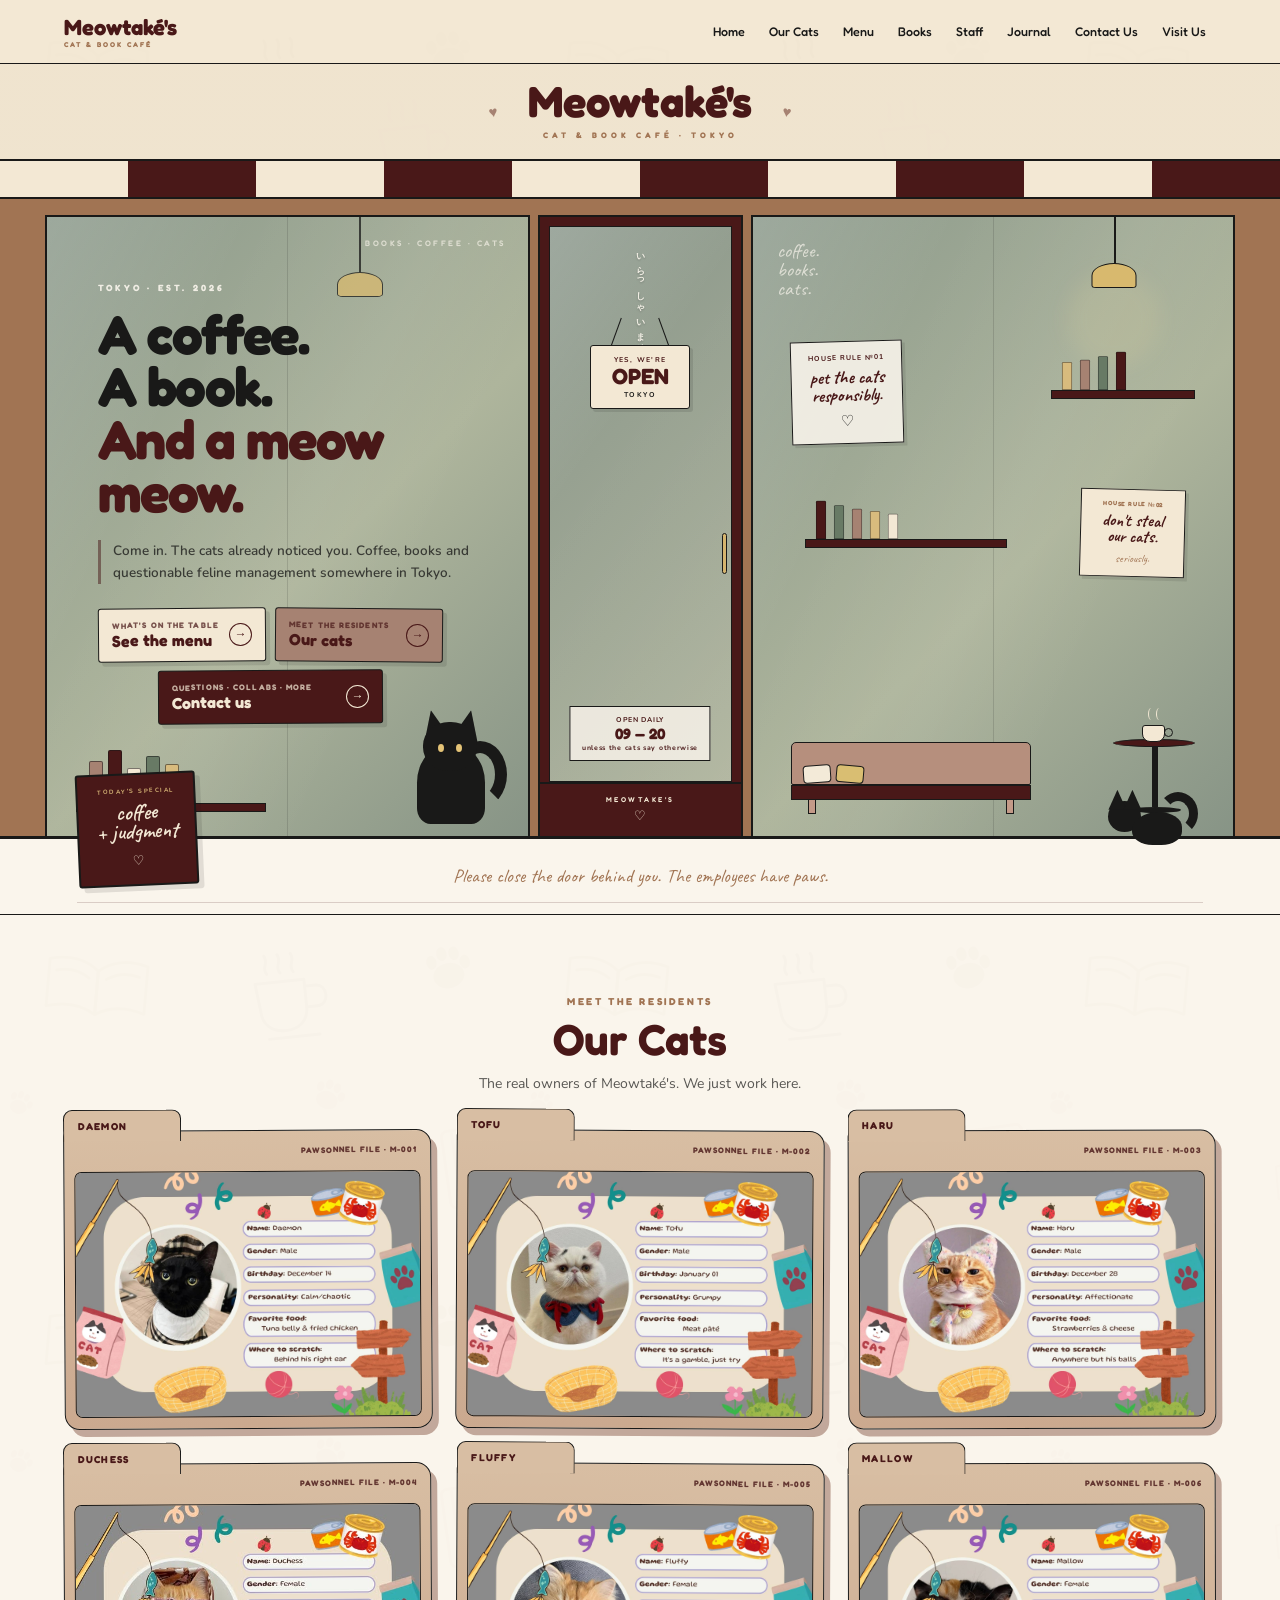
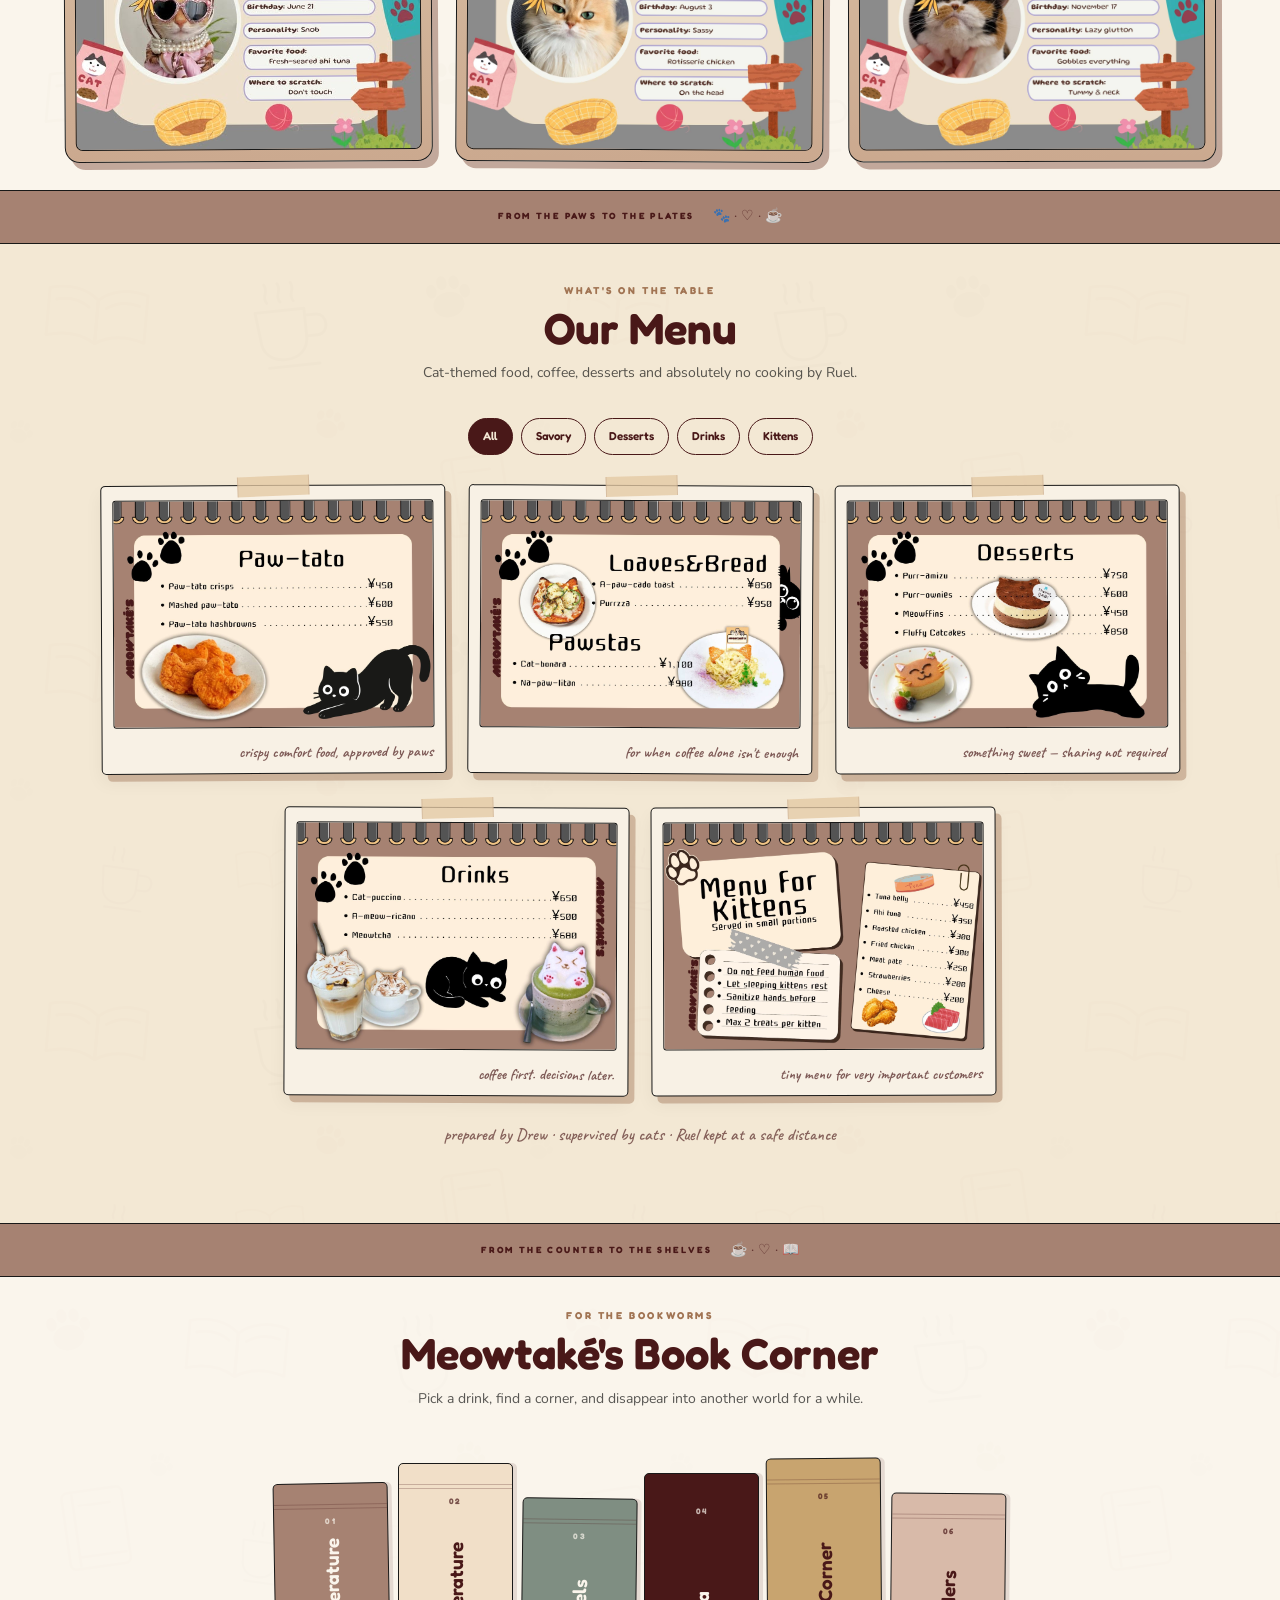
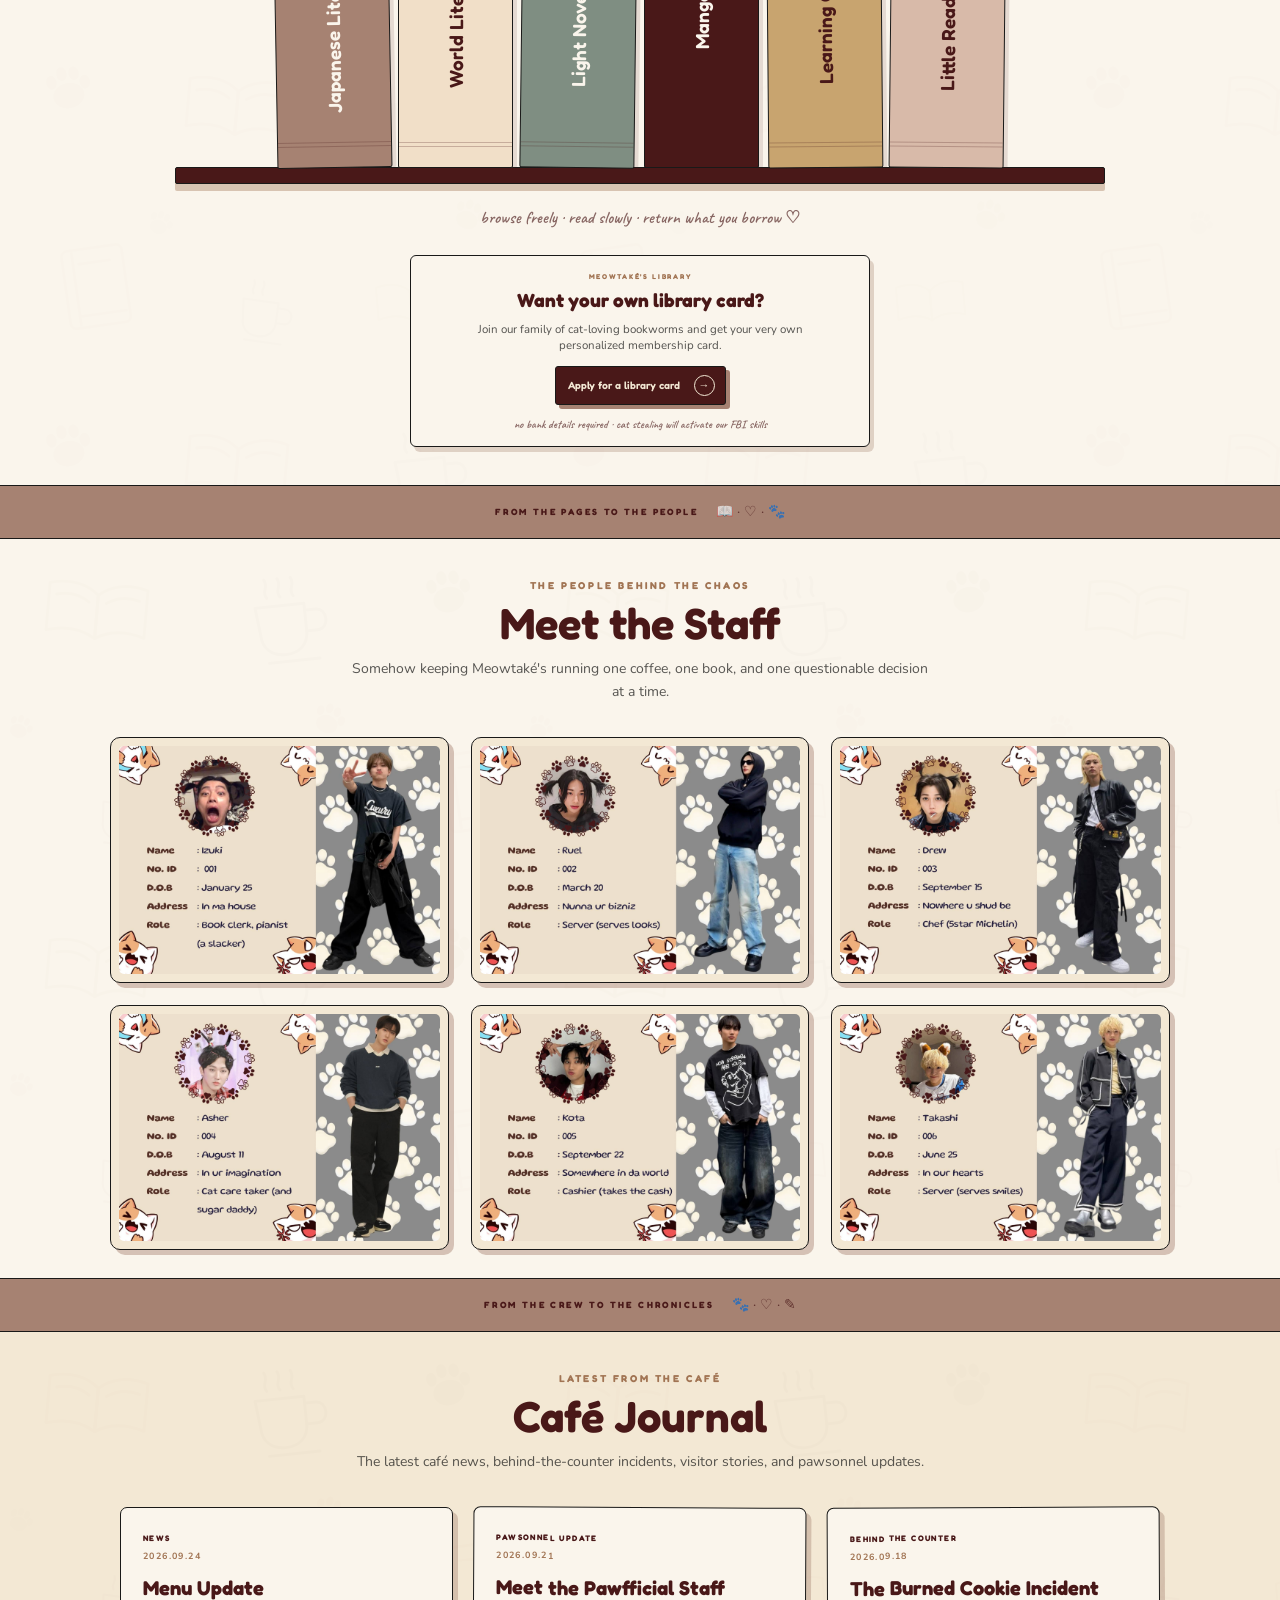
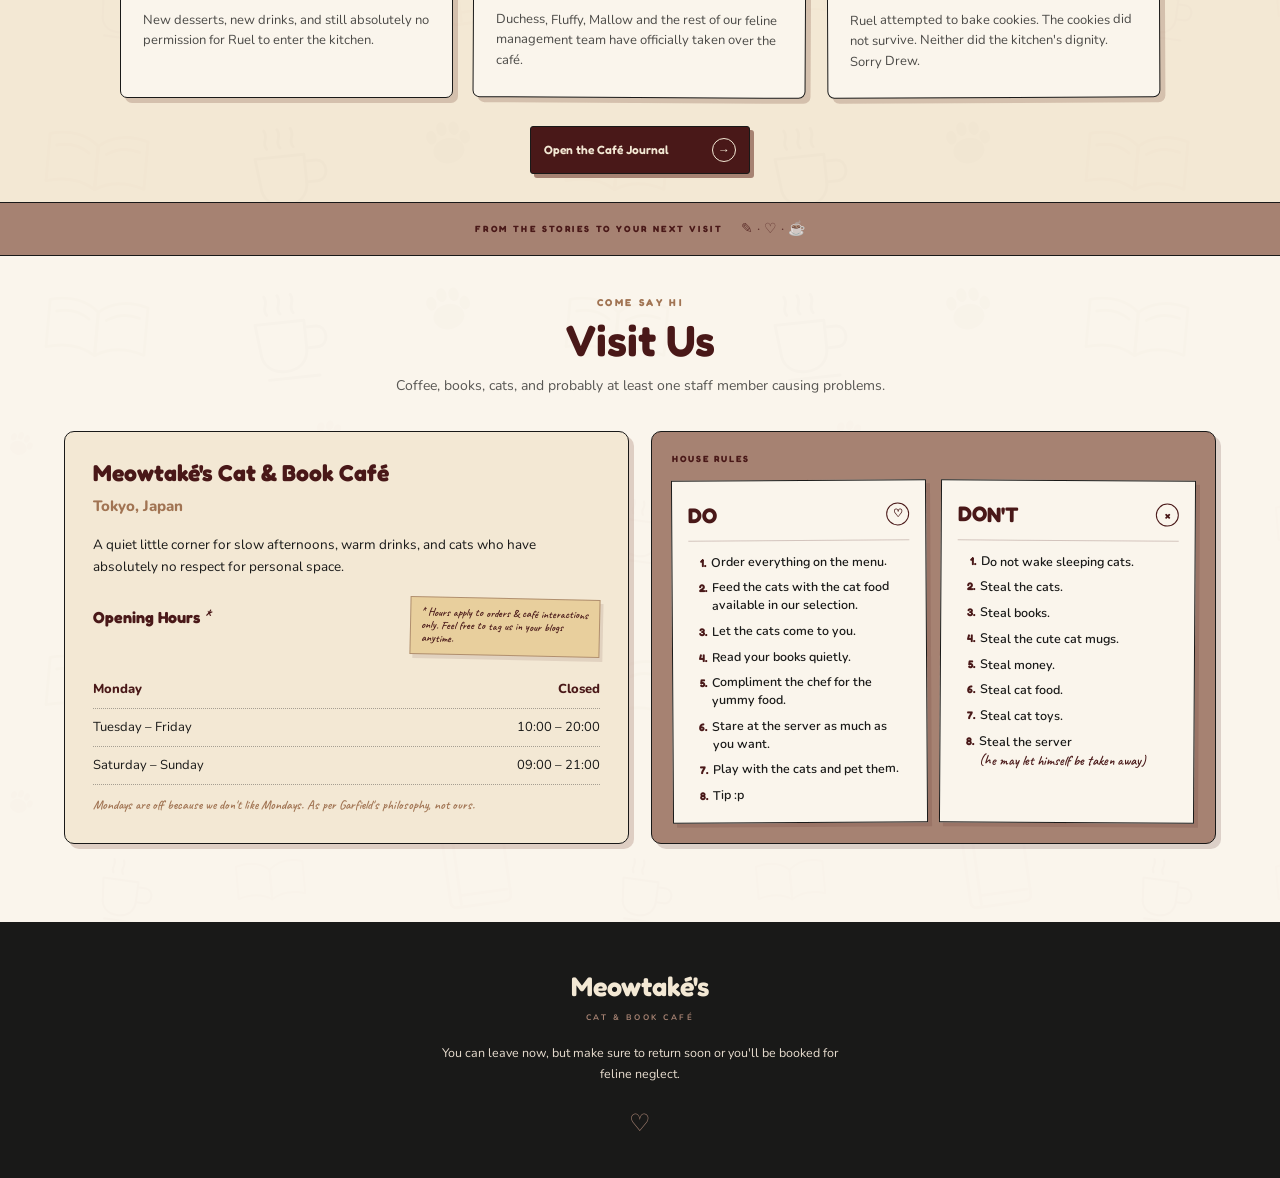
<file: index.html>
<!DOCTYPE html>
<html lang="en">
<head>
    <meta charset="UTF-8">
    <meta name="viewport" content="width=device-width, initial-scale=1.0">
    <meta name="description" content="Meowtaké's Cat & Book Café — coffee, books, cats and questionable staff decisions.">
    <title>Meowtaké's Cat & Book Café</title>
    <link rel="icon" type="image/svg+xml" href="favicon.svg">
    <meta property="og:title" content="Meowtaké's Cat & Book Café">
    <meta property="og:description" content="Coffee, books, cats and questionable feline management somewhere in Tokyo.">
    <meta property="og:type" content="website">
    <meta property="og:url" content="https://meowtake.github.io/meowtake/">
    <meta property="og:image" content="https://meowtake.github.io/meowtake/images/preview.jpg">
<meta name="twitter:card" content="summary_large_image">
<meta name="twitter:title" content="Meowtaké's Cat & Book Café">
<meta name="twitter:description" content="Coffee, books, cats and questionable feline management somewhere in Tokyo.">
<meta name="twitter:image" content="https://meowtake.github.io/meowtake/images/preview.jpg">
    <link rel="preconnect" href="https://fonts.googleapis.com">
    <link rel="preconnect" href="https://fonts.gstatic.com" crossorigin>
    <link href="https://fonts.googleapis.com/css2?family=Caveat:wght@500;600;700&family=Fredoka:wght@400;500;600;700&family=Nunito:wght@400;500;600;700;800&display=swap" rel="stylesheet">
    <link rel="stylesheet" href="style.css">
</head>

<body class="home-page">

    <!-- HEADER -->
    <header class="site-header">
        <a href="#home" class="logo" aria-label="Meowtaké's home">
            <strong>Meowtaké's</strong>
            <span>CAT &amp; BOOK CAFÉ</span>
        </a>

        <button class="menu-toggle" type="button" aria-label="Open navigation" aria-expanded="false" aria-controls="main-navigation">☰</button>

        <nav class="main-nav" id="main-navigation">
            <a href="#home">Home</a>
            <a href="#cats">Our Cats</a>
            <a href="#menu">Menu</a>
            <a href="#books">Books</a>
            <a href="#staff">Staff</a>
            <a href="journal.html">Journal</a>
            <a href="contact.html">Contact Us</a>
            <a href="#visit">Visit Us</a>
        </nav>
    </header>

    <main>

        <!-- HERO — FULL CAFÉ ENTRY -->
        <section class="entry-hero" id="home">
            <div class="entry-main-sign">
                <span class="entry-sign-paw" aria-hidden="true">♥</span>
                <div class="entry-brand">
                    <strong>Meowtaké's</strong>
                    <span>CAT &amp; BOOK CAFÉ · TOKYO</span>
                </div>
                <span class="entry-sign-paw" aria-hidden="true">♥</span>
            </div>

            <div class="entry-awning" aria-hidden="true">
                <span></span><span></span><span></span><span></span><span></span>
                <span></span><span></span><span></span><span></span><span></span>
            </div>

            <div class="entry-front">

                <!-- LEFT WINDOW -->
                <div class="entry-window entry-copy-window">
                    <div class="entry-glass-shine" aria-hidden="true"></div>
                    <p class="window-small-writing">BOOKS · COFFEE · CATS</p>

                    <div class="left-window-lamp" aria-hidden="true"><span></span></div>

                    <div class="entry-copy">
                        <p class="entry-eyebrow">TOKYO · EST. 2026</p>

                        <h1>
                            A coffee.<br>
                            A book.<br>
                            <span>And a meow meow.</span>
                        </h1>

                        <p class="entry-description">
                            Come in. The cats already noticed you. Coffee, books and questionable feline management somewhere in Tokyo.
                        </p>

                        <div class="entry-actions">
                            <a href="#menu" class="entry-action-card menu-card">
                                <span class="action-mini">WHAT'S ON THE TABLE</span>
                                <strong>See the menu</strong>
                                <span class="action-arrow" aria-hidden="true">→</span>
                            </a>

                            <a href="#cats" class="entry-action-card cats-card">
                                <span class="action-mini">MEET THE RESIDENTS</span>
                                <strong>Our cats</strong>
                                <span class="action-arrow" aria-hidden="true">→</span>
                            </a>

                            <a href="contact.html" class="entry-action-card contact-card">
                                <span class="action-mini">QUESTIONS · COLLABS · MORE</span>
                                <strong>Contact us</strong>
                                <span class="action-arrow" aria-hidden="true">→</span>
                            </a>
                        </div>
                    </div>

                    <div class="entry-book-shelf" aria-hidden="true">
                        <span class="entry-book book-one"></span>
                        <span class="entry-book book-two"></span>
                        <span class="entry-book book-three"></span>
                        <span class="entry-book book-four"></span>
                        <span class="entry-book book-five"></span>
                    </div>

                    <div class="entry-window-cat" aria-hidden="true">
                        <span class="entry-cat-ear left-ear"></span>
                        <span class="entry-cat-ear right-ear"></span>
                        <div class="entry-cat-head"><i></i><i></i></div>
                        <div class="entry-cat-body"></div>
                        <div class="entry-cat-tail"></div>
                    </div>
                </div>

                <!-- CENTER DOOR -->
                <div class="entry-door">
                    <div class="door-window">
                        <p class="door-japanese">いらっしゃいませ</p>

                        <div class="entry-open-holder" aria-label="Yes, we're open">
                            <span class="open-rope rope-left" aria-hidden="true"></span>
                            <span class="open-rope rope-right" aria-hidden="true"></span>
                            <div class="entry-open-sign">
                                <small>YES, WE'RE</small>
                                <strong>OPEN</strong>
                                <span>TOKYO</span>
                            </div>
                        </div>

                        <div class="door-hours">
                            <span>OPEN DAILY</span>
                            <strong>09 — 20</strong>
                            <small>unless the cats say otherwise</small>
                        </div>
                    </div>

                    <div class="entry-door-handle" aria-hidden="true"></div>

                    <div class="door-bottom-panel">
                        <span>MEOWTAKE'S</span>
                        <small>♡</small>
                    </div>
                </div>

                <!-- RIGHT WINDOW -->
                <div class="entry-window entry-interior-window">
                    <div class="entry-glass-shine" aria-hidden="true"></div>

                    <p class="window-quote">coffee.<br>books.<br>cats.</p>

                    <div class="window-poster">
                        <small>HOUSE RULE №01</small>
                        <strong>pet the cats<br>responsibly.</strong>
                        <span>♡</span>
                    </div>
                    
                    <div class="window-cat-warning">
    <small>HOUSE RULE №02</small>
    <strong>don't steal<br>our cats.</strong>
    <span>seriously.</span>
</div>

                    <div class="entry-lamp" aria-hidden="true">
                        <div class="lamp-wire"></div>
                        <div class="lamp-shade"></div>
                        <div class="lamp-glow"></div>
                    </div>

                    <div class="interior-shelf" aria-hidden="true">
                        <span class="entry-book book-two"></span>
                        <span class="entry-book book-four"></span>
                        <span class="entry-book book-one"></span>
                        <span class="entry-book book-five"></span>
                        <span class="entry-book book-three"></span>
                    </div>

                    <div class="interior-shelf second-interior-shelf" aria-hidden="true">
                        <span class="entry-book book-five"></span>
                        <span class="entry-book book-one"></span>
                        <span class="entry-book book-four"></span>
                        <span class="entry-book book-two"></span>
                    </div>

                    <div class="window-bench" aria-hidden="true">
                        <div class="bench-back"></div>
                        <div class="bench-seat"></div>
                        <div class="bench-leg leg-left"></div>
                        <div class="bench-leg leg-right"></div>
                        <div class="bench-cushion cushion-one"></div>
                        <div class="bench-cushion cushion-two"></div>
                    </div>

                    <div class="entry-table" aria-hidden="true">
                        <div class="entry-coffee">
                            <span class="coffee-body"></span>
                            <span class="coffee-handle"></span>
                            <i class="steam steam-one"></i>
                            <i class="steam steam-two"></i>
                        </div>
                        <div class="entry-table-top"></div>
                        <div class="entry-table-leg"></div>
                        <div class="entry-table-foot"></div>
                    </div>
                </div>
            </div>

            <div class="entry-sidewalk">
                <div class="entry-board">
                    <small>TODAY'S SPECIAL</small>
                    <strong>coffee<br>+ judgment</strong>
                    <span>♡</span>
                </div>

                <div class="entry-outside-cat" aria-hidden="true">
                    <div class="outside-head"></div>
                    <div class="outside-body"></div>
                    <div class="outside-tail"></div>
                </div>

                <p class="sidewalk-message">Please close the door behind you. The employees have paws.</p>
            </div>
        </section>

        <!-- OUR CATS -->
        <section class="cats-section" id="cats">
            <div class="section-heading">
                <p>MEET THE RESIDENTS</p>
                <h2>Our Cats</h2>
                <span>The real owners of Meowtaké's. We just work here.</span>
            </div>

            <div class="cats-grid">
                <article class="cat-card" data-cat-name="DAEMON" data-file="PAWSONNEL FILE · M-001">
                    <img src="images/daemon.jpg" alt="Daemon's Meowtaké's profile" class="cat-profile" loading="lazy">
                </article>

                <article class="cat-card" data-cat-name="TOFU" data-file="PAWSONNEL FILE · M-002">
                    <img src="images/tofu.jpg" alt="Tofu's Meowtaké's profile" class="cat-profile" loading="lazy">
                </article>

                <article class="cat-card" data-cat-name="HARU" data-file="PAWSONNEL FILE · M-003">
                    <img src="images/haru.jpg" alt="Haru's Meowtaké's profile" class="cat-profile" loading="lazy">
                </article>

                <article class="cat-card" data-cat-name="DUCHESS" data-file="PAWSONNEL FILE · M-004">
                    <img src="images/duchess.jpg" alt="Duchess' Meowtaké's profile" class="cat-profile" loading="lazy">
                </article>

                <article class="cat-card" data-cat-name="FLUFFY" data-file="PAWSONNEL FILE · M-005">
                    <img src="images/fluffy.jpg" alt="Fluffy's Meowtaké's profile" class="cat-profile" loading="lazy">
                </article>

                <article class="cat-card" data-cat-name="MALLOW" data-file="PAWSONNEL FILE · M-006">
                    <img src="images/mallow.jpg" alt="Mallow's Meowtaké's profile" class="cat-profile" loading="lazy">
                </article>
            </div>
        </section>

        <div class="cats-menu-divider">
    <span>FROM THE PAWS TO THE PLATES</span>
    <span class="divider-symbol">🐾 · ♡ · ☕</span>
</div>

        <!-- MENU -->
        <section class="menu-section" id="menu">
            <div class="section-heading">
                <p>WHAT'S ON THE TABLE</p>
                <h2>Our Menu</h2>
                <span>Cat-themed food, coffee, desserts and absolutely no cooking by Ruel.</span>
            </div>

            <div class="menu-filters" aria-label="Menu filters">
                <button class="menu-filter active" type="button" data-filter="all">All</button>
                <button class="menu-filter" type="button" data-filter="savory">Savory</button>
                <button class="menu-filter" type="button" data-filter="desserts">Desserts</button>
                <button class="menu-filter" type="button" data-filter="drinks">Drinks</button>
                <button class="menu-filter" type="button" data-filter="kittens">Kittens</button>
            </div>

            <div class="menu-grid">
                <article class="menu-category" data-category="savory" data-note="crispy comfort food, approved by paws">
                    <img src="images/menu-pawtato.jpg" alt="Meowtaké's Paw-tato menu" class="menu-image" loading="lazy">
                </article>

                <article class="menu-category" data-category="savory" data-note="for when coffee alone isn't enough">
                    <img src="images/menu-savory.jpg" alt="Meowtaké's Loaves, Bread and Pawstas menu" class="menu-image" loading="lazy">
                </article>

                <article class="menu-category" data-category="desserts" data-note="something sweet — sharing not required">
                    <img src="images/menu-desserts.jpg" alt="Meowtaké's desserts menu" class="menu-image" loading="lazy">
                </article>

                <article class="menu-category" data-category="drinks" data-note="coffee first. decisions later.">
                    <img src="images/menu-drinks.jpg" alt="Meowtaké's drinks menu" class="menu-image" loading="lazy">
                </article>

                <article class="menu-category" data-category="kittens" data-note="tiny menu for very important customers">
                    <img src="images/menu-kittens.jpg" alt="Meowtaké's menu for kittens" class="menu-image" loading="lazy">
                </article>
            </div>

            <p class="menu-footer-note">prepared by Drew · supervised by cats · Ruel kept at a safe distance</p>
        </section>
        <div class="menu-books-divider">
    <span>FROM THE COUNTER TO THE SHELVES</span>
    <span class="divider-symbol">☕ · ♡ · 📖</span>
</div>

        <!-- =====================================================
     BOOK CORNER
====================================================== -->
<section class="books-section" id="books">

    <div class="section-heading">
        <p>FOR THE BOOKWORMS</p>

        <h2>Meowtaké's Book Corner</h2>

        <span>
            Pick a drink, find a corner, and disappear
            into another world for a while.
        </span>
    </div>


    <div class="book-shelf">

        <div class="book-spines">

            <article class="book-spine spine-japanese">
                <span class="spine-number">01</span>
                <h3>Japanese Literature</h3>
            </article>

            <article class="book-spine spine-world">
                <span class="spine-number">02</span>
                <h3>World Literature</h3>
            </article>

            <article class="book-spine spine-light">
                <span class="spine-number">03</span>
                <h3>Light Novels</h3>
            </article>

            <article class="book-spine spine-manga">
                <span class="spine-number">04</span>
                <h3>Manga</h3>
            </article>

            <article class="book-spine spine-learning">
                <span class="spine-number">05</span>
                <h3>Learning Corner</h3>
            </article>

            <article class="book-spine spine-little">
                <span class="spine-number">06</span>
                <h3>Little Readers</h3>
            </article>

        </div>

        <div class="book-shelf-board"></div>

        <p class="book-shelf-note">
            browse freely · read slowly · return what you borrow ♡
        </p>

    </div>

    <div class="library-card-cta">

    <div class="library-card-copy">
        <span class="library-card-label">
            MEOWTAKÉ'S LIBRARY
        </span>

        <h3>Want your own library card?</h3>

        <p>
            Join our family of cat-loving bookworms and get
            your very own personalized membership card.
        </p>
    </div>

    <a
        href="https://tinyurl.com/meowtakelibrary"
        target="_blank"
        rel="noopener noreferrer"
        class="library-card-button"
    >
        <span>Apply for a library card</span>
        <b>→</b>
    </a>

    <p class="library-card-warning">
        no bank details required · cat stealing will activate our FBI skills
    </p>

</div>

</section>
<div class="books-staff-divider">
    <span>FROM THE PAGES TO THE PEOPLE</span>
    <span class="divider-symbol">📖 · ♡ · 🐾</span>
</div>
        
        <!-- STAFF -->
        <section class="staff-section" id="staff">
            <div class="section-heading">
                <p>THE PEOPLE BEHIND THE CHAOS</p>
                <h2>Meet the Staff</h2>
                <span>Somehow keeping Meowtaké's running one coffee, one book, and one questionable decision at a time.</span>
            </div>

            <div class="staff-grid">
                <article class="staff-card">
                    <img src="images/izuki.jpg" alt="Izuki's Meowtaké's staff profile" class="staff-profile" loading="lazy">
                </article>

                <article class="staff-card">
                    <img src="images/ruel.jpg" alt="Ruel's Meowtaké's staff profile" class="staff-profile" loading="lazy">
                </article>

                <article class="staff-card">
                    <img src="images/drew.jpg" alt="Drew's Meowtaké's staff profile" class="staff-profile" loading="lazy">
                </article>

                <article class="staff-card">
    <img
        src="images/asher.jpg"
        alt="Asher's Meowtaké's staff profile"
        class="staff-profile"
        loading="lazy"
    >
</article>

<article class="staff-card">
    <img
        src="images/kota.jpg"
        alt="Kota's Meowtaké's staff profile"
        class="staff-profile"
        loading="lazy"
    >
</article>

<article class="staff-card">
    <img
        src="images/takashi.jpg"
        alt="Takashi's Meowtaké's staff profile"
        class="staff-profile"
        loading="lazy"
    >
</article>
            </div>
        </section>

        <div class="staff-journal-divider">
    <span>FROM THE CREW TO THE CHRONICLES</span>
    <span class="divider-symbol">🐾 · ♡ · ✎</span>
</div>
        <!-- CAFÉ JOURNAL PREVIEW -->
        <section class="journal-section" id="journal">
            <div class="section-heading">
                <p>LATEST FROM THE CAFÉ</p>
                <h2>Café Journal</h2>
                <span>The latest café news, behind-the-counter incidents, visitor stories, and pawsonnel updates.</span>
            </div>

            <div class="journal-grid">
                <article class="journal-card" data-journal-category="news" data-date="2026-09-24">
                    <p class="journal-category">NEWS</p>
                    <p class="journal-date">2026.09.24</p>
                    <h3>Menu Update</h3>
                    <p>New desserts, new drinks, and still absolutely no permission for Ruel to enter the kitchen.</p>
                </article>

                <article class="journal-card" data-journal-category="pawsonnel" data-date="2026-09-21">
                    <p class="journal-category">PAWSONNEL UPDATE</p>
                    <p class="journal-date">2026.09.21</p>
                    <h3>Meet the Pawfficial Staff</h3>
                    <p>Duchess, Fluffy, Mallow and the rest of our feline management team have officially taken over the café.</p>
                </article>

                <article class="journal-card" data-journal-category="behind" data-date="2026-09-18">
                    <p class="journal-category">BEHIND THE COUNTER</p>
                    <p class="journal-date">2026.09.18</p>
                    <h3>The Burned Cookie Incident</h3>
                    <p>Ruel attempted to bake cookies. The cookies did not survive. Neither did the kitchen's dignity. Sorry Drew.</p>
                </article>
            </div>

            <div class="journal-more">
                <a href="journal.html" class="journal-more-button">
                    <span>Open the Café Journal</span>
                    <span class="journal-more-arrow" aria-hidden="true">→</span>
                </a>
            </div>
        </section>
<div class="journal-visit-divider">
    <span>FROM THE STORIES TO YOUR NEXT VISIT</span>
    <span class="divider-symbol">✎ · ♡ · ☕</span>
</div>
        <!-- VISIT US -->
        <section class="visit-section" id="visit">
            <div class="section-heading">
                <p>COME SAY HI</p>
                <h2>Visit Us</h2>
                <span>Coffee, books, cats, and probably at least one staff member causing problems.</span>
            </div>

            <div class="visit-grid">
                <article class="visit-info">
                    <h3>Meowtaké's Cat &amp; Book Café</h3>
                    <p class="visit-location">Tokyo, Japan</p>
                    <p>A quiet little corner for slow afternoons, warm drinks, and cats who have absolutely no respect for personal space.</p>

                    <div class="opening-hours">

    <div class="opening-hours-heading">
        <h4>
            Opening Hours<span class="hours-asterisk">*</span>
        </h4>

        <div class="hours-sticky">
            * Hours apply to orders &amp; café interactions only.
            Feel free to tag us in your blogs anytime.
        </div>
    </div>

    <div class="hours-row hours-closed">
        <span>Monday</span>
        <span>Closed</span>
    </div>

    <div class="hours-row">
        <span>Tuesday – Friday</span>
        <span>10:00 – 20:00</span>
    </div>

    <div class="hours-row">
        <span>Saturday – Sunday</span>
        <span>09:00 – 21:00</span>
    </div>

  <p class="monday-note">
    Mondays are off because we don't like Mondays.
    <span class="garfield-line">
        As per Garfield's philosophy, not ours.
    </span>
</p>

</div>
                </article>

                <article class="house-rules rules-split-card">
                    <p class="rules-label">HOUSE RULES</p>

                    <div class="rules-columns">
                        <div class="rules-column rules-do">
                            <h3>DO <span aria-hidden="true">♡</span></h3>
                            <ol>
                                <li>Order everything on the menu.</li>
                                <li>Feed the cats with the cat food available in our selection.</li>
                                <li>Let the cats come to you.</li>
                                <li>Read your books quietly.</li>
                                <li>Compliment the chef for the yummy food.</li>
                                <li>Stare at the server as much as you want.</li>
                                <li>Play with the cats and pet them.</li>
                                <li>Tip :p</li>
                            </ol>
                        </div>

                        <div class="rules-column rules-dont">
                            <h3>DON'T <span aria-hidden="true">×</span></h3>
                            <ol>
                                <li>Do not wake sleeping cats.</li>
                                <li>Steal the cats.</li>
                                <li>Steal books.</li>
                                <li>Steal the cute cat mugs.</li>
                                <li>Steal money.</li>
                                <li>Steal cat food.</li>
                                <li>Steal cat toys.</li>
                                <li>Steal the server <small>(he may let himself be taken away)</small></li>
                            </ol>
                        </div>
                    </div>
                </article>
            </div>
        </section>

    </main>

    <!-- FOOTER -->
    <footer class="site-footer">
        <div class="footer-brand">
            <h2>Meowtaké's</h2>
            <p>CAT &amp; BOOK CAFÉ</p>
        </div>

        <p class="footer-message">
            You can leave now, but make sure to return soon or you'll be booked for<br>
            feline neglect.
        </p>

        <div class="footer-divider" aria-hidden="true">♡</div>
    </footer>

    <script src="script.js"></script>
</body>
</html>
</file>
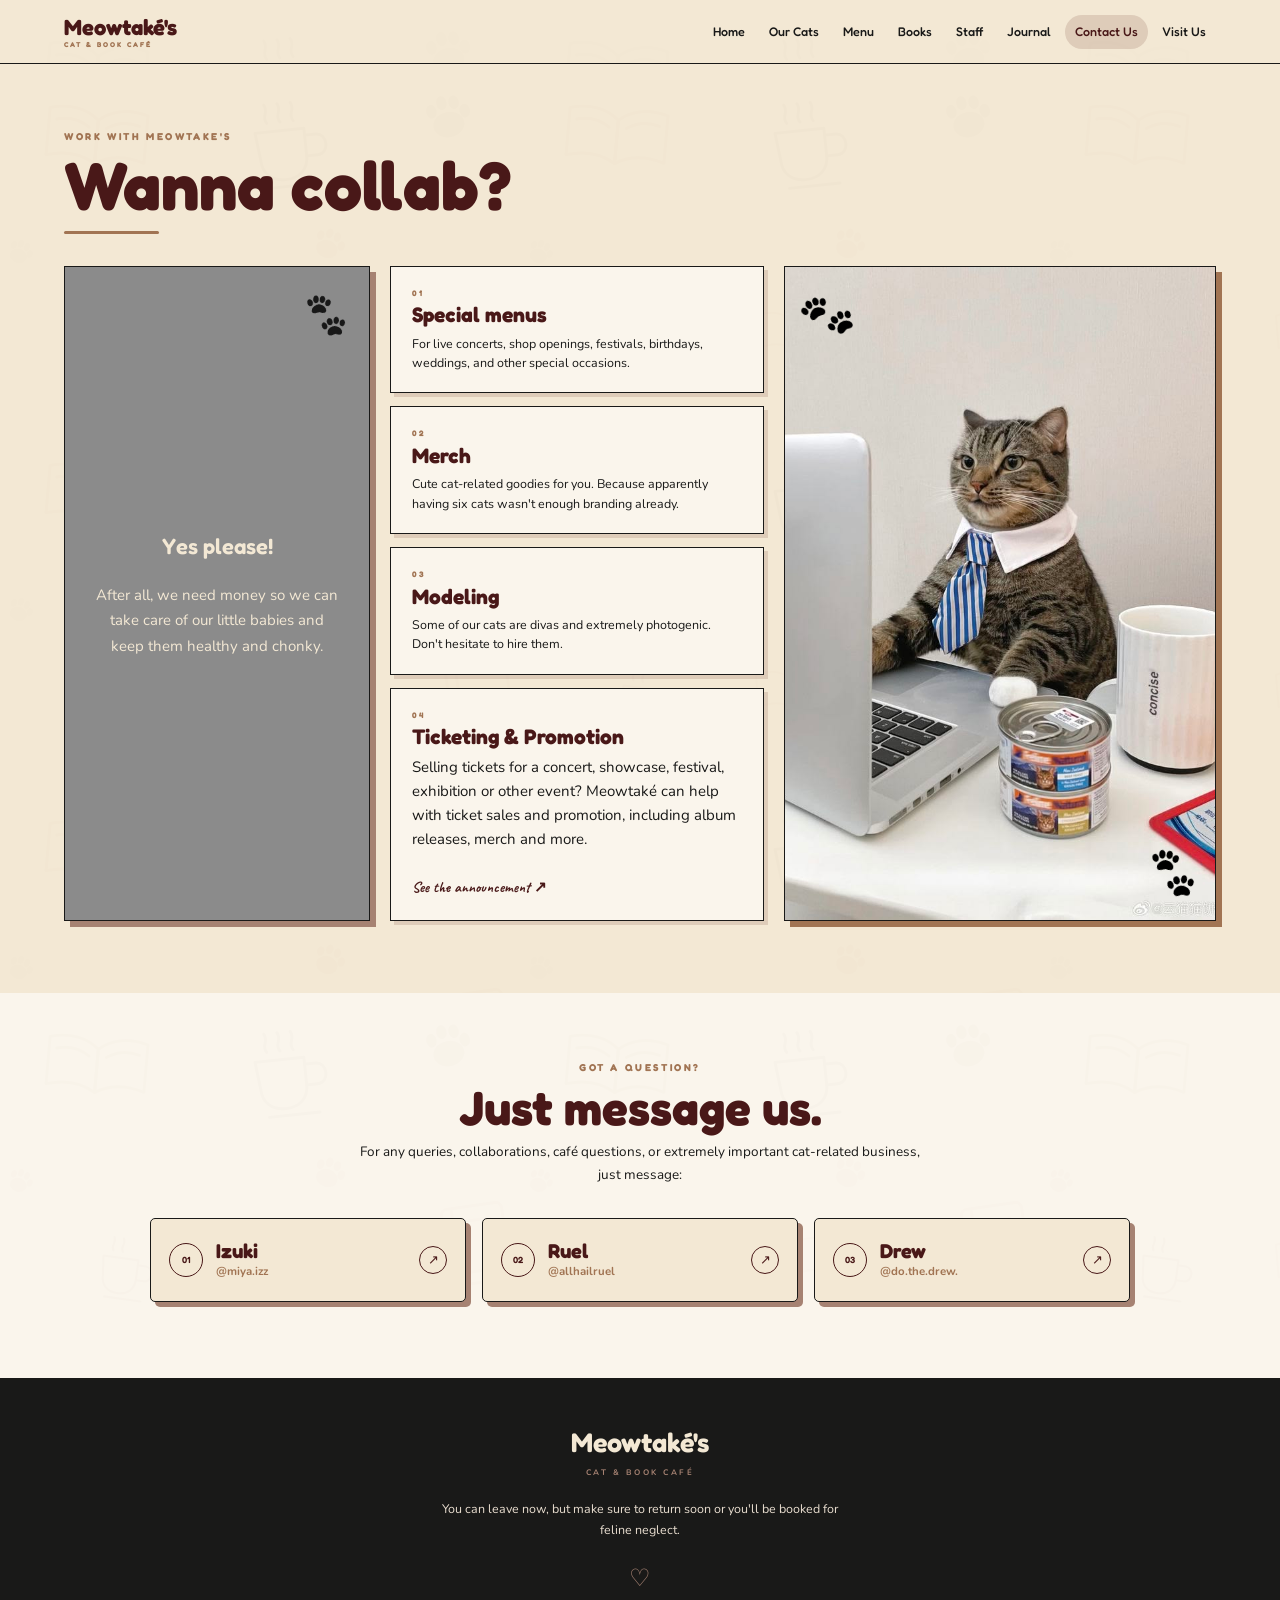
<file: contact.html>
<!DOCTYPE html>
<html lang="en">

<head>
    <meta charset="UTF-8">
    <meta name="viewport" content="width=device-width, initial-scale=1.0">

    <meta
        name="description"
        content="Collaborations and contact information for Meowtaké's Cat & Book Café."
    >

    <title>Contact Us | Meowtaké's Cat & Book Café</title>
    <link rel="icon" type="image/svg+xml" href="favicon.svg">
    <!-- Google Fonts -->
    <link rel="preconnect" href="https://fonts.googleapis.com">
    <link rel="preconnect" href="https://fonts.gstatic.com" crossorigin>

    <link
        href="https://fonts.googleapis.com/css2?family=Caveat:wght@500;600;700&family=Fredoka:wght@400;500;600;700&family=Nunito:wght@400;500;600;700;800&display=swap"
        rel="stylesheet"
    >

    <link rel="stylesheet" href="style.css">
</head>

<body class="contact-page-body">

    <!-- =====================================================
         HEADER
    ====================================================== -->
    <header class="site-header">
        <a href="index.html" class="logo" aria-label="Meowtaké's home">
            <strong>Meowtaké's</strong>
            <span>CAT &amp; BOOK CAFÉ</span>
        </a>

        <button
            class="menu-toggle"
            type="button"
            aria-label="Open navigation"
            aria-expanded="false"
            aria-controls="main-navigation"
        >
            ☰
        </button>

        <nav class="main-nav" id="main-navigation">
            <a href="index.html">Home</a>
            <a href="index.html#cats">Our Cats</a>
            <a href="index.html#menu">Menu</a>
            <a href="index.html#books">Books</a>
            <a href="index.html#staff">Staff</a>
            <a href="journal.html">Journal</a>
            <a href="contact.html" aria-current="page">Contact Us</a>
            <a href="index.html#visit">Visit Us</a>
        </nav>
    </header>


    <main class="contact-page">

        <!-- =====================================================
             CONTACT / COLLAB HERO
        ====================================================== -->
        <section class="contact-hero">

            <div class="contact-heading">
                <p class="section-eyebrow">
                    WORK WITH MEOWTAKE'S
                </p>

                <h1>Wanna collab?</h1>

                <div class="contact-heading-line" aria-hidden="true"></div>
            </div>


            <div class="contact-layout">

                <!-- INTRO -->
                <article class="contact-intro">
                    <span class="contact-paw" aria-hidden="true">
                        🐾
                    </span>

                    <p class="contact-yes">
                        Yes please!
                    </p>

                    <p>
                        After all, we need money so we can take care
                        of our little babies and keep them healthy
                        and chonky.
                    </p>
                </article>


                <!-- SERVICES -->
                <div class="contact-services">

                    <article class="contact-service-card">
                        <p class="service-number">01</p>

                        <h2>Special menus</h2>

                        <p>
                            For live concerts, shop openings, festivals,
                            birthdays, weddings, and other special occasions.
                        </p>
                    </article>


                    <article class="contact-service-card">
                        <p class="service-number">02</p>

                        <h2>Merch</h2>

                        <p>
                            Cute cat-related goodies for you. Because apparently
                            having six cats wasn't enough branding already.
                        </p>
                    </article>


                    <article class="contact-service-card">
                        <p class="service-number">03</p>

                        <h2>Modeling</h2>

                        <p>
                            Some of our cats are divas and extremely photogenic.
                            Don't hesitate to hire them.
                        </p>
                    </article>


                    <article class="contact-service-card">

    <p class="service-number">
        04
    </p>

    <h2>
        Ticketing &amp; Promotion
    </h2>

    <p>
        Selling tickets for a concert, showcase, festival,
        exhibition or other event? Meowtaké can help with
        ticket sales and promotion, including album releases,
        merch and more.
    </p>

    <a
        href="https://www.facebook.com/meowtake.cafe/posts/pfbid0kzh9edCjaor8uYoRDWXe2f1abcmu8H6efrfekfYKVfCRrno9S7pRY7syZTt41T9Tl"
        target="_blank"
        rel="noopener noreferrer"
        class="service-post-link"
    >
        See the announcement ↗
    </a>

</article>
                </div>


                <!-- CAT VISUAL -->
                <figure class="contact-photo">
                    <img
                        src="images/contact-cat.jpg"
                        alt="One of Meowtaké's cats"
                        loading="lazy"
                    >

                    <span class="photo-paw paw-one" aria-hidden="true">
                        🐾
                    </span>

                    <span class="photo-paw paw-two" aria-hidden="true">
                        🐾
                    </span>
                </figure>

            </div>

        </section>


        <!-- =====================================================
             CONTACT PEOPLE
        ====================================================== -->
        <section class="contact-people">

            <p class="section-eyebrow">
                GOT A QUESTION?
            </p>

            <h2>Just message us.</h2>

            <p class="contact-people-intro">
                For any queries, collaborations, café questions,
                or extremely important cat-related business,
                just message:
            </p>


            <div class="contact-person-grid">

                <a
                    href="https://www.facebook.com/izzukey"
                    target="_blank"
                    rel="noopener noreferrer"
                    class="contact-person"
                >
                    <span class="contact-person-number">
                        01
                    </span>

                    <div class="contact-person-copy">
                        <strong>Izuki</strong>
                        <small>@miya.izz</small>
                    </div>

                    <b aria-hidden="true">↗</b>
                </a>


                <a
                    href="https://www.facebook.com/allhailruel"
                    target="_blank"
                    rel="noopener noreferrer"
                    class="contact-person"
                >
                    <span class="contact-person-number">
                        02
                    </span>

                    <div class="contact-person-copy">
                        <strong>Ruel</strong>
                        <small>@allhailruel</small>
                    </div>

                    <b aria-hidden="true">↗</b>
                </a>


                <a
                    href="https://www.facebook.com/do.the.drew.8"
                    target="_blank"
                    rel="noopener noreferrer"
                    class="contact-person"
                >
                    <span class="contact-person-number">
                        03
                    </span>

                    <div class="contact-person-copy">
                        <strong>Drew</strong>
                        <small>@do.the.drew.</small>
                    </div>

                    <b aria-hidden="true">↗</b>
                </a>

            </div>

        </section>

    </main>


    <!-- =====================================================
         FOOTER
    ====================================================== -->
    <footer class="site-footer">
        <div class="footer-brand">
            <h2>Meowtaké's</h2>
            <p>CAT &amp; BOOK CAFÉ</p>
        </div>

        <p class="footer-message">
            You can leave now, but make sure to return soon
            or you'll be booked for<br>
            feline neglect.
        </p>

        <div class="footer-divider" aria-hidden="true">
            ♡
        </div>
    </footer>


    <script src="script.js"></script>
</body>

</html>
</file>
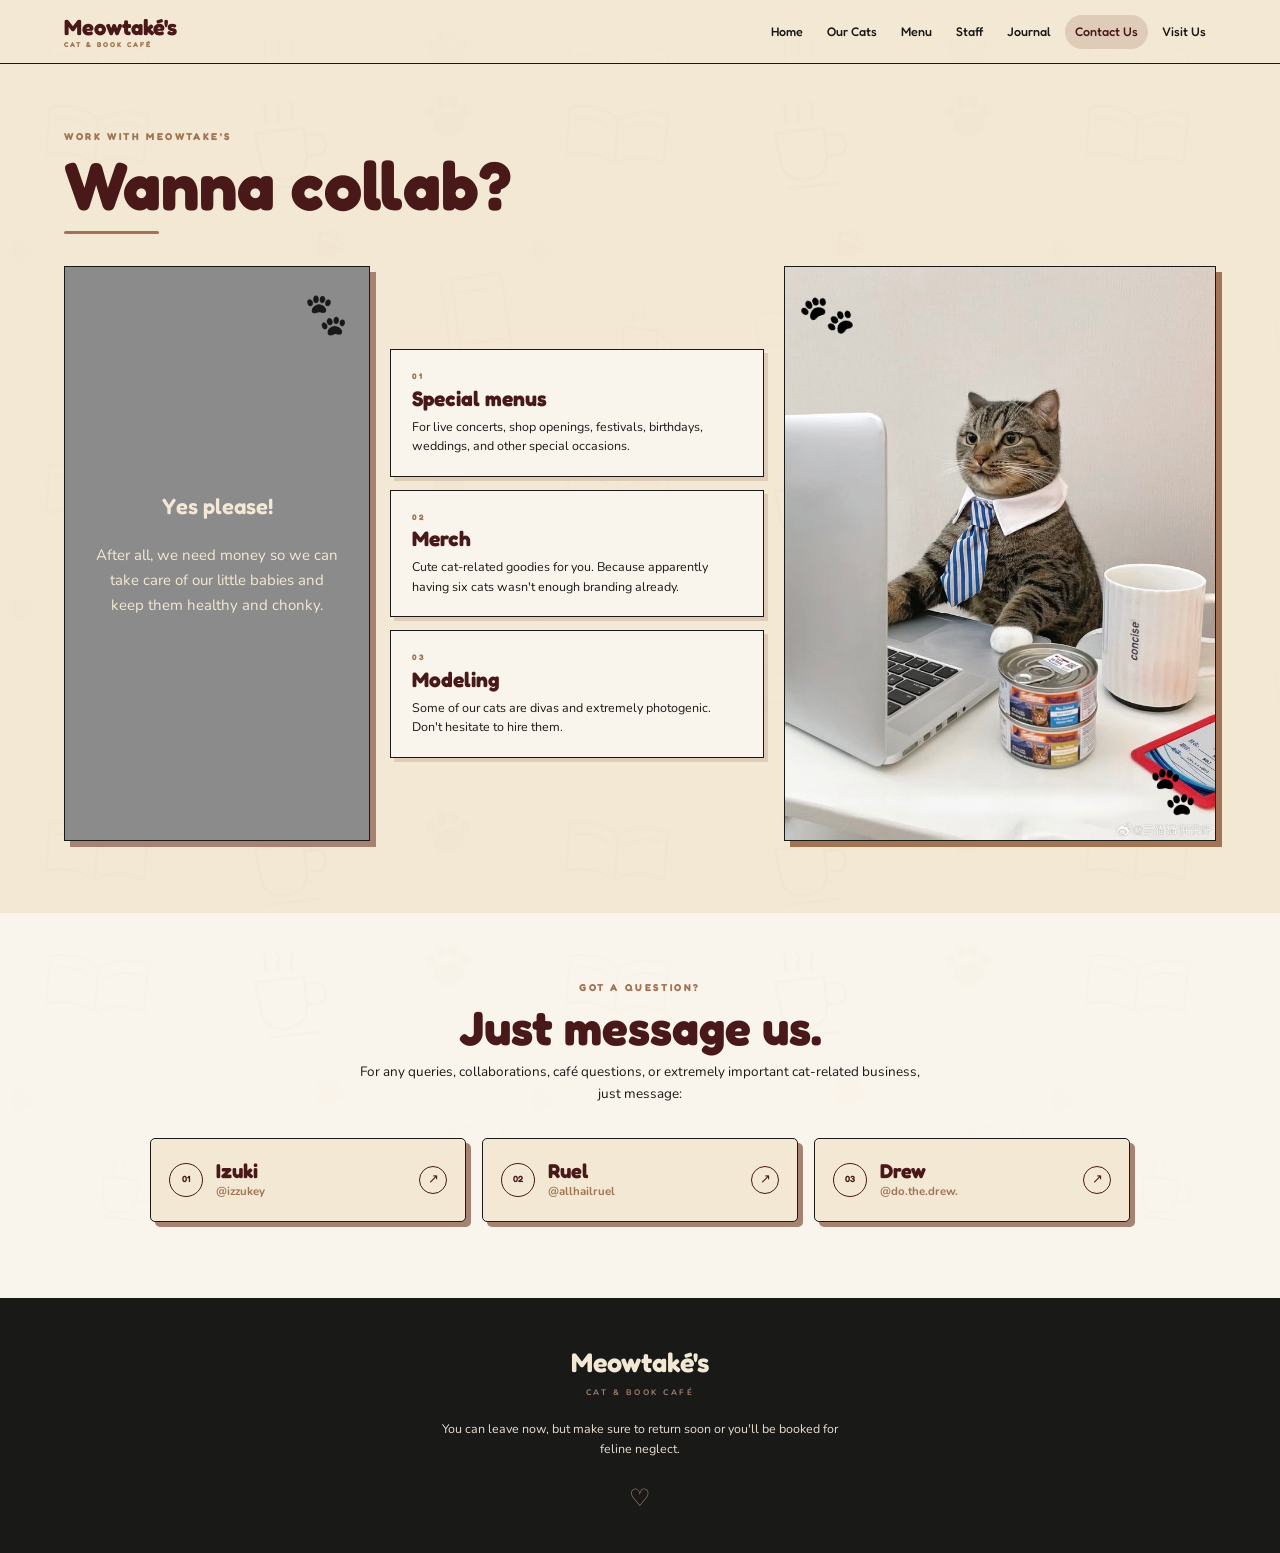
<file: contact_clean.html>
<!DOCTYPE html>
<html lang="en">

<head>
    <meta charset="UTF-8">
    <meta name="viewport" content="width=device-width, initial-scale=1.0">

    <meta
        name="description"
        content="Collaborations and contact information for Meowtaké's Cat & Book Café."
    >

    <title>Contact Us | Meowtaké's Cat & Book Café</title>

    <!-- Google Fonts -->
    <link rel="preconnect" href="https://fonts.googleapis.com">
    <link rel="preconnect" href="https://fonts.gstatic.com" crossorigin>

    <link
        href="https://fonts.googleapis.com/css2?family=Caveat:wght@500;600;700&family=Fredoka:wght@400;500;600;700&family=Nunito:wght@400;500;600;700;800&display=swap"
        rel="stylesheet"
    >

    <link rel="stylesheet" href="style.css">
</head>

<body class="contact-page-body">

    <!-- =====================================================
         HEADER
    ====================================================== -->
    <header class="site-header">
        <a href="index.html" class="logo" aria-label="Meowtaké's home">
            <strong>Meowtaké's</strong>
            <span>CAT &amp; BOOK CAFÉ</span>
        </a>

        <button
            class="menu-toggle"
            type="button"
            aria-label="Open navigation"
            aria-expanded="false"
            aria-controls="main-navigation"
        >
            ☰
        </button>

        <nav class="main-nav" id="main-navigation">
            <a href="index.html">Home</a>
            <a href="index.html#cats">Our Cats</a>
            <a href="index.html#menu">Menu</a>
            <a href="index.html#staff">Staff</a>
            <a href="journal.html">Journal</a>
            <a href="contact.html" aria-current="page">Contact Us</a>
            <a href="index.html#visit">Visit Us</a>
        </nav>
    </header>


    <main class="contact-page">

        <!-- =====================================================
             CONTACT / COLLAB HERO
        ====================================================== -->
        <section class="contact-hero">

            <div class="contact-heading">
                <p class="section-eyebrow">
                    WORK WITH MEOWTAKE'S
                </p>

                <h1>Wanna collab?</h1>

                <div class="contact-heading-line" aria-hidden="true"></div>
            </div>


            <div class="contact-layout">

                <!-- INTRO -->
                <article class="contact-intro">
                    <span class="contact-paw" aria-hidden="true">
                        🐾
                    </span>

                    <p class="contact-yes">
                        Yes please!
                    </p>

                    <p>
                        After all, we need money so we can take care
                        of our little babies and keep them healthy
                        and chonky.
                    </p>
                </article>


                <!-- SERVICES -->
                <div class="contact-services">

                    <article class="contact-service-card">
                        <p class="service-number">01</p>

                        <h2>Special menus</h2>

                        <p>
                            For live concerts, shop openings, festivals,
                            birthdays, weddings, and other special occasions.
                        </p>
                    </article>


                    <article class="contact-service-card">
                        <p class="service-number">02</p>

                        <h2>Merch</h2>

                        <p>
                            Cute cat-related goodies for you. Because apparently
                            having six cats wasn't enough branding already.
                        </p>
                    </article>


                    <article class="contact-service-card">
                        <p class="service-number">03</p>

                        <h2>Modeling</h2>

                        <p>
                            Some of our cats are divas and extremely photogenic.
                            Don't hesitate to hire them.
                        </p>
                    </article>

                </div>


                <!-- CAT VISUAL -->
                <figure class="contact-photo">
                    <img
                        src="images/contact-cat.jpg"
                        alt="One of Meowtaké's cats"
                        loading="lazy"
                    >

                    <span class="photo-paw paw-one" aria-hidden="true">
                        🐾
                    </span>

                    <span class="photo-paw paw-two" aria-hidden="true">
                        🐾
                    </span>
                </figure>

            </div>

        </section>


        <!-- =====================================================
             CONTACT PEOPLE
        ====================================================== -->
        <section class="contact-people">

            <p class="section-eyebrow">
                GOT A QUESTION?
            </p>

            <h2>Just message us.</h2>

            <p class="contact-people-intro">
                For any queries, collaborations, café questions,
                or extremely important cat-related business,
                just message:
            </p>


            <div class="contact-person-grid">

                <a
                    href="https://www.facebook.com/izzukey"
                    target="_blank"
                    rel="noopener noreferrer"
                    class="contact-person"
                >
                    <span class="contact-person-number">
                        01
                    </span>

                    <div class="contact-person-copy">
                        <strong>Izuki</strong>
                        <small>@izzukey</small>
                    </div>

                    <b aria-hidden="true">↗</b>
                </a>


                <a
                    href="https://www.facebook.com/allhailruel"
                    target="_blank"
                    rel="noopener noreferrer"
                    class="contact-person"
                >
                    <span class="contact-person-number">
                        02
                    </span>

                    <div class="contact-person-copy">
                        <strong>Ruel</strong>
                        <small>@allhailruel</small>
                    </div>

                    <b aria-hidden="true">↗</b>
                </a>


                <a
                    href="https://www.facebook.com/do.the.drew.8"
                    target="_blank"
                    rel="noopener noreferrer"
                    class="contact-person"
                >
                    <span class="contact-person-number">
                        03
                    </span>

                    <div class="contact-person-copy">
                        <strong>Drew</strong>
                        <small>@do.the.drew.</small>
                    </div>

                    <b aria-hidden="true">↗</b>
                </a>

            </div>

        </section>

    </main>


    <!-- =====================================================
         FOOTER
    ====================================================== -->
    <footer class="site-footer">
        <div class="footer-brand">
            <h2>Meowtaké's</h2>
            <p>CAT &amp; BOOK CAFÉ</p>
        </div>

        <p class="footer-message">
            You can leave now, but make sure to return soon
            or you'll be booked for<br>
            feline neglect.
        </p>

        <div class="footer-divider" aria-hidden="true">
            ♡
        </div>
    </footer>


    <script src="script.js"></script>
</body>

</html>
</file>
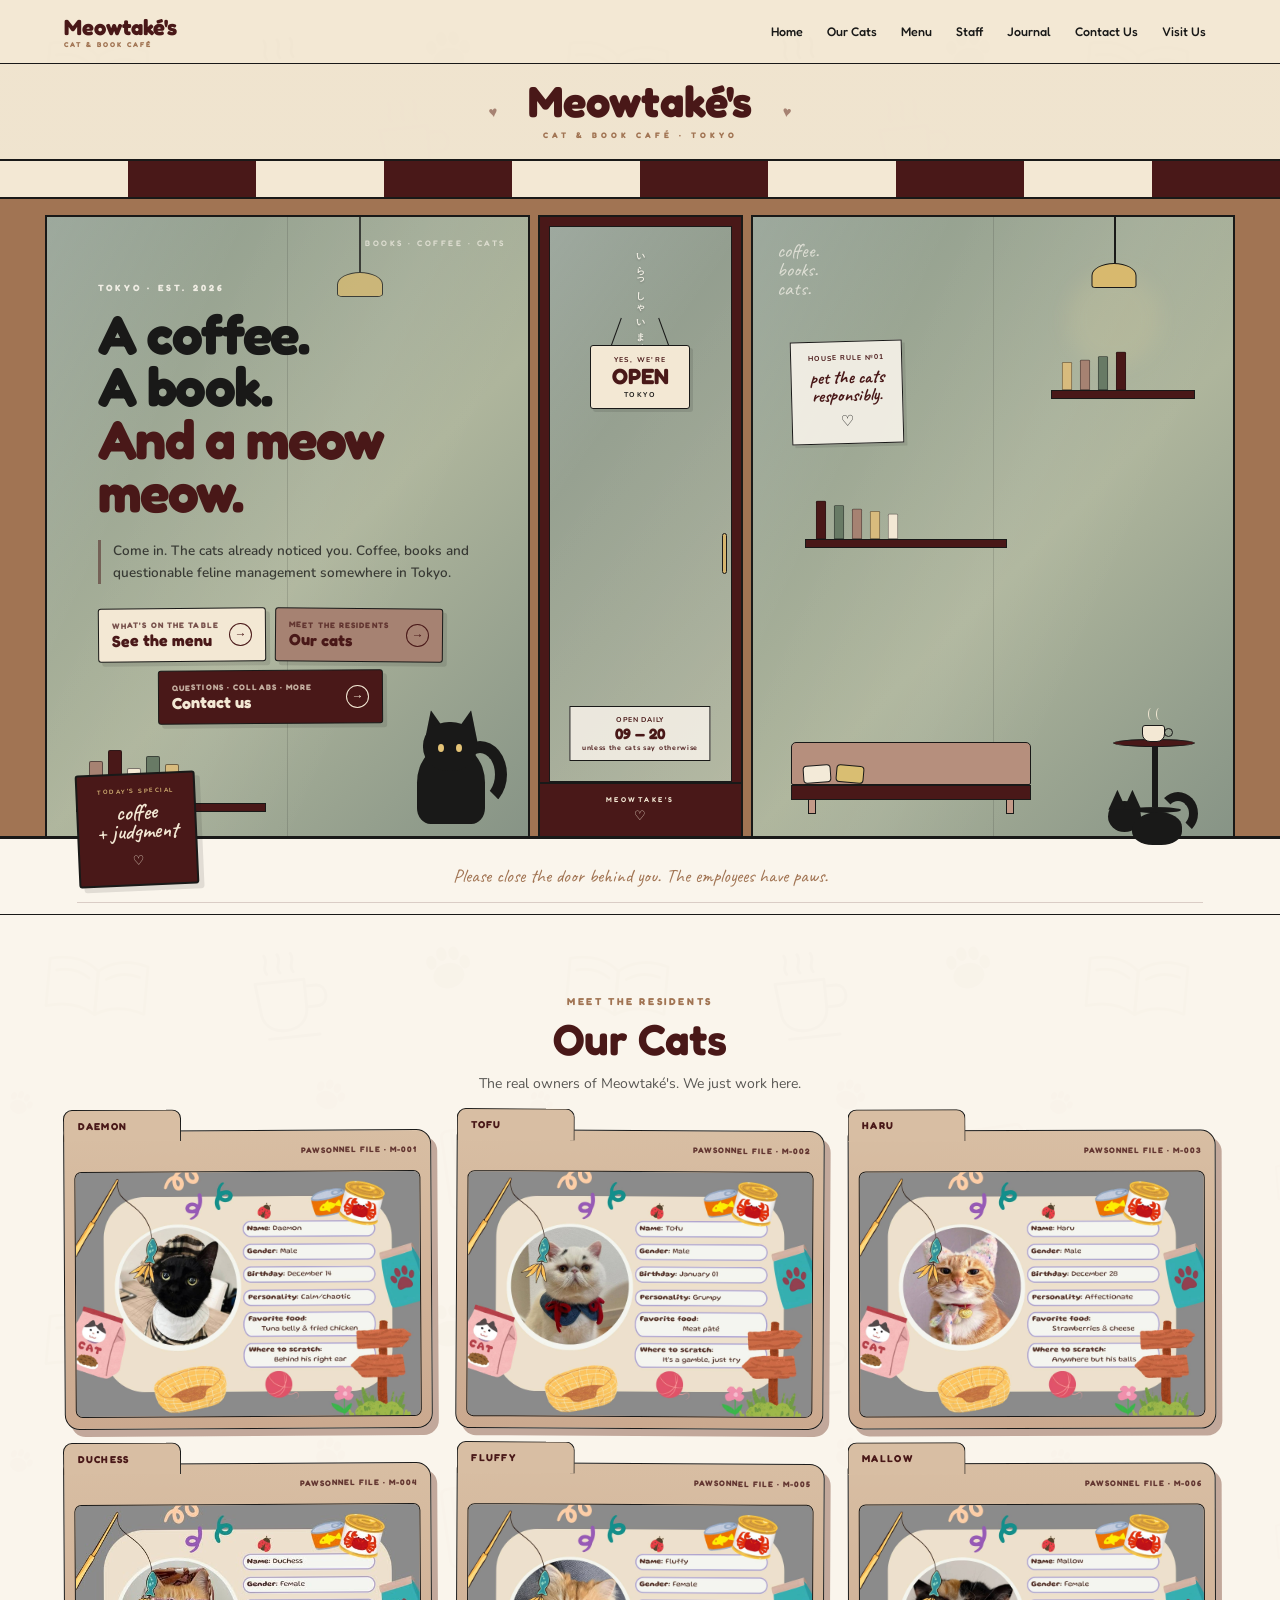
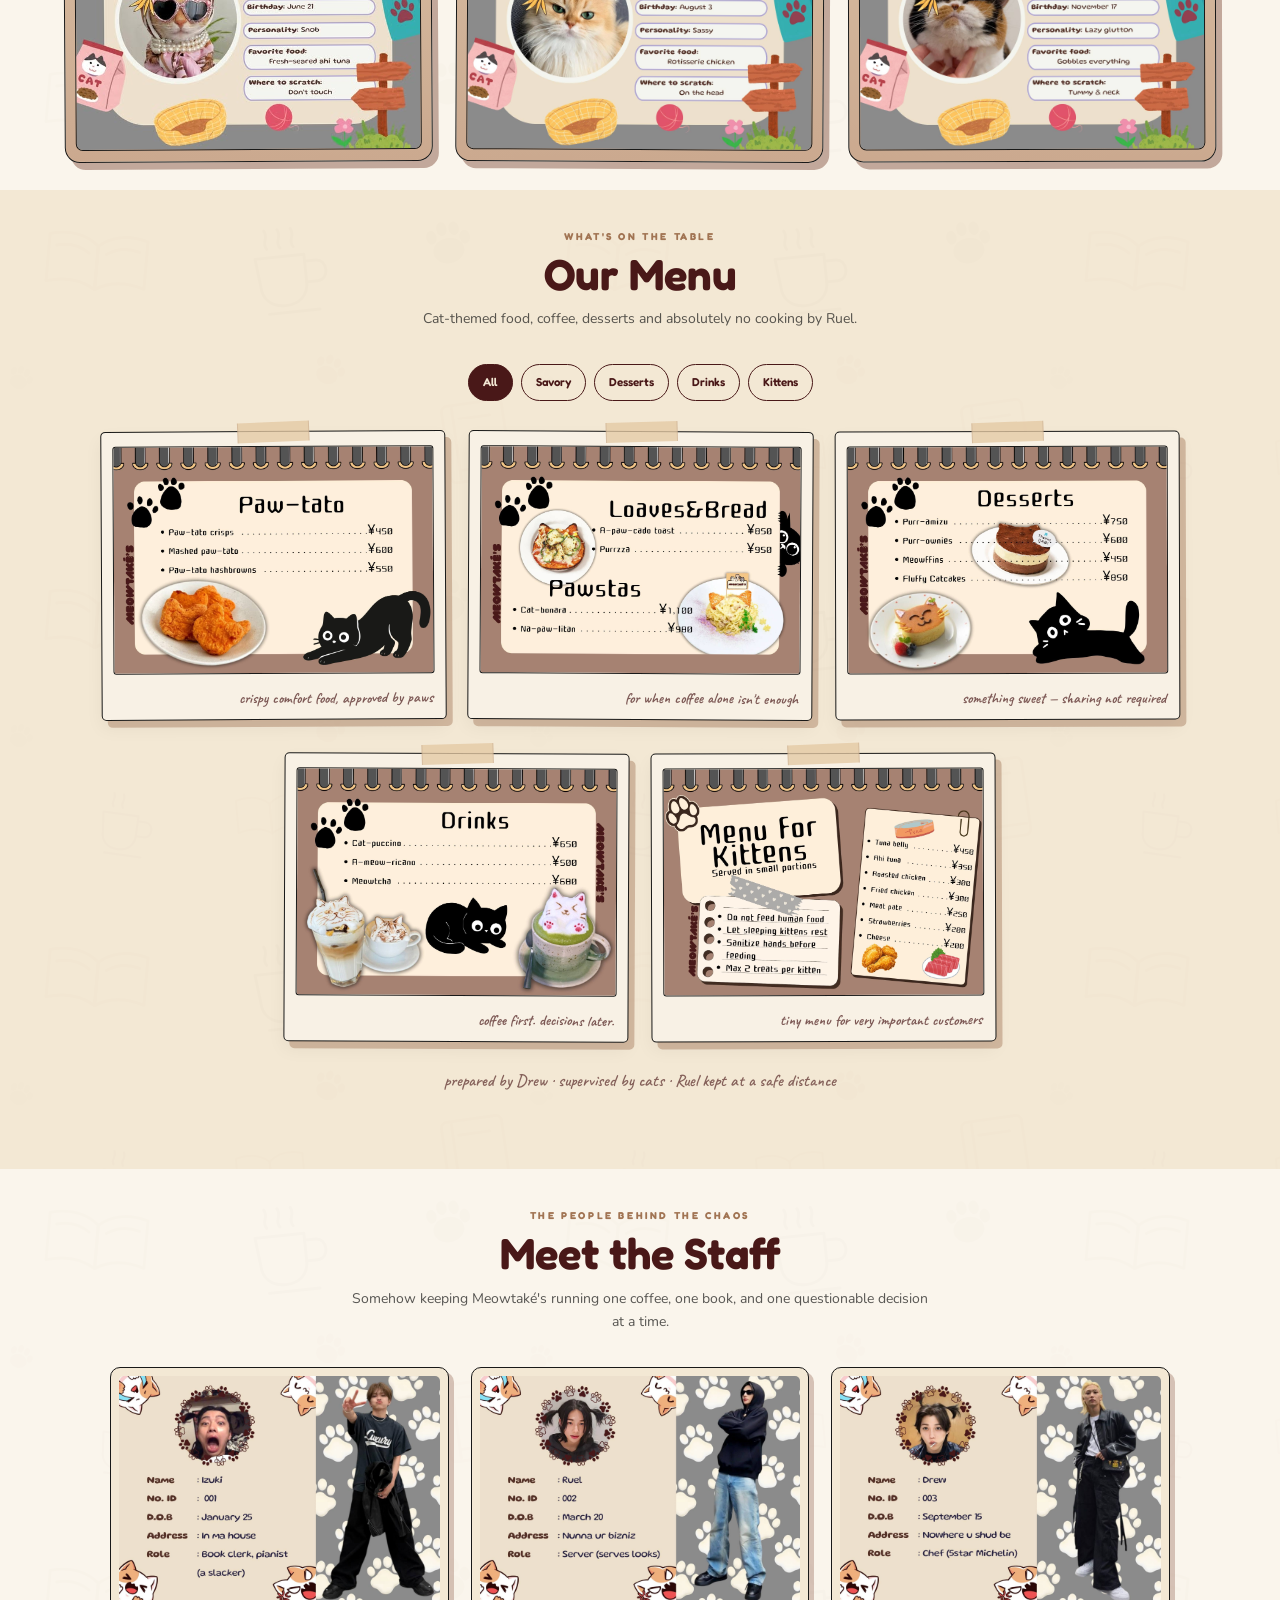
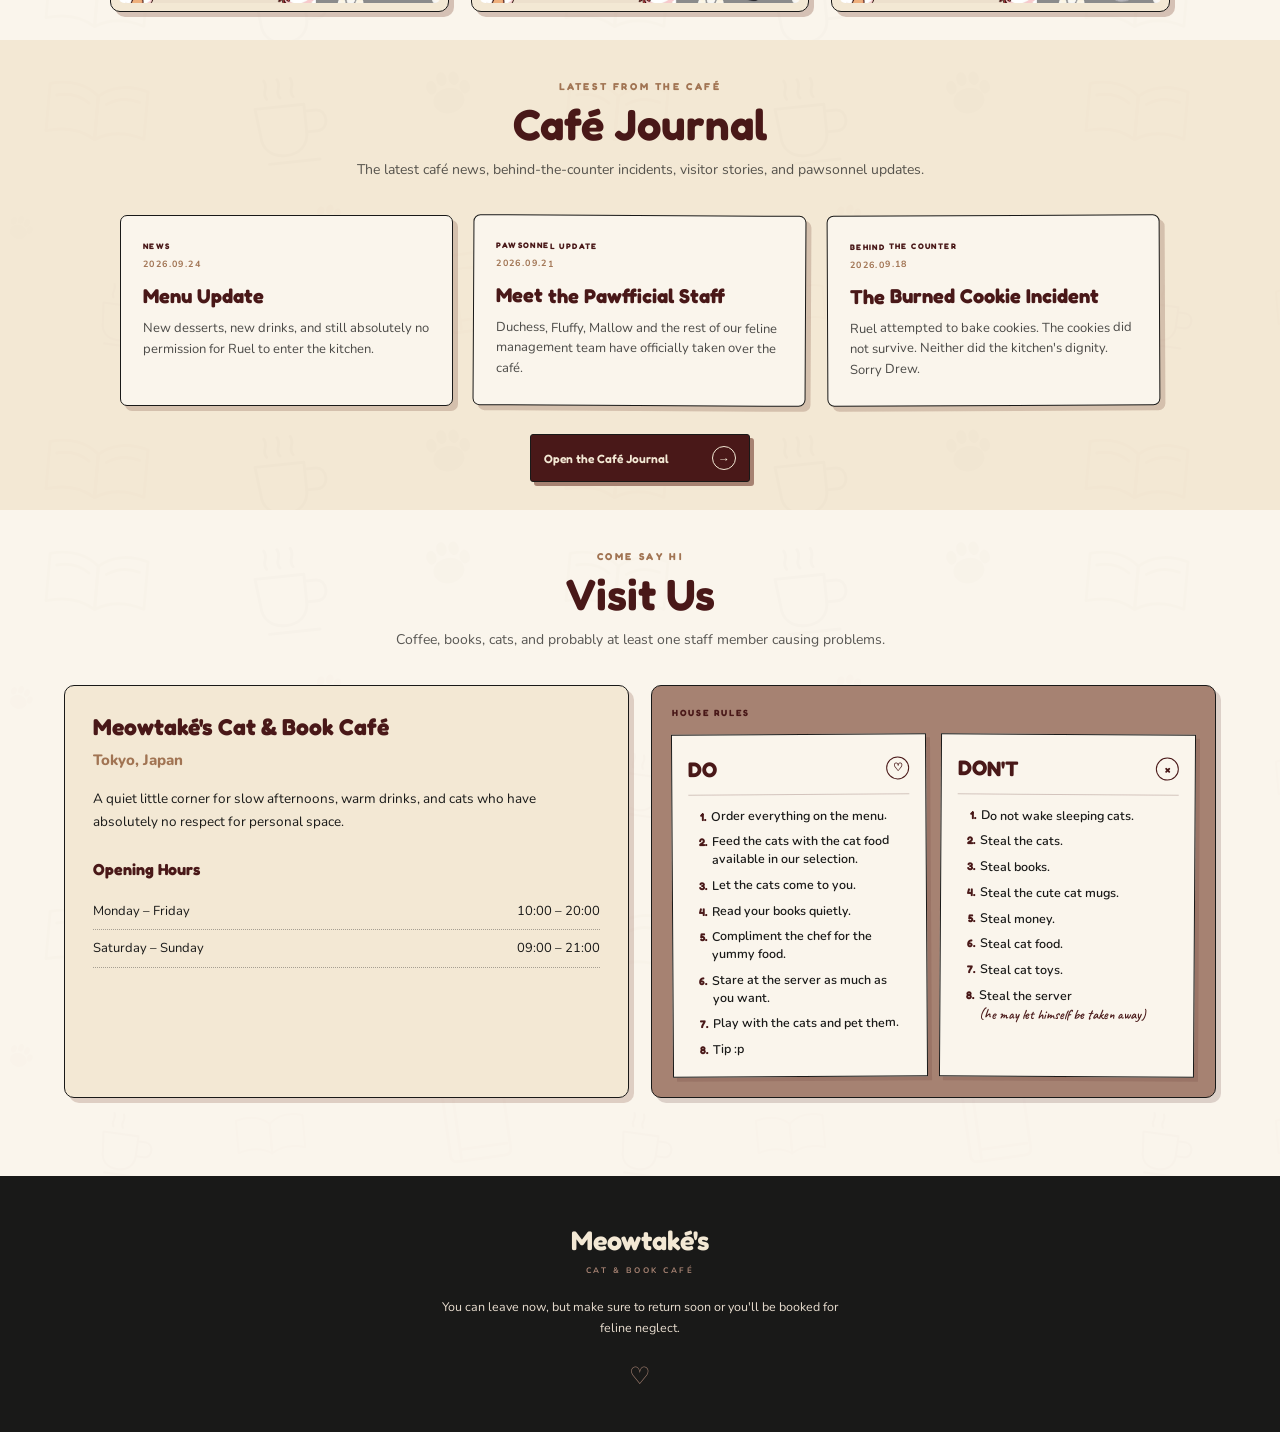
<file: index_clean.html>
<!DOCTYPE html>
<html lang="en">
<head>
    <meta charset="UTF-8">
    <meta name="viewport" content="width=device-width, initial-scale=1.0">
    <meta name="description" content="Meowtaké's Cat & Book Café — coffee, books, cats and questionable staff decisions.">
    <title>Meowtaké's Cat & Book Café</title>

    <link rel="preconnect" href="https://fonts.googleapis.com">
    <link rel="preconnect" href="https://fonts.gstatic.com" crossorigin>
    <link href="https://fonts.googleapis.com/css2?family=Caveat:wght@500;600;700&family=Fredoka:wght@400;500;600;700&family=Nunito:wght@400;500;600;700;800&display=swap" rel="stylesheet">
    <link rel="stylesheet" href="style.css">
</head>

<body class="home-page">

    <!-- HEADER -->
    <header class="site-header">
        <a href="#home" class="logo" aria-label="Meowtaké's home">
            <strong>Meowtaké's</strong>
            <span>CAT &amp; BOOK CAFÉ</span>
        </a>

        <button class="menu-toggle" type="button" aria-label="Open navigation" aria-expanded="false" aria-controls="main-navigation">☰</button>

        <nav class="main-nav" id="main-navigation">
            <a href="#home">Home</a>
            <a href="#cats">Our Cats</a>
            <a href="#menu">Menu</a>
            <a href="#staff">Staff</a>
            <a href="journal.html">Journal</a>
            <a href="contact.html">Contact Us</a>
            <a href="#visit">Visit Us</a>
        </nav>
    </header>

    <main>

        <!-- HERO — FULL CAFÉ ENTRY -->
        <section class="entry-hero" id="home">
            <div class="entry-main-sign">
                <span class="entry-sign-paw" aria-hidden="true">♥</span>
                <div class="entry-brand">
                    <strong>Meowtaké's</strong>
                    <span>CAT &amp; BOOK CAFÉ · TOKYO</span>
                </div>
                <span class="entry-sign-paw" aria-hidden="true">♥</span>
            </div>

            <div class="entry-awning" aria-hidden="true">
                <span></span><span></span><span></span><span></span><span></span>
                <span></span><span></span><span></span><span></span><span></span>
            </div>

            <div class="entry-front">

                <!-- LEFT WINDOW -->
                <div class="entry-window entry-copy-window">
                    <div class="entry-glass-shine" aria-hidden="true"></div>
                    <p class="window-small-writing">BOOKS · COFFEE · CATS</p>

                    <div class="left-window-lamp" aria-hidden="true"><span></span></div>

                    <div class="entry-copy">
                        <p class="entry-eyebrow">TOKYO · EST. 2026</p>

                        <h1>
                            A coffee.<br>
                            A book.<br>
                            <span>And a meow meow.</span>
                        </h1>

                        <p class="entry-description">
                            Come in. The cats already noticed you. Coffee, books and questionable feline management somewhere in Tokyo.
                        </p>

                        <div class="entry-actions">
                            <a href="#menu" class="entry-action-card menu-card">
                                <span class="action-mini">WHAT'S ON THE TABLE</span>
                                <strong>See the menu</strong>
                                <span class="action-arrow" aria-hidden="true">→</span>
                            </a>

                            <a href="#cats" class="entry-action-card cats-card">
                                <span class="action-mini">MEET THE RESIDENTS</span>
                                <strong>Our cats</strong>
                                <span class="action-arrow" aria-hidden="true">→</span>
                            </a>

                            <a href="contact.html" class="entry-action-card contact-card">
                                <span class="action-mini">QUESTIONS · COLLABS · MORE</span>
                                <strong>Contact us</strong>
                                <span class="action-arrow" aria-hidden="true">→</span>
                            </a>
                        </div>
                    </div>

                    <div class="entry-book-shelf" aria-hidden="true">
                        <span class="entry-book book-one"></span>
                        <span class="entry-book book-two"></span>
                        <span class="entry-book book-three"></span>
                        <span class="entry-book book-four"></span>
                        <span class="entry-book book-five"></span>
                    </div>

                    <div class="entry-window-cat" aria-hidden="true">
                        <span class="entry-cat-ear left-ear"></span>
                        <span class="entry-cat-ear right-ear"></span>
                        <div class="entry-cat-head"><i></i><i></i></div>
                        <div class="entry-cat-body"></div>
                        <div class="entry-cat-tail"></div>
                    </div>
                </div>

                <!-- CENTER DOOR -->
                <div class="entry-door">
                    <div class="door-window">
                        <p class="door-japanese">いらっしゃいませ</p>

                        <div class="entry-open-holder" aria-label="Yes, we're open">
                            <span class="open-rope rope-left" aria-hidden="true"></span>
                            <span class="open-rope rope-right" aria-hidden="true"></span>
                            <div class="entry-open-sign">
                                <small>YES, WE'RE</small>
                                <strong>OPEN</strong>
                                <span>TOKYO</span>
                            </div>
                        </div>

                        <div class="door-hours">
                            <span>OPEN DAILY</span>
                            <strong>09 — 20</strong>
                            <small>unless the cats say otherwise</small>
                        </div>
                    </div>

                    <div class="entry-door-handle" aria-hidden="true"></div>

                    <div class="door-bottom-panel">
                        <span>MEOWTAKE'S</span>
                        <small>♡</small>
                    </div>
                </div>

                <!-- RIGHT WINDOW -->
                <div class="entry-window entry-interior-window">
                    <div class="entry-glass-shine" aria-hidden="true"></div>

                    <p class="window-quote">coffee.<br>books.<br>cats.</p>

                    <div class="window-poster">
                        <small>HOUSE RULE №01</small>
                        <strong>pet the cats<br>responsibly.</strong>
                        <span>♡</span>
                    </div>

                    <div class="entry-lamp" aria-hidden="true">
                        <div class="lamp-wire"></div>
                        <div class="lamp-shade"></div>
                        <div class="lamp-glow"></div>
                    </div>

                    <div class="interior-shelf" aria-hidden="true">
                        <span class="entry-book book-two"></span>
                        <span class="entry-book book-four"></span>
                        <span class="entry-book book-one"></span>
                        <span class="entry-book book-five"></span>
                        <span class="entry-book book-three"></span>
                    </div>

                    <div class="interior-shelf second-interior-shelf" aria-hidden="true">
                        <span class="entry-book book-five"></span>
                        <span class="entry-book book-one"></span>
                        <span class="entry-book book-four"></span>
                        <span class="entry-book book-two"></span>
                    </div>

                    <div class="window-bench" aria-hidden="true">
                        <div class="bench-back"></div>
                        <div class="bench-seat"></div>
                        <div class="bench-leg leg-left"></div>
                        <div class="bench-leg leg-right"></div>
                        <div class="bench-cushion cushion-one"></div>
                        <div class="bench-cushion cushion-two"></div>
                    </div>

                    <div class="entry-table" aria-hidden="true">
                        <div class="entry-coffee">
                            <span class="coffee-body"></span>
                            <span class="coffee-handle"></span>
                            <i class="steam steam-one"></i>
                            <i class="steam steam-two"></i>
                        </div>
                        <div class="entry-table-top"></div>
                        <div class="entry-table-leg"></div>
                        <div class="entry-table-foot"></div>
                    </div>
                </div>
            </div>

            <div class="entry-sidewalk">
                <div class="entry-board">
                    <small>TODAY'S SPECIAL</small>
                    <strong>coffee<br>+ judgment</strong>
                    <span>♡</span>
                </div>

                <div class="entry-outside-cat" aria-hidden="true">
                    <div class="outside-head"></div>
                    <div class="outside-body"></div>
                    <div class="outside-tail"></div>
                </div>

                <p class="sidewalk-message">Please close the door behind you. The employees have paws.</p>
            </div>
        </section>

        <!-- OUR CATS -->
        <section class="cats-section" id="cats">
            <div class="section-heading">
                <p>MEET THE RESIDENTS</p>
                <h2>Our Cats</h2>
                <span>The real owners of Meowtaké's. We just work here.</span>
            </div>

            <div class="cats-grid">
                <article class="cat-card" data-cat-name="DAEMON" data-file="PAWSONNEL FILE · M-001">
                    <img src="images/daemon.jpg" alt="Daemon's Meowtaké's profile" class="cat-profile" loading="lazy">
                </article>

                <article class="cat-card" data-cat-name="TOFU" data-file="PAWSONNEL FILE · M-002">
                    <img src="images/tofu.jpg" alt="Tofu's Meowtaké's profile" class="cat-profile" loading="lazy">
                </article>

                <article class="cat-card" data-cat-name="HARU" data-file="PAWSONNEL FILE · M-003">
                    <img src="images/haru.jpg" alt="Haru's Meowtaké's profile" class="cat-profile" loading="lazy">
                </article>

                <article class="cat-card" data-cat-name="DUCHESS" data-file="PAWSONNEL FILE · M-004">
                    <img src="images/duchess.jpg" alt="Duchess' Meowtaké's profile" class="cat-profile" loading="lazy">
                </article>

                <article class="cat-card" data-cat-name="FLUFFY" data-file="PAWSONNEL FILE · M-005">
                    <img src="images/fluffy.jpg" alt="Fluffy's Meowtaké's profile" class="cat-profile" loading="lazy">
                </article>

                <article class="cat-card" data-cat-name="MALLOW" data-file="PAWSONNEL FILE · M-006">
                    <img src="images/mallow.jpg" alt="Mallow's Meowtaké's profile" class="cat-profile" loading="lazy">
                </article>
            </div>
        </section>

        <!-- MENU -->
        <section class="menu-section" id="menu">
            <div class="section-heading">
                <p>WHAT'S ON THE TABLE</p>
                <h2>Our Menu</h2>
                <span>Cat-themed food, coffee, desserts and absolutely no cooking by Ruel.</span>
            </div>

            <div class="menu-filters" aria-label="Menu filters">
                <button class="menu-filter active" type="button" data-filter="all">All</button>
                <button class="menu-filter" type="button" data-filter="savory">Savory</button>
                <button class="menu-filter" type="button" data-filter="desserts">Desserts</button>
                <button class="menu-filter" type="button" data-filter="drinks">Drinks</button>
                <button class="menu-filter" type="button" data-filter="kittens">Kittens</button>
            </div>

            <div class="menu-grid">
                <article class="menu-category" data-category="savory" data-note="crispy comfort food, approved by paws">
                    <img src="images/menu-pawtato.jpg" alt="Meowtaké's Paw-tato menu" class="menu-image" loading="lazy">
                </article>

                <article class="menu-category" data-category="savory" data-note="for when coffee alone isn't enough">
                    <img src="images/menu-savory.jpg" alt="Meowtaké's Loaves, Bread and Pawstas menu" class="menu-image" loading="lazy">
                </article>

                <article class="menu-category" data-category="desserts" data-note="something sweet — sharing not required">
                    <img src="images/menu-desserts.jpg" alt="Meowtaké's desserts menu" class="menu-image" loading="lazy">
                </article>

                <article class="menu-category" data-category="drinks" data-note="coffee first. decisions later.">
                    <img src="images/menu-drinks.jpg" alt="Meowtaké's drinks menu" class="menu-image" loading="lazy">
                </article>

                <article class="menu-category" data-category="kittens" data-note="tiny menu for very important customers">
                    <img src="images/menu-kittens.jpg" alt="Meowtaké's menu for kittens" class="menu-image" loading="lazy">
                </article>
            </div>

            <p class="menu-footer-note">prepared by Drew · supervised by cats · Ruel kept at a safe distance</p>
        </section>

        <!-- STAFF -->
        <section class="staff-section" id="staff">
            <div class="section-heading">
                <p>THE PEOPLE BEHIND THE CHAOS</p>
                <h2>Meet the Staff</h2>
                <span>Somehow keeping Meowtaké's running one coffee, one book, and one questionable decision at a time.</span>
            </div>

            <div class="staff-grid">
                <article class="staff-card">
                    <img src="images/izuki.jpg" alt="Izuki's Meowtaké's staff profile" class="staff-profile" loading="lazy">
                </article>

                <article class="staff-card">
                    <img src="images/ruel.jpg" alt="Ruel's Meowtaké's staff profile" class="staff-profile" loading="lazy">
                </article>

                <article class="staff-card">
                    <img src="images/drew.jpg" alt="Drew's Meowtaké's staff profile" class="staff-profile" loading="lazy">
                </article>
            </div>
        </section>

        <!-- CAFÉ JOURNAL PREVIEW -->
        <section class="journal-section" id="journal">
            <div class="section-heading">
                <p>LATEST FROM THE CAFÉ</p>
                <h2>Café Journal</h2>
                <span>The latest café news, behind-the-counter incidents, visitor stories, and pawsonnel updates.</span>
            </div>

            <div class="journal-grid">
                <article class="journal-card" data-journal-category="news" data-date="2026-09-24">
                    <p class="journal-category">NEWS</p>
                    <p class="journal-date">2026.09.24</p>
                    <h3>Menu Update</h3>
                    <p>New desserts, new drinks, and still absolutely no permission for Ruel to enter the kitchen.</p>
                </article>

                <article class="journal-card" data-journal-category="pawsonnel" data-date="2026-09-21">
                    <p class="journal-category">PAWSONNEL UPDATE</p>
                    <p class="journal-date">2026.09.21</p>
                    <h3>Meet the Pawfficial Staff</h3>
                    <p>Duchess, Fluffy, Mallow and the rest of our feline management team have officially taken over the café.</p>
                </article>

                <article class="journal-card" data-journal-category="behind" data-date="2026-09-18">
                    <p class="journal-category">BEHIND THE COUNTER</p>
                    <p class="journal-date">2026.09.18</p>
                    <h3>The Burned Cookie Incident</h3>
                    <p>Ruel attempted to bake cookies. The cookies did not survive. Neither did the kitchen's dignity. Sorry Drew.</p>
                </article>
            </div>

            <div class="journal-more">
                <a href="journal.html" class="journal-more-button">
                    <span>Open the Café Journal</span>
                    <span class="journal-more-arrow" aria-hidden="true">→</span>
                </a>
            </div>
        </section>

        <!-- VISIT US -->
        <section class="visit-section" id="visit">
            <div class="section-heading">
                <p>COME SAY HI</p>
                <h2>Visit Us</h2>
                <span>Coffee, books, cats, and probably at least one staff member causing problems.</span>
            </div>

            <div class="visit-grid">
                <article class="visit-info">
                    <h3>Meowtaké's Cat &amp; Book Café</h3>
                    <p class="visit-location">Tokyo, Japan</p>
                    <p>A quiet little corner for slow afternoons, warm drinks, and cats who have absolutely no respect for personal space.</p>

                    <div class="opening-hours">
                        <h4>Opening Hours</h4>

                        <div class="hours-row">
                            <span>Monday – Friday</span>
                            <span>10:00 – 20:00</span>
                        </div>

                        <div class="hours-row">
                            <span>Saturday – Sunday</span>
                            <span>09:00 – 21:00</span>
                        </div>
                    </div>
                </article>

                <article class="house-rules rules-split-card">
                    <p class="rules-label">HOUSE RULES</p>

                    <div class="rules-columns">
                        <div class="rules-column rules-do">
                            <h3>DO <span aria-hidden="true">♡</span></h3>
                            <ol>
                                <li>Order everything on the menu.</li>
                                <li>Feed the cats with the cat food available in our selection.</li>
                                <li>Let the cats come to you.</li>
                                <li>Read your books quietly.</li>
                                <li>Compliment the chef for the yummy food.</li>
                                <li>Stare at the server as much as you want.</li>
                                <li>Play with the cats and pet them.</li>
                                <li>Tip :p</li>
                            </ol>
                        </div>

                        <div class="rules-column rules-dont">
                            <h3>DON'T <span aria-hidden="true">×</span></h3>
                            <ol>
                                <li>Do not wake sleeping cats.</li>
                                <li>Steal the cats.</li>
                                <li>Steal books.</li>
                                <li>Steal the cute cat mugs.</li>
                                <li>Steal money.</li>
                                <li>Steal cat food.</li>
                                <li>Steal cat toys.</li>
                                <li>Steal the server <small>(he may let himself be taken away)</small></li>
                            </ol>
                        </div>
                    </div>
                </article>
            </div>
        </section>

    </main>

    <!-- FOOTER -->
    <footer class="site-footer">
        <div class="footer-brand">
            <h2>Meowtaké's</h2>
            <p>CAT &amp; BOOK CAFÉ</p>
        </div>

        <p class="footer-message">
            You can leave now, but make sure to return soon or you'll be booked for<br>
            feline neglect.
        </p>

        <div class="footer-divider" aria-hidden="true">♡</div>
    </footer>

    <script src="script.js"></script>
</body>
</html>
</file>
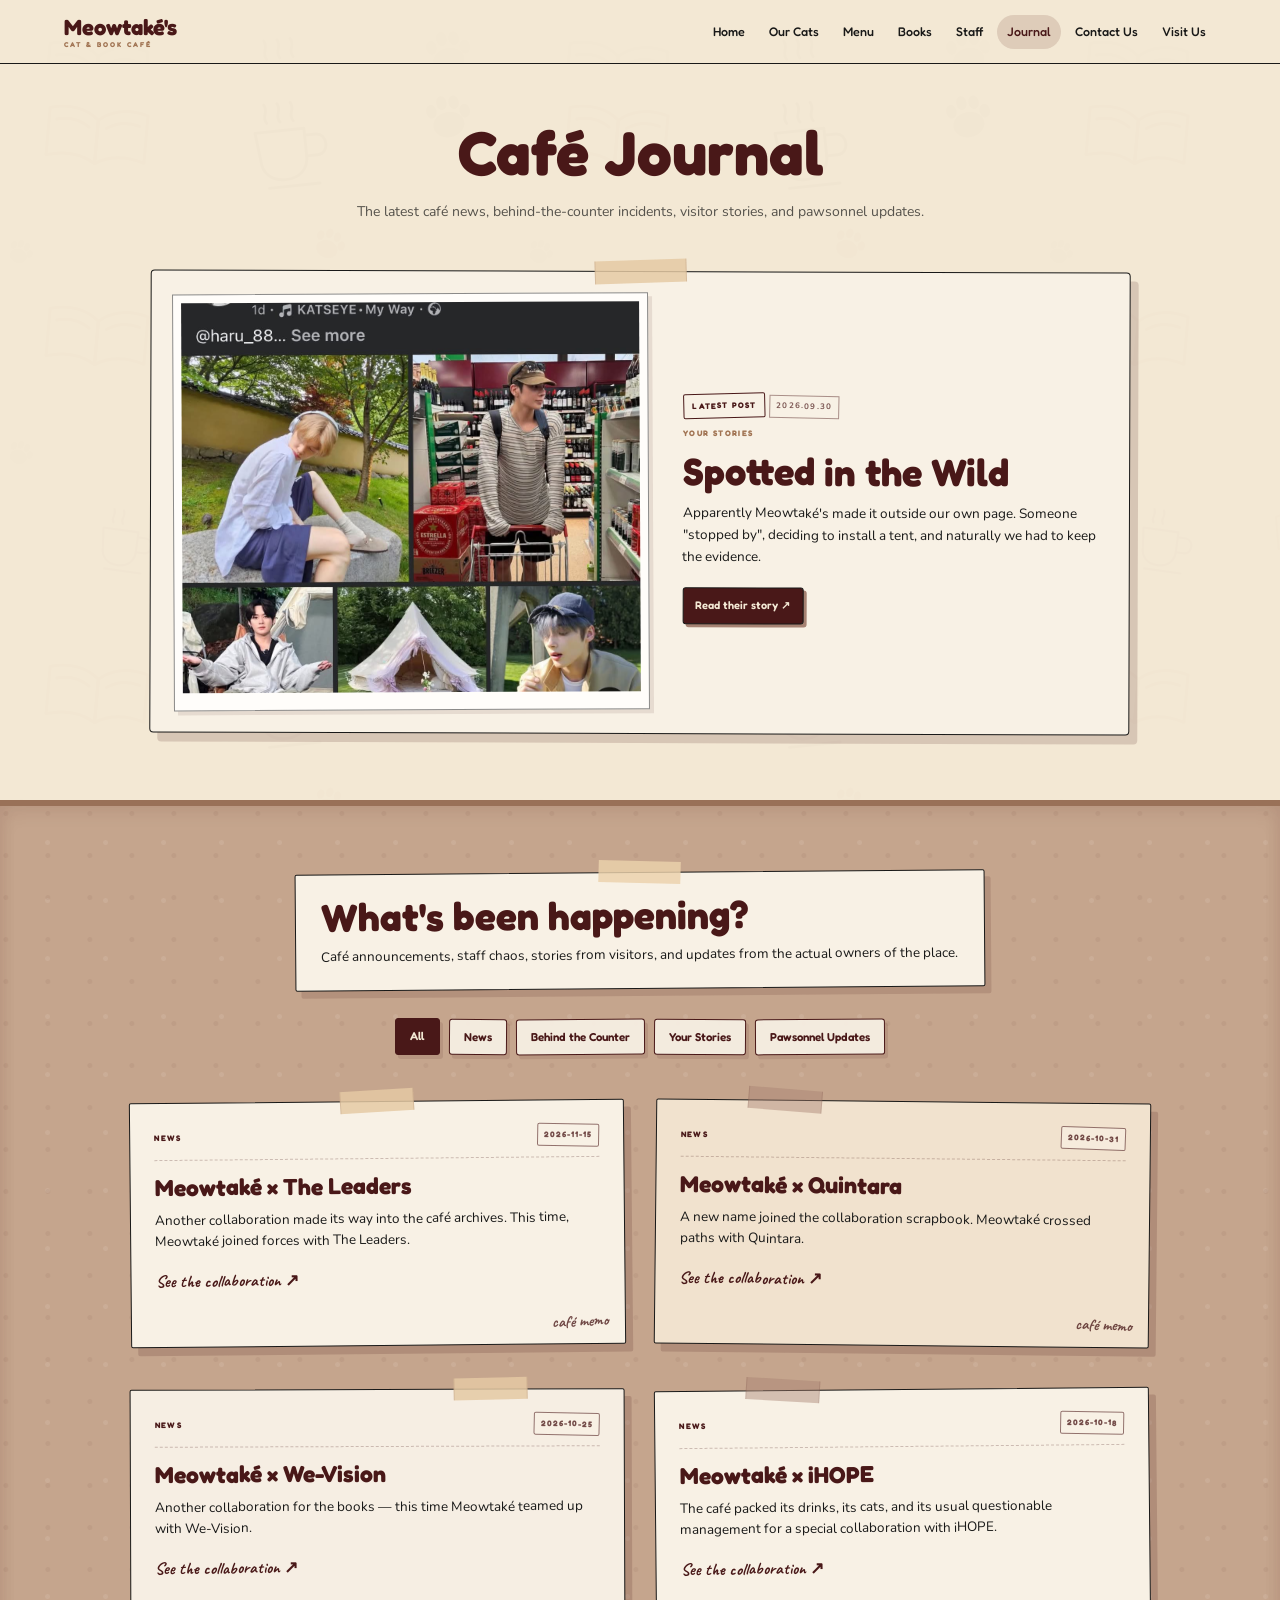
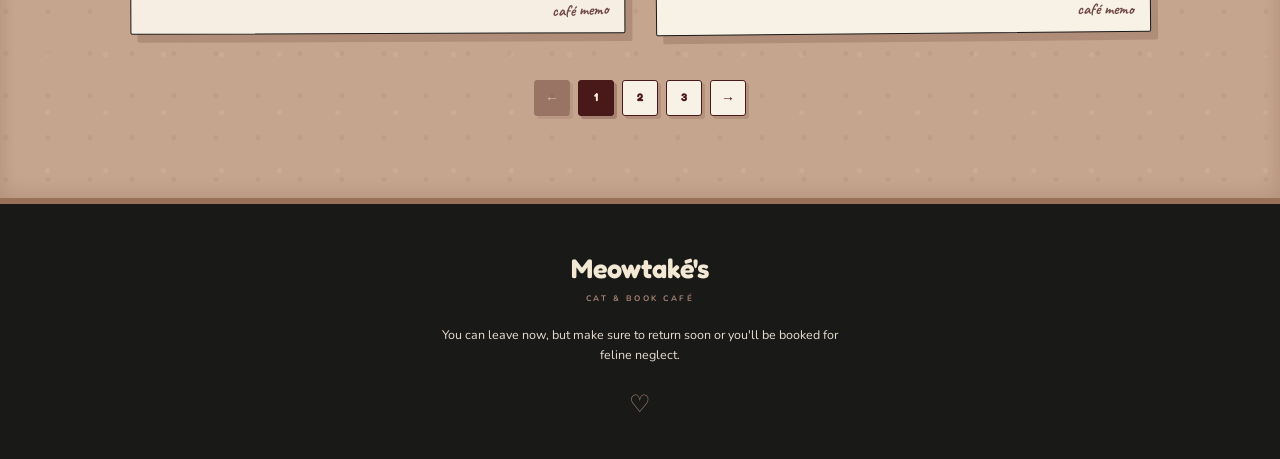
<file: journal.html>
<!DOCTYPE html>
<html lang="en">

<head>
    <meta charset="UTF-8">
    <meta name="viewport" content="width=device-width, initial-scale=1.0">

    <meta
        name="description"
        content="The Meowtaké's Cat & Book Café Journal — café news, behind-the-counter chaos, visitor stories and pawsonnel updates."
    >

    <title>Café Journal | Meowtaké's</title>
    <link rel="icon" type="image/svg+xml" href="favicon.svg">
    <!-- Google Fonts -->
    <link rel="preconnect" href="https://fonts.googleapis.com">
    <link rel="preconnect" href="https://fonts.gstatic.com" crossorigin>

    <link
        href="https://fonts.googleapis.com/css2?family=Caveat:wght@500;600;700&family=Fredoka:wght@400;500;600;700&family=Nunito:wght@400;500;600;700;800&display=swap"
        rel="stylesheet"
    >

    <link rel="stylesheet" href="style.css">
</head>

<body class="journal-page-body">

    <!-- =====================================================
         HEADER
    ====================================================== -->
    <header class="site-header">
        <a href="index.html" class="logo" aria-label="Meowtaké's home">
            <strong>Meowtaké's</strong>
            <span>CAT &amp; BOOK CAFÉ</span>
        </a>

        <button
            class="menu-toggle"
            type="button"
            aria-label="Open navigation"
            aria-expanded="false"
            aria-controls="main-navigation"
        >
            ☰
        </button>

        <nav class="main-nav" id="main-navigation">
            <a href="index.html">Home</a>
            <a href="index.html#cats">Our Cats</a>
            <a href="index.html#menu">Menu</a>
            <a href="index.html#books">Books</a>
            <a href="index.html#staff">Staff</a>
            <a href="journal.html" aria-current="page">Journal</a>
            <a href="contact.html">Contact Us</a>
            <a href="index.html#visit">Visit Us</a>
        </nav>
    </header>


    <main class="journal-page">

        <!-- =================================================
             JOURNAL INTRO
        ================================================== -->
        <section class="journal-hero">
            <h1>Café Journal</h1>

            <p class="journal-intro">
                The latest café news, behind-the-counter incidents,
                visitor stories, and pawsonnel updates.
            </p>
        </section>


        <!-- =================================================
             FEATURED / LATEST POST
             JavaScript will replace this with the newest eligible
             Behind the Counter / Your Stories / Pawsonnel post.
        ================================================== -->
        <section class="featured-journal-wrapper">
            <article class="featured-journal-post">

                <div class="featured-journal-image">
                    <img
                        src="images/burned-cookies-blog.jpg"
                        alt="Burned cookies incident"
                        loading="lazy"
                    >
                </div>

                <div class="featured-journal-content">
                    <span class="journal-latest">
                        LATEST POST
                    </span>

                    <p class="journal-date">
                        2026.09.18
                    </p>

                    <p class="featured-category">
                        BEHIND THE COUNTER
                    </p>

                    <h2>
                        The Burned Cookie Incident
                    </h2>

                    <p class="featured-excerpt">
                        Ruel entered the kitchen with confidence.
                        The cookies left with considerably less.
                    </p>

                    <a
                        href="https://www.facebook.com/allhailruel/posts/pfbid02fcDRZki2CAUBgQv6k3BU8iCHLRXo41DNj1A2xsa6iYyAbz7h4jVaWJt88fqhYqZol"
                        target="_blank"
                        rel="noopener noreferrer"
                        class="featured-post-link"
                    >
                        Read Ruel's original post
                        <span aria-hidden="true">↗</span>
                    </a>
                </div>

            </article>
        </section>


        <!-- =================================================
             JOURNAL BOARD / ARCHIVE
        ================================================== -->
        <section class="journal-archive">

            <div class="journal-archive-heading">
                <h2>What's been happening?</h2>

                <p>
                    Café announcements, staff chaos, stories from visitors,
                    and updates from the actual owners of the place.
                </p>
            </div>


            <!-- FILTERS -->
            <div class="journal-filters" aria-label="Journal filters">

                <button
                    class="journal-filter active"
                    type="button"
                    data-journal-filter="all"
                >
                    All
                </button>

                <button
                    class="journal-filter"
                    type="button"
                    data-journal-filter="news"
                >
                    News
                </button>

                <button
                    class="journal-filter"
                    type="button"
                    data-journal-filter="behind"
                >
                    Behind the Counter
                </button>

                <button
                    class="journal-filter"
                    type="button"
                    data-journal-filter="stories"
                >
                    Your Stories
                </button>

                <button
                    class="journal-filter"
                    type="button"
                    data-journal-filter="pawsonnel"
                >
                    Pawsonnel Updates
                </button>

            </div>


            <!-- POSTS -->
            <div class="journal-archive-grid">

                <!-- =====================================================
     NEWS — THE LEADERS COLLAB
====================================================== -->
<article
    class="journal-post-card"
    data-journal-category="news"
    data-date="2026-11-15"
    data-note="café memo"
>
    <div class="journal-card-content">

        <div class="journal-card-meta">
            <span>NEWS</span>
            <span>2026-11-15</span>
        </div>

        <h3>Meowtaké × The Leaders</h3>

        <p>
            Another collaboration made its way into the café archives.
            This time, Meowtaké joined forces with The Leaders.
        </p>

        <a
            href="https://www.facebook.com/meowtake.cafe/posts/pfbid0S9PaxUuqqPDMJm13GSDP6GiPuuGzbBXf7MxZ13He99eULHTHqq9BZdFzXUUp6dGzl"
            target="_blank"
            rel="noopener noreferrer"
        >
            See the collaboration ↗
        </a>

    </div>
</article>


<!-- =====================================================
     NEWS — QUINTARA COLLAB
====================================================== -->
<article
    class="journal-post-card"
    data-journal-category="news"
    data-date="2026-10-31"
    data-note="café memo"
>
    <div class="journal-card-content">

        <div class="journal-card-meta">
            <span>NEWS</span>
            <span>2026-10-31</span>
        </div>

        <h3>Meowtaké × Quintara</h3>

        <p>
            A new name joined the collaboration scrapbook.
            Meowtaké crossed paths with Quintara.
        </p>

        <a
            href="https://www.facebook.com/meowtake.cafe/posts/pfbid0GVuYrDQRoHNXbedmJGZDXvJsXF6UtLFHNmVEsV7erMkrpQvcResbRBvjyuipota1l"
            target="_blank"
            rel="noopener noreferrer"
        >
            See the collaboration ↗
        </a>

    </div>
</article>


<!-- =====================================================
     NEWS — WE-VISION COLLAB
====================================================== -->
<article
    class="journal-post-card"
    data-journal-category="news"
    data-date="2026-10-25"
    data-note="café memo"
>
    <div class="journal-card-content">

        <div class="journal-card-meta">
            <span>NEWS</span>
            <span>2026-10-25</span>
        </div>

        <h3>Meowtaké × We-Vision</h3>

        <p>
            Another collaboration for the books —
            this time Meowtaké teamed up with We-Vision.
        </p>

        <a
            href="https://www.facebook.com/meowtake.cafe/posts/pfbid02MdwWVJpKj9WkXpdkGKRm7Q2jh62LN8J5WkeYEmtXJG9MChMFGJimVbT9JJrRvwwwl"
            target="_blank"
            rel="noopener noreferrer"
        >
            See the collaboration ↗
        </a>

    </div>
</article>


<!-- =====================================================
     NEWS — IHOPE COLLAB
====================================================== -->
<article
    class="journal-post-card"
    data-journal-category="news"
    data-date="2026-10-18"
    data-note="café memo"
>
    <div class="journal-card-content">

        <div class="journal-card-meta">
            <span>NEWS</span>
            <span>2026-10-18</span>
        </div>

        <h3>Meowtaké × iHOPE</h3>

        <p>
            The café packed its drinks, its cats, and its usual
            questionable management for a special collaboration with iHOPE.
        </p>

        <a
            href="https://www.facebook.com/meowtake.cafe/posts/pfbid0F4uZvBoiEhdiLe7scwzsxgd6FPNijyq9s6XeetDhivrqFJvtJbTxeYwbrMXTgbL5l"
            target="_blank"
            rel="noopener noreferrer"
        >
            See the collaboration ↗
        </a>

    </div>
</article>


<!-- =====================================================
     NEWS — GRAND OPENING
====================================================== -->
<article
    class="journal-post-card"
    data-journal-category="news"
    data-date="2026-10-10"
    data-note="café memo"
>
    <div class="journal-card-content">

        <div class="journal-card-meta">
            <span>NEWS</span>
            <span>2026-10-10</span>
        </div>

        <h3>Meowtaké Opens Its Doors</h3>

        <p>
            Coffee brewed. Books shelved. Cats employed.
            Somehow, Meowtaké officially opened for business.
        </p>

        <a
            href="https://www.facebook.com/meowtake.cafe/posts/pfbid0P9dtv38QoTAttS64kTkSunL81MhemmcWwa8Gy14hrN1X2fz6fQefiLHeo5WdbR7Wl"
            target="_blank"
            rel="noopener noreferrer"
        >
            See where it all started ↗
        </a>

    </div>
</article>

<!-- YOUR STORIES — 30 SEP -->
<article
    class="journal-post-card"
    data-journal-category="stories"
    data-date="2026-09-30"
    data-note="from our visitors.if you may call it that way"
>
    <div class="journal-card-image">
        <img
            src="images\visitor-story-01.jpeg"
            alt="A visitor's post about Meowtaké's Café"
            loading="lazy"
        >
    </div>

    <div class="journal-card-content">

        <div class="journal-card-meta">
            <span>YOUR STORIES</span>
            <span>2026.09.30</span>
        </div>

        <h3>
            Spotted in the Wild
        </h3>

        <p>
            Apparently Meowtaké's made it outside our own page.
            Someone "stopped by", deciding to install a tent,
            and naturally we had to keep the evidence.
        </p>

        <a
            href="https://www.facebook.com/Yawnzzns.loverss/posts/pfbid0qcSzSWsgDSzKppPZDngCQPcEsQc4BYUVac3MGbTkGQQMhEACrcSfPXa4b1Liff6Pl"
            target="_blank"
            rel="noopener noreferrer"
        >
            Read their story ↗
        </a>

    </div>
</article>
                <!-- NEWS — 24 SEP -->
                <article
                    class="journal-post-card"
                    data-journal-category="news"
                    data-date="2026-09-24"
                    data-note="café memo"
                >
                    <div class="journal-card-content">

                        <div class="journal-card-meta">
                            <span>NEWS</span>
                            <span>2026.09.24</span>
                        </div>

                        <h3>New Things on the Table</h3>

                        <p>
                            Desserts, coffee, paw-stas and a dedicated
                            menu for our feline customers.
                        </p>

                        <a href="index.html#menu">
                            See the menu →
                        </a>

                    </div>
                </article>


                <!-- PAWSONNEL — 21 SEP -->
                <article
                    class="journal-post-card"
                    data-journal-category="pawsonnel"
                    data-date="2026-09-21"
                    data-note="management update"
                >
                    <div class="journal-card-content">

                        <div class="journal-card-meta">
                            <span>PAWSONNEL UPDATE</span>
                            <span>2026.09.21</span>
                        </div>

                        <h3>Meet the Pawfficial Staff</h3>

                        <p>
                            Duchess, Fluffy, Mallow and the rest of the actual
                            management team finally agreed to introduce themselves.
                        </p>

                        <a href="index.html#cats">
                            Meet the residents →
                        </a>

                    </div>
                </article>


                <!-- NEWS — 20 SEP -->
                <article
                    class="journal-post-card"
                    data-journal-category="news"
                    data-date="2026-09-20"
                    data-note="café memo"
                >
                    <div class="journal-card-content">

                        <div class="journal-card-meta">
                            <span>NEWS</span>
                            <span>2026.09.20</span>
                        </div>

                        <h3>Meowtaké's Opens Its Doors</h3>

                        <p>
                            Coffee. Books. Cats. Somehow this seemed
                            like a reasonable business plan.
                        </p>

                        <span class="journal-coming-soon">
                            Coming soon
                        </span>

                    </div>
                </article>


                <!-- BEHIND THE COUNTER — 18 SEP -->
                <article
                    class="journal-post-card"
                    data-journal-category="behind"
                    data-date="2026-09-18"
                    data-note="staff evidence →"
                >
                    <div class="journal-card-image">
                        <img
                            src="images/burned-cookies-blog.jpg"
                            alt="Burned cookies incident"
                            loading="lazy"
                        >
                    </div>

                    <div class="journal-card-content">

                        <div class="journal-card-meta">
                            <span>BEHIND THE COUNTER</span>
                            <span>2026.09.18</span>
                        </div>

                        <h3>The Burned Cookie Incident</h3>

                        <p>
                            An unsupervised baking attempt, several unfortunate
                            cookies, and one permanent kitchen ban.
                        </p>

                        <a
                            href="https://www.facebook.com/allhailruel/posts/pfbid02fcDRZki2CAUBgQv6k3BU8iCHLRXo41DNj1A2xsa6iYyAbz7h4jVaWJt88fqhYqZol"
                            target="_blank"
                            rel="noopener noreferrer"
                        >
                            Read the original post ↗
                        </a>

                    </div>
                </article>
            </div>
            <nav
    class="journal-pagination"
    aria-label="Journal pages"
></nav>
        </section>

    </main>


    <!-- =====================================================
         FOOTER
    ====================================================== -->
    <footer class="site-footer">
        <div class="footer-brand">
            <h2>Meowtaké's</h2>
            <p>CAT &amp; BOOK CAFÉ</p>
        </div>

        <p class="footer-message">
            You can leave now, but make sure to return soon
            or you'll be booked for<br>
            feline neglect.
        </p>

        <div class="footer-divider" aria-hidden="true">
            ♡
        </div>
    </footer>


    <script src="script.js"></script>
</body>

</html>
</file>
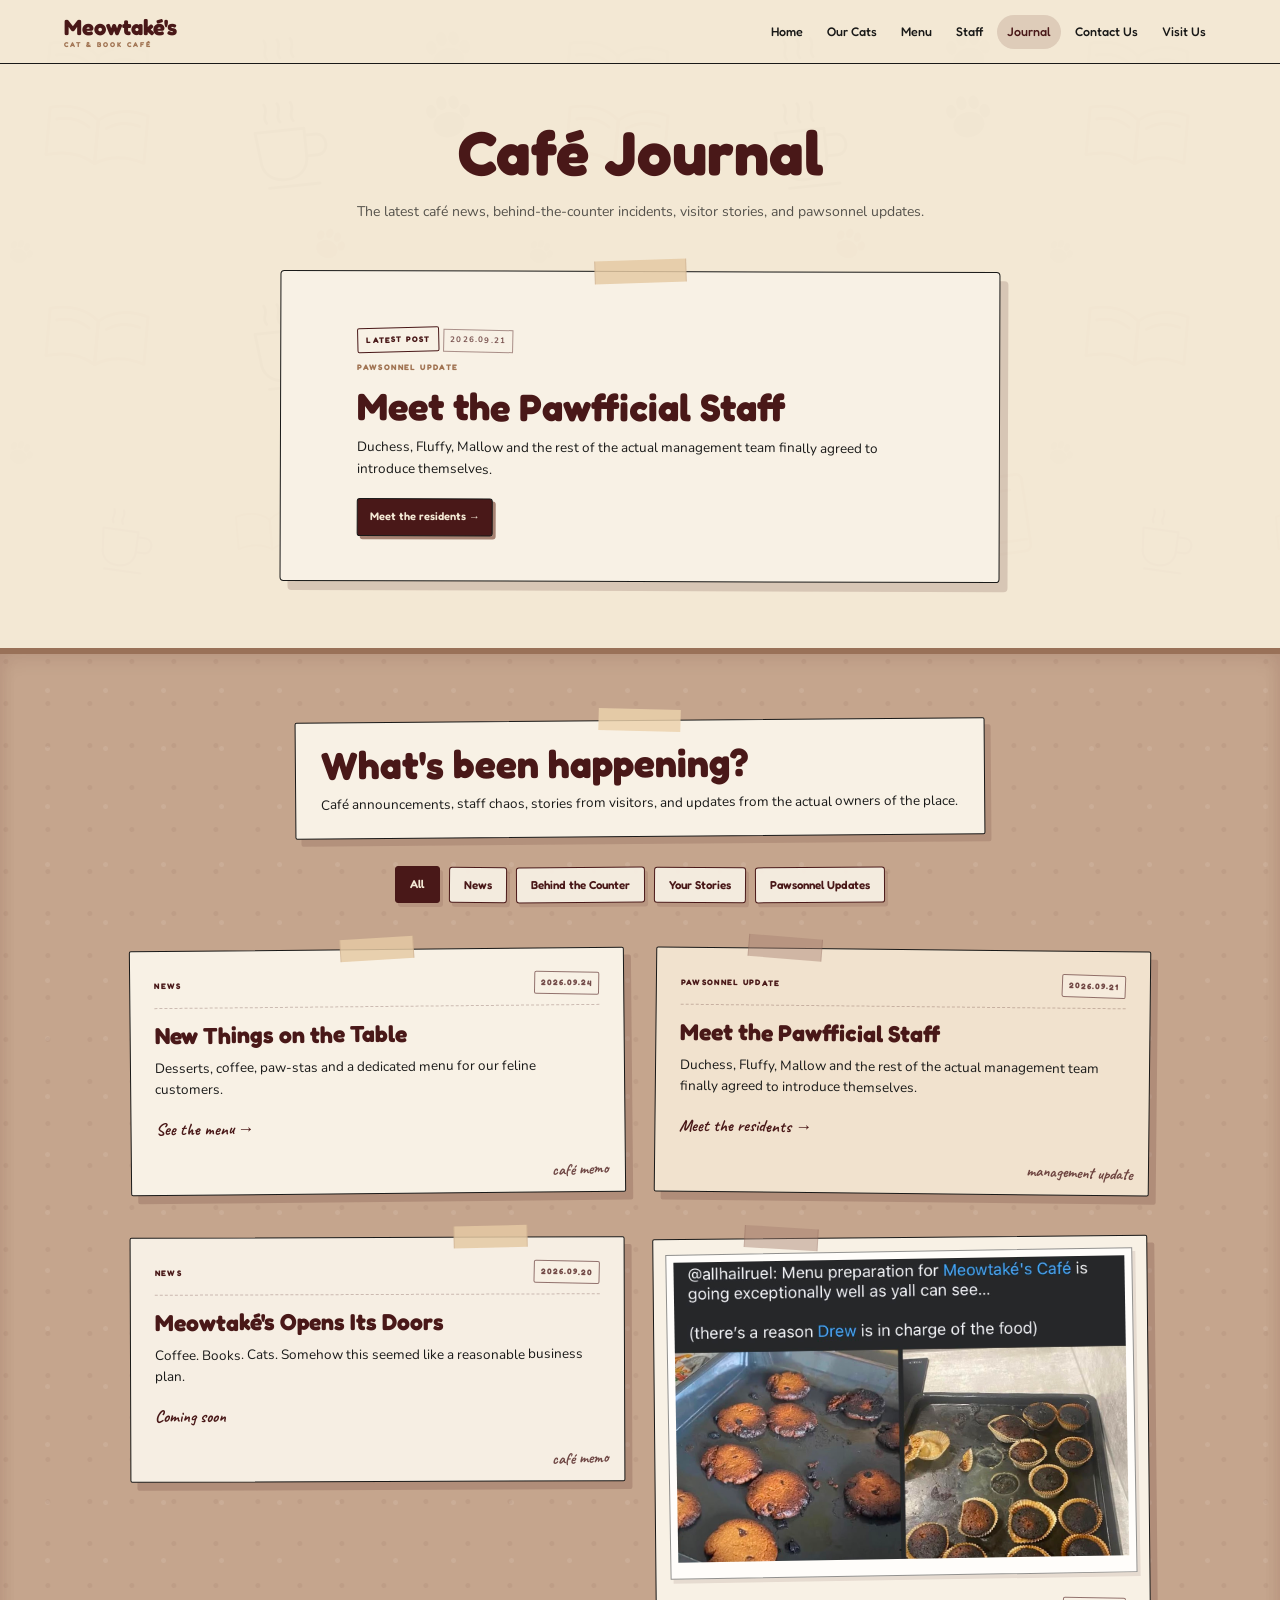
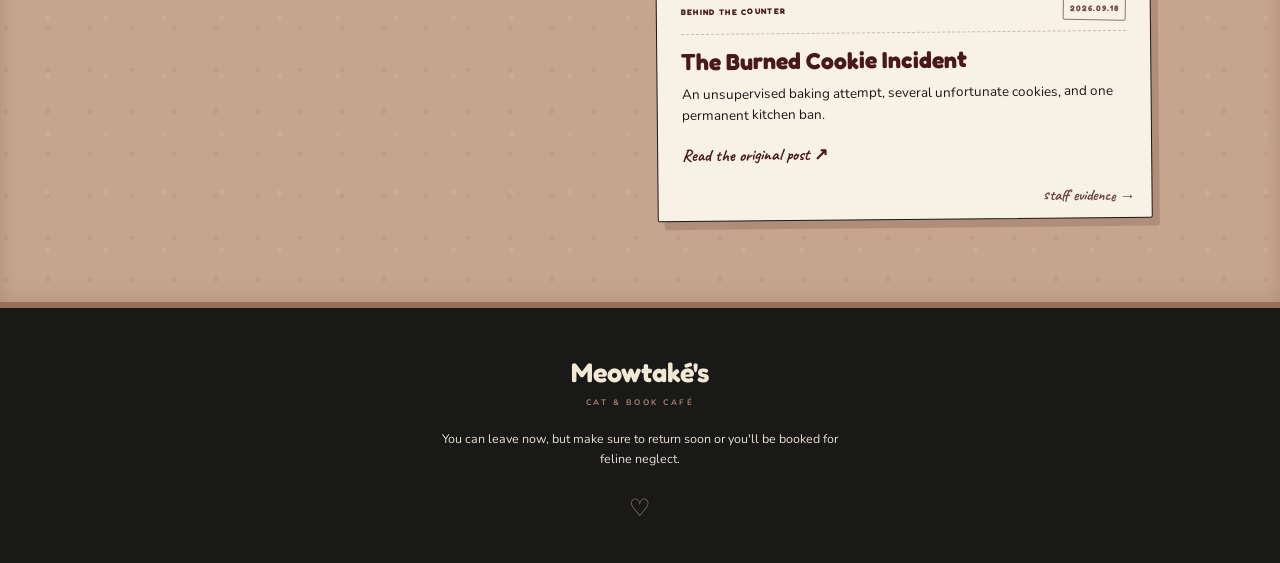
<file: journal_clean.html>
<!DOCTYPE html>
<html lang="en">

<head>
    <meta charset="UTF-8">
    <meta name="viewport" content="width=device-width, initial-scale=1.0">

    <meta
        name="description"
        content="The Meowtaké's Cat & Book Café Journal — café news, behind-the-counter chaos, visitor stories and pawsonnel updates."
    >

    <title>Café Journal | Meowtaké's</title>

    <!-- Google Fonts -->
    <link rel="preconnect" href="https://fonts.googleapis.com">
    <link rel="preconnect" href="https://fonts.gstatic.com" crossorigin>

    <link
        href="https://fonts.googleapis.com/css2?family=Caveat:wght@500;600;700&family=Fredoka:wght@400;500;600;700&family=Nunito:wght@400;500;600;700;800&display=swap"
        rel="stylesheet"
    >

    <link rel="stylesheet" href="style.css">
</head>

<body class="journal-page-body">

    <!-- =====================================================
         HEADER
    ====================================================== -->
    <header class="site-header">
        <a href="index.html" class="logo" aria-label="Meowtaké's home">
            <strong>Meowtaké's</strong>
            <span>CAT &amp; BOOK CAFÉ</span>
        </a>

        <button
            class="menu-toggle"
            type="button"
            aria-label="Open navigation"
            aria-expanded="false"
            aria-controls="main-navigation"
        >
            ☰
        </button>

        <nav class="main-nav" id="main-navigation">
            <a href="index.html">Home</a>
            <a href="index.html#cats">Our Cats</a>
            <a href="index.html#menu">Menu</a>
            <a href="index.html#staff">Staff</a>
            <a href="journal.html" aria-current="page">Journal</a>
            <a href="contact.html">Contact Us</a>
            <a href="index.html#visit">Visit Us</a>
        </nav>
    </header>


    <main class="journal-page">

        <!-- =================================================
             JOURNAL INTRO
        ================================================== -->
        <section class="journal-hero">
            <h1>Café Journal</h1>

            <p class="journal-intro">
                The latest café news, behind-the-counter incidents,
                visitor stories, and pawsonnel updates.
            </p>
        </section>


        <!-- =================================================
             FEATURED / LATEST POST
             JavaScript will replace this with the newest eligible
             Behind the Counter / Your Stories / Pawsonnel post.
        ================================================== -->
        <section class="featured-journal-wrapper">
            <article class="featured-journal-post">

                <div class="featured-journal-image">
                    <img
                        src="images/burned-cookies-blog.jpg"
                        alt="Burned cookies incident"
                        loading="lazy"
                    >
                </div>

                <div class="featured-journal-content">
                    <span class="journal-latest">
                        LATEST POST
                    </span>

                    <p class="journal-date">
                        2026.09.18
                    </p>

                    <p class="featured-category">
                        BEHIND THE COUNTER
                    </p>

                    <h2>
                        The Burned Cookie Incident
                    </h2>

                    <p class="featured-excerpt">
                        Ruel entered the kitchen with confidence.
                        The cookies left with considerably less.
                    </p>

                    <a
                        href="https://www.facebook.com/allhailruel/posts/pfbid02fcDRZki2CAUBgQv6k3BU8iCHLRXo41DNj1A2xsa6iYyAbz7h4jVaWJt88fqhYqZol"
                        target="_blank"
                        rel="noopener noreferrer"
                        class="featured-post-link"
                    >
                        Read Ruel's original post
                        <span aria-hidden="true">↗</span>
                    </a>
                </div>

            </article>
        </section>


        <!-- =================================================
             JOURNAL BOARD / ARCHIVE
        ================================================== -->
        <section class="journal-archive">

            <div class="journal-archive-heading">
                <h2>What's been happening?</h2>

                <p>
                    Café announcements, staff chaos, stories from visitors,
                    and updates from the actual owners of the place.
                </p>
            </div>


            <!-- FILTERS -->
            <div class="journal-filters" aria-label="Journal filters">

                <button
                    class="journal-filter active"
                    type="button"
                    data-journal-filter="all"
                >
                    All
                </button>

                <button
                    class="journal-filter"
                    type="button"
                    data-journal-filter="news"
                >
                    News
                </button>

                <button
                    class="journal-filter"
                    type="button"
                    data-journal-filter="behind"
                >
                    Behind the Counter
                </button>

                <button
                    class="journal-filter"
                    type="button"
                    data-journal-filter="stories"
                >
                    Your Stories
                </button>

                <button
                    class="journal-filter"
                    type="button"
                    data-journal-filter="pawsonnel"
                >
                    Pawsonnel Updates
                </button>

            </div>


            <!-- POSTS -->
            <div class="journal-archive-grid">

                <!-- NEWS — 24 SEP -->
                <article
                    class="journal-post-card"
                    data-journal-category="news"
                    data-date="2026-09-24"
                    data-note="café memo"
                >
                    <div class="journal-card-content">

                        <div class="journal-card-meta">
                            <span>NEWS</span>
                            <span>2026.09.24</span>
                        </div>

                        <h3>New Things on the Table</h3>

                        <p>
                            Desserts, coffee, paw-stas and a dedicated
                            menu for our feline customers.
                        </p>

                        <a href="index.html#menu">
                            See the menu →
                        </a>

                    </div>
                </article>


                <!-- PAWSONNEL — 21 SEP -->
                <article
                    class="journal-post-card"
                    data-journal-category="pawsonnel"
                    data-date="2026-09-21"
                    data-note="management update"
                >
                    <div class="journal-card-content">

                        <div class="journal-card-meta">
                            <span>PAWSONNEL UPDATE</span>
                            <span>2026.09.21</span>
                        </div>

                        <h3>Meet the Pawfficial Staff</h3>

                        <p>
                            Duchess, Fluffy, Mallow and the rest of the actual
                            management team finally agreed to introduce themselves.
                        </p>

                        <a href="index.html#cats">
                            Meet the residents →
                        </a>

                    </div>
                </article>


                <!-- NEWS — 20 SEP -->
                <article
                    class="journal-post-card"
                    data-journal-category="news"
                    data-date="2026-09-20"
                    data-note="café memo"
                >
                    <div class="journal-card-content">

                        <div class="journal-card-meta">
                            <span>NEWS</span>
                            <span>2026.09.20</span>
                        </div>

                        <h3>Meowtaké's Opens Its Doors</h3>

                        <p>
                            Coffee. Books. Cats. Somehow this seemed
                            like a reasonable business plan.
                        </p>

                        <span class="journal-coming-soon">
                            Coming soon
                        </span>

                    </div>
                </article>


                <!-- BEHIND THE COUNTER — 18 SEP -->
                <article
                    class="journal-post-card"
                    data-journal-category="behind"
                    data-date="2026-09-18"
                    data-note="staff evidence →"
                >
                    <div class="journal-card-image">
                        <img
                            src="images/burned-cookies-blog.jpg"
                            alt="Burned cookies incident"
                            loading="lazy"
                        >
                    </div>

                    <div class="journal-card-content">

                        <div class="journal-card-meta">
                            <span>BEHIND THE COUNTER</span>
                            <span>2026.09.18</span>
                        </div>

                        <h3>The Burned Cookie Incident</h3>

                        <p>
                            An unsupervised baking attempt, several unfortunate
                            cookies, and one permanent kitchen ban.
                        </p>

                        <a
                            href="https://www.facebook.com/allhailruel/posts/pfbid02fcDRZki2CAUBgQv6k3BU8iCHLRXo41DNj1A2xsa6iYyAbz7h4jVaWJt88fqhYqZol"
                            target="_blank"
                            rel="noopener noreferrer"
                        >
                            Read the original post ↗
                        </a>

                    </div>
                </article>


                <!--
                    YOUR STORIES TEMPLATE

                    Copy this card when you have a visitor post:

                    <article
                        class="journal-post-card"
                        data-journal-category="stories"
                        data-date="2026-09-30"
                        data-note="from our visitors ♡"
                    >
                        <div class="journal-card-image">
                            <img
                                src="images/YOUR-STORY-IMAGE.webp"
                                alt="Visitor story at Meowtaké's"
                                loading="lazy"
                            >
                        </div>

                        <div class="journal-card-content">
                            <div class="journal-card-meta">
                                <span>YOUR STORIES</span>
                                <span>2026.09.30</span>
                            </div>

                            <h3>Your Post Title</h3>

                            <p>
                                A short preview of the visitor's story,
                                review or Meowtaké's moment.
                            </p>

                            <a
                                href="ORIGINAL-POST-LINK"
                                target="_blank"
                                rel="noopener noreferrer"
                            >
                                Read their story ↗
                            </a>
                        </div>
                    </article>
                -->

            </div>
        </section>

    </main>


    <!-- =====================================================
         FOOTER
    ====================================================== -->
    <footer class="site-footer">
        <div class="footer-brand">
            <h2>Meowtaké's</h2>
            <p>CAT &amp; BOOK CAFÉ</p>
        </div>

        <p class="footer-message">
            You can leave now, but make sure to return soon
            or you'll be booked for<br>
            feline neglect.
        </p>

        <div class="footer-divider" aria-hidden="true">
            ♡
        </div>
    </footer>


    <script src="script.js"></script>
</body>

</html>
</file>
<file: style.css>
/* =========================================================
   MEOWTAKE'S CAT & BOOK CAFÉ
   CLEAN REBUILD — DESKTOP + TABLET + MOBILE
========================================================= */


/* =========================================================
   1. DESIGN TOKENS
========================================================= */

:root {
    --cream: #f3e8d4;
    --light-cream: #faf5ec;
    --dusty-rose: #a68272;
    --warm-brown: #a17453;
    --deep-burgundy: #491818;
    --soft-gray: #8b8b8b;
    --almost-black: #191918;

    --paper: #f8f1e5;
    --paper-warm: #f1e2ce;
    --paper-soft: #f6eee3;
    --glass-a: #8c9a8c;
    --glass-b: #aeb59c;
    --gold: #d8b96e;

    --content-width: 1180px;
    --section-x: clamp(20px, 5vw, 64px);
    --section-y: clamp(56px, 6.5vw, 78px);

    --border: 1.5px solid var(--almost-black);
    --shadow-small: 5px 5px 0 rgba(73, 24, 24, 0.15);
    --shadow-medium: 8px 8px 0 rgba(73, 24, 24, 0.16);
}


/* =========================================================
   2. RESET / GLOBAL
========================================================= */

*,
*::before,
*::after {
    box-sizing: border-box;
}

html {
    scroll-behavior: smooth;
    scroll-padding-top: 72px;
}

html,
body {
    width: 100%;
    margin: 0;
    overflow-x: clip;
}

body {
    min-width: 0;
    background: var(--cream);
    color: var(--almost-black);
    font-family: "Nunito", sans-serif;
    font-size: 15px;
    line-height: 1.6;
}

img {
    display: block;
    max-width: 100%;
    height: auto;
}

button,
input,
textarea,
select {
    font: inherit;
}

button,
a {
    -webkit-tap-highlight-color: transparent;
}

a {
    color: inherit;
}

h1,
h2,
h3,
h4,
p {
    margin-top: 0;
}

h1,
h2,
h3,
h4 {
    font-family: "Fredoka", sans-serif;
}

::selection {
    background: var(--dusty-rose);
    color: var(--almost-black);
}


/* =========================================================
   3. SHARED BACKGROUND PATTERN
========================================================= */

.site-header,
.cats-section,
.menu-section,
.staff-section,
.journal-section,
.visit-section,
.contact-hero,
.contact-people,
.journal-hero,
.featured-journal-wrapper {
    position: relative;
    isolation: isolate;
}

.site-header::before,
.cats-section::before,
.menu-section::before,
.staff-section::before,
.journal-section::before,
.visit-section::before,
.contact-hero::before,
.contact-people::before,
.journal-hero::before,
.featured-journal-wrapper::before {
    content: "";
    position: absolute;
    inset: 0;
    background-image: url("images/pattern-bg/pattern-bg.svg");
    background-repeat: repeat;
    background-size: 520px auto;
    background-position: center top;
    opacity: 0.12;
    pointer-events: none;
    z-index: 0;
}

.site-header::before {
    opacity: 0.08;
}

.site-header > *,
.cats-section > *,
.menu-section > *,
.staff-section > *,
.journal-section > *,
.visit-section > *,
.contact-hero > *,
.contact-people > *,
.journal-hero > *,
.featured-journal-wrapper > * {
    position: relative;
    z-index: 1;
}


/* =========================================================
   4. HEADER / NAV
========================================================= */

.site-header {
    position: sticky;
    top: 0;
    z-index: 1000;

    min-height: 64px;
    padding: 10px max(20px, 5vw);

    display: flex;
    align-items: center;
    justify-content: space-between;
    gap: 24px;

    background: rgba(243, 232, 212, 0.97);
    border-bottom: var(--border);
    backdrop-filter: blur(7px);
}

.logo {
    display: inline-flex;
    flex-direction: column;
    align-items: flex-start;
    gap: 3px;

    flex: 0 0 auto;

    text-decoration: none;
    line-height: 1;
}

.logo strong {
    font-family: "Fredoka", sans-serif;
    font-size: 22px;
    font-weight: 700;
    color: var(--deep-burgundy);
}

.logo span {
    font-family: "Fredoka", sans-serif;
    font-size: 7px;
    font-weight: 700;
    letter-spacing: 2px;
    color: var(--warm-brown);
}

.main-nav {
    display: flex;
    align-items: center;
    justify-content: flex-end;
    gap: 4px;
}

.main-nav a {
    padding: 7px 10px;
    border-radius: 18px;

    font-family: "Fredoka", sans-serif;
    font-size: 12.5px;
    font-weight: 500;
    text-decoration: none;

    transition:
        background-color 0.18s ease,
        color 0.18s ease,
        transform 0.18s ease;
}

.main-nav a:hover,
.main-nav a[aria-current="page"] {
    background: rgba(166, 130, 114, 0.28);
    color: var(--deep-burgundy);
}

.main-nav a:hover {
    transform: translateY(-1px);
}

.menu-toggle {
    display: none;
    flex: 0 0 auto;

    padding: 4px 6px;

    border: 0;
    background: transparent;
    color: var(--deep-burgundy);

    font-family: "Fredoka", sans-serif;
    font-size: 25px;
    line-height: 1;

    cursor: pointer;
}


/* =========================================================
   5. SHARED SECTION LAYOUT
========================================================= */

.cats-section,
.menu-section,
.staff-section,
.journal-section,
.visit-section {
    width: 100%;
    padding: var(--section-y) var(--section-x);
}

.cats-section,
.staff-section,
.visit-section {
    background-color: var(--light-cream);
}

.menu-section,
.journal-section {
    background-color: var(--cream);
}

.section-heading {
    width: min(100%, 630px);
    margin: 0 auto 34px;
    text-align: center;
}

.section-heading > p,
.section-eyebrow {
    margin: 0 0 8px;

    font-family: "Fredoka", sans-serif;
    font-size: 10px;
    font-weight: 700;
    letter-spacing: 2.6px;

    color: var(--warm-brown);
}

.section-heading h2 {
    margin: 0;

    font-size: clamp(34px, 3.4vw, 46px);
    font-weight: 650;
    line-height: 1.05;

    color: var(--deep-burgundy);
}

.section-heading > span {
    display: block;

    max-width: 580px;
    margin: 10px auto 0;

    font-size: 14px;
    line-height: 1.65;

    color: rgba(25, 25, 24, 0.72);
}


/* =========================================================
   6. HOMEPAGE HERO — CAFÉ STOREFRONT
========================================================= */

.entry-hero {
    width: 100%;
    overflow: hidden;

    display: grid;
    grid-template-rows: auto 38px minmax(455px, auto) 78px;

    background: var(--warm-brown);
    border-bottom: var(--border);
}


/* ---------- top sign ---------- */

.entry-main-sign {
    min-height: 96px;
    padding: 17px 24px;

    display: flex;
    align-items: center;
    justify-content: center;
    gap: 20px;

    background:
        linear-gradient(rgba(243, 232, 212, 0.96), rgba(243, 232, 212, 0.96)),
        url("images/pattern-bg/pattern-bg.svg");
    background-size: auto, 500px auto;

    border-bottom: 2px solid var(--almost-black);
    text-align: center;
}

.entry-brand strong {
    display: block;

    font-family: "Fredoka", sans-serif;
    font-size: clamp(32px, 3.4vw, 46px);
    font-weight: 700;
    line-height: 0.95;

    color: var(--deep-burgundy);
}

.entry-brand span {
    display: block;
    margin-top: 7px;

    font-family: "Fredoka", sans-serif;
    font-size: 8px;
    font-weight: 700;
    letter-spacing: 4px;

    color: var(--warm-brown);
}

.entry-sign-paw {
    display: grid;
    place-items: center;

    width: 30px;
    height: 30px;

    color: var(--dusty-rose);
    font-size: 15px;
}

.entry-sign-paw:first-child {
    transform: rotate(-9deg);
}

.entry-sign-paw:last-child {
    transform: rotate(9deg);
}


/* ---------- awning ---------- */

.entry-awning {
    display: grid;
    grid-template-columns: repeat(10, 1fr);

    border-bottom: 2px solid var(--almost-black);
    overflow: hidden;
}

.entry-awning span {
    position: relative;
    background: var(--cream);
}

.entry-awning span:nth-child(even) {
    background: var(--deep-burgundy);
}

.entry-awning span::after {
    content: "";
    position: absolute;
    left: 0;
    right: 0;
    bottom: -11px;

    height: 20px;

    background: inherit;
    border-radius: 0 0 50% 50%;
}


/* ---------- storefront ---------- */

.entry-front {
    width: 100%;
    min-width: 0;

    display: grid;
    grid-template-columns:
        minmax(0, 1fr)
        minmax(205px, 0.42fr)
        minmax(0, 1fr);

    gap: 8px;

    padding: 16px clamp(18px, 3.5vw, 54px) 0;

    background: var(--warm-brown);
}

.entry-window,
.entry-door {
    min-width: 0;
    min-height: 455px;
}

.entry-window {
    position: relative;
    overflow: hidden;

    background:
        linear-gradient(
            135deg,
            var(--glass-a) 0%,
            var(--glass-b) 56%,
            #879486 100%
        );

    border: 2px solid var(--almost-black);
    border-bottom: 0;
}

.entry-window::after {
    content: "";
    position: absolute;
    top: 0;
    bottom: 0;
    left: 50%;

    width: 1px;

    background: rgba(25, 25, 24, 0.14);
    z-index: 2;
}

.entry-glass-shine {
    position: absolute;
    inset: 0;
    z-index: 1;

    background:
        linear-gradient(
            114deg,
            rgba(255, 255, 255, 0.15),
            transparent 27%,
            rgba(255, 255, 255, 0.05) 52%,
            transparent 70%
        );

    pointer-events: none;
}


/* ---------- left window text ---------- */

.entry-copy-window {
    min-height: 455px;
}

.window-small-writing {
    position: absolute;
    top: 20px;
    right: 22px;
    z-index: 3;

    margin: 0;

    font-family: "Fredoka", sans-serif;
    font-size: 8px;
    font-weight: 600;
    letter-spacing: 2.5px;

    color: rgba(250, 245, 236, 0.64);
}

.entry-copy {
    position: relative;
    z-index: 5;

    width: min(100%, 620px);
    padding:
        clamp(42px, 5vw, 66px)
        clamp(28px, 4vw, 56px)
        112px;
}

.entry-eyebrow {
    margin: 0 0 12px;

    font-family: "Fredoka", sans-serif;
    font-size: 9px;
    font-weight: 700;
    letter-spacing: 3.2px;

    color: rgba(250, 245, 236, 0.9);
}

.entry-copy h1 {
    margin: 0;

    font-family: "Fredoka", sans-serif;
    font-size: clamp(40px, 4.3vw, 62px);
    font-weight: 700;
    line-height: 0.96;
    letter-spacing: -1.5px;

    color: var(--almost-black);
}

.entry-copy h1 span {
    color: var(--deep-burgundy);
}

.entry-description {
    width: min(100%, 450px);
    margin: 21px 0 0;
    padding-left: 12px;

    border-left: 3px solid rgba(73, 24, 24, 0.5);

    font-size: 13.5px;
    font-weight: 600;
    line-height: 1.62;

    color: rgba(25, 25, 24, 0.78);
}


/* ---------- hero action cards ---------- */

.entry-actions {
    width: fit-content;
    max-width: 100%;
    margin-top: 24px;

    display: grid;
    grid-template-columns: repeat(2, minmax(0, 1fr));
    gap: 9px;
}

.entry-action-card {
    position: relative;

    min-width: 168px;
    padding: 11px 42px 11px 13px;

    border: 1.5px solid var(--almost-black);
    border-radius: 3px;

    text-decoration: none;

    box-shadow: 4px 4px 0 rgba(25, 25, 24, 0.12);

    transition:
        transform 0.18s ease,
        box-shadow 0.18s ease;
}

.entry-action-card:hover {
    transform: translateY(-3px) rotate(0);
    box-shadow: 6px 6px 0 rgba(25, 25, 24, 0.12);
}

.menu-card {
    background: var(--cream);
    color: var(--deep-burgundy);
    transform: rotate(-0.5deg);
}

.cats-card {
    background: var(--dusty-rose);
    color: var(--deep-burgundy);
    transform: rotate(0.5deg);
}

.contact-card {
    grid-column: 1 / -1;
    justify-self: center;

    width: 225px;

    background: var(--deep-burgundy);
    color: var(--cream);

    transform: rotate(-0.35deg);
}

.action-mini {
    display: block;
    margin-bottom: 2px;

    font-family: "Fredoka", sans-serif;
    font-size: 8px;
    font-weight: 700;
    line-height: 1.25;
    letter-spacing: 1.1px;

    opacity: 0.72;
    white-space: nowrap;
}

.entry-action-card strong {
    display: block;

    font-family: "Fredoka", sans-serif;
    font-size: 16px;
    line-height: 1.1;
}

.action-arrow {
    position: absolute;
    top: 50%;
    right: 13px;

    width: 23px;
    height: 23px;

    display: grid;
    place-items: center;

    transform: translateY(-50%);

    border: 1px solid currentColor;
    border-radius: 50%;

    font-size: 12px;
}


/* ---------- left window lamp ---------- */

.left-window-lamp {
    position: absolute;
    top: 0;
    left: 65%;
    z-index: 3;

    width: 2px;
    height: 62px;

    background: var(--almost-black);
    opacity: 0.75;
}

.left-window-lamp span {
    position: absolute;
    left: 50%;
    bottom: -18px;

    width: 46px;
    height: 25px;

    transform: translateX(-50%);

    background: var(--gold);
    border: 1.5px solid var(--almost-black);
    border-radius: 50% 50% 12% 12%;
}


/* ---------- books ---------- */

.entry-book-shelf {
    position: absolute;
    left: 6%;
    bottom: 24px;
    z-index: 4;

    width: 190px;
    height: 9px;

    display: flex;
    align-items: flex-end;
    gap: 5px;

    padding-left: 12px;

    background: var(--deep-burgundy);
    border: 1.5px solid var(--almost-black);
}

.entry-book {
    position: relative;
    bottom: 8px;

    display: block;
    width: 14px;

    border: 1px solid rgba(25, 25, 24, 0.55);
    border-radius: 2px 2px 0 0;
}

.book-one {
    height: 42px;
    background: var(--dusty-rose);
}

.book-two {
    height: 53px;
    background: var(--deep-burgundy);
}

.book-three {
    height: 35px;
    background: var(--cream);
}

.book-four {
    height: 47px;
    background: #687a65;
}

.book-five {
    height: 39px;
    background: #d8bb7d;
}


/* ---------- left window cat ---------- */

.entry-window-cat {
    position: absolute;
    right: 6%;
    bottom: 12px;
    z-index: 4;

    width: 96px;
    height: 122px;
}

.entry-cat-head {
    position: absolute;
    top: 20px;
    left: 20px;
    z-index: 3;

    width: 54px;
    height: 49px;

    background: var(--almost-black);
    border-radius: 48%;
}

.entry-cat-head i {
    position: absolute;
    top: 22px;

    width: 6px;
    height: 8px;

    border-radius: 50%;
    background: #e5c477;
}

.entry-cat-head i:first-child {
    left: 15px;
}

.entry-cat-head i:last-child {
    right: 15px;
}

.entry-cat-ear {
    position: absolute;
    top: 8px;
    z-index: 2;

    width: 26px;
    height: 30px;

    background: var(--almost-black);
    clip-path: polygon(50% 0, 100% 100%, 0 100%);
}

.left-ear {
    left: 18px;
    transform: rotate(-12deg);
}

.right-ear {
    right: 18px;
    transform: rotate(12deg);
}

.entry-cat-body {
    position: absolute;
    left: 14px;
    bottom: 0;

    width: 68px;
    height: 80px;

    background: var(--almost-black);
    border-radius: 48% 48% 20% 20%;
}

.entry-cat-tail {
    position: absolute;
    right: -8px;
    bottom: 16px;

    width: 54px;
    height: 67px;

    border: 12px solid var(--almost-black);
    border-left-color: transparent;
    border-bottom-color: transparent;
    border-radius: 50%;

    transform-origin: bottom left;
    animation: entryTail 3s ease-in-out infinite;
}

@keyframes entryTail {
    0%,
    100% {
        transform: rotate(9deg);
    }

    50% {
        transform: rotate(-5deg);
    }
}


/* ---------- door ---------- */

.entry-door {
    position: relative;

    display: flex;
    flex-direction: column;

    background: var(--deep-burgundy);

    border: 2px solid var(--almost-black);
    border-bottom: 0;
}

.door-window {
    position: relative;
    flex: 1;

    margin: 9px 9px 0;

    overflow: hidden;

    background:
        linear-gradient(135deg, #89968a, #afb49d);

    border: 1.5px solid var(--almost-black);
}

.door-window::after {
    content: "";
    position: absolute;
    inset: 0;

    background:
        linear-gradient(
            125deg,
            rgba(255, 255, 255, 0.18),
            transparent 35%,
            rgba(255, 255, 255, 0.06)
        );

    pointer-events: none;
}

.door-japanese {
    position: absolute;
    top: 19px;
    left: 50%;
    z-index: 4;

    margin: 0;

    transform: translateX(-50%);

    writing-mode: vertical-rl;

    font-family: sans-serif;
    font-size: 9px;
    font-weight: 700;
    line-height: 1;
    letter-spacing: 3px;

    color: rgba(250, 245, 236, 0.94);
    text-shadow: 0 1px 2px rgba(25, 25, 24, 0.22);
}

.entry-open-holder {
    position: absolute;
    top: 90px;
    left: 50%;
    z-index: 5;

    width: 112px;
    height: 92px;

    transform: translateX(-50%);
    animation: entryOpenSign 4s ease-in-out infinite;
}

@keyframes entryOpenSign {
    0%,
    100% {
        transform: translateX(-50%) rotate(-2deg);
    }

    50% {
        transform: translateX(-50%) rotate(2deg);
    }
}

.open-rope {
    position: absolute;
    top: 0;

    width: 1px;
    height: 34px;

    background: var(--almost-black);
}

.rope-left {
    left: 31px;
    transform: rotate(20deg);
}

.rope-right {
    right: 31px;
    transform: rotate(-20deg);
}

.entry-open-sign {
    position: absolute;
    left: 50%;
    bottom: 0;

    width: 100px;
    padding: 8px 6px;

    transform: translateX(-50%);

    background: var(--cream);
    border: 1.5px solid var(--almost-black);
    border-radius: 3px;

    text-align: center;

    box-shadow: 3px 3px 0 rgba(25, 25, 24, 0.12);
}

.entry-open-sign small {
    display: block;

    font-size: 7px;
    font-weight: 700;
    letter-spacing: 1.4px;

    color: var(--deep-burgundy);
}

.entry-open-sign strong {
    display: block;

    font-family: "Fredoka", sans-serif;
    font-size: 22px;
    line-height: 1;

    color: var(--deep-burgundy);
}

.entry-open-sign span {
    display: block;
    margin-top: 2px;

    font-size: 7px;
    font-weight: 700;
    letter-spacing: 1.6px;
}

.door-hours {
    position: absolute;
    left: 50%;
    bottom: 20px;
    z-index: 4;

    width: 78%;
    padding: 8px;

    transform: translateX(-50%);

    background: rgba(250, 245, 236, 0.82);
    border: 1px solid var(--almost-black);

    text-align: center;
    color: var(--deep-burgundy);
}

.door-hours span,
.door-hours small {
    display: block;

    font-size: 7px;
    font-weight: 700;
    line-height: 1.3;
    letter-spacing: 0.7px;
}

.door-hours strong {
    display: block;
    margin: 2px 0;

    font-family: "Fredoka", sans-serif;
    font-size: 15px;
    line-height: 1;
}

.entry-door-handle {
    position: absolute;
    top: 51%;
    right: 14px;
    z-index: 6;

    width: 5px;
    height: 41px;

    background: #d5b46e;
    border: 1px solid var(--almost-black);
    border-radius: 20px;
}

.door-bottom-panel {
    height: 54px;

    display: flex;
    flex-direction: column;
    align-items: center;
    justify-content: center;

    border-top: 2px solid var(--almost-black);

    color: var(--cream);
}

.door-bottom-panel span {
    font-family: "Fredoka", sans-serif;
    font-size: 7px;
    font-weight: 600;
    letter-spacing: 2.5px;
}

.door-bottom-panel small {
    margin-top: 1px;
}


/* ---------- right interior ---------- */

.entry-interior-window {
    min-height: 455px;
}

.window-quote {
    position: absolute;
    top: 24px;
    left: 24px;
    z-index: 4;

    margin: 0;

    font-family: "Caveat", cursive;
    font-size: 20px;
    line-height: 0.95;

    color: rgba(250, 245, 236, 0.7);
}

.window-poster {
    position: absolute;
    top: 20%;
    left: 8%;
    z-index: 4;

    width: 112px;
    padding: 10px;

    background: rgba(250, 245, 236, 0.88);
    border: 1.5px solid var(--almost-black);

    text-align: center;

    box-shadow: 3px 3px 0 rgba(25, 25, 24, 0.1);
    transform: rotate(-1.5deg);
}

.window-poster small {
    display: block;

    font-size: 7px;
    font-weight: 700;
    letter-spacing: 1px;

    color: var(--deep-burgundy);
}

.window-poster strong {
    display: block;
    margin-top: 5px;

    font-family: "Caveat", cursive;
    font-size: 18px;
    line-height: 1;

    color: var(--deep-burgundy);
}

.window-poster span {
    display: block;
    margin-top: 5px;
}

.entry-lamp {
    position: absolute;
    top: 0;
    right: 18%;
    z-index: 3;

    width: 65px;
    height: 90px;
}

.lamp-wire {
    position: absolute;
    top: 0;
    left: 50%;

    width: 2px;
    height: 49px;

    background: var(--almost-black);
}

.lamp-shade {
    position: absolute;
    top: 46px;
    left: 50%;
    z-index: 2;

    width: 45px;
    height: 25px;

    transform: translateX(-50%);

    background: var(--gold);
    border: 1.5px solid var(--almost-black);
    border-radius: 50% 50% 10% 10%;
}

.lamp-glow {
    position: absolute;
    top: 55px;
    left: 50%;

    width: 95px;
    height: 95px;

    transform: translateX(-50%);

    border-radius: 50%;
    background: rgba(255, 225, 157, 0.11);
    filter: blur(10px);
}

.interior-shelf {
    position: absolute;
    top: 52%;
    left: 11%;
    z-index: 4;

    width: 42%;
    height: 9px;

    display: flex;
    align-items: flex-end;
    gap: 4px;

    padding-left: 8px;

    background: var(--deep-burgundy);
    border: 1.5px solid var(--almost-black);
}

.interior-shelf .entry-book {
    transform: scale(0.72);
    transform-origin: bottom;
}

.second-interior-shelf {
    top: 28%;
    left: auto;
    right: 8%;
    width: 30%;
}

.window-bench {
    position: absolute;
    left: 8%;
    bottom: 22px;
    z-index: 3;

    width: min(50%, 255px);
    height: 90px;
}

.bench-back {
    position: absolute;
    left: 0;
    bottom: 29px;

    width: 100%;
    height: 43px;

    background: #b68f7d;
    border: 1.5px solid var(--almost-black);
    border-radius: 5px 5px 2px 2px;
}

.bench-seat {
    position: absolute;
    left: 0;
    bottom: 14px;

    width: 100%;
    height: 15px;

    background: var(--deep-burgundy);
    border: 1.5px solid var(--almost-black);
}

.bench-leg {
    position: absolute;
    bottom: 0;

    width: 8px;
    height: 14px;

    background: #c49a88;
    border: 1.5px solid var(--almost-black);
    border-top: 0;
}

.leg-left {
    left: 17px;
}

.leg-right {
    right: 17px;
}

.bench-cushion {
    position: absolute;
    bottom: 31px;

    width: 28px;
    height: 18px;

    border: 1.5px solid var(--almost-black);
    border-radius: 4px;
}

.cushion-one {
    left: 12px;
    background: #f3ead8;
    transform: rotate(-4deg);
}

.cushion-two {
    left: 45px;
    background: #d9be72;
    transform: rotate(5deg);
}

.entry-table {
    position: absolute;
    right: 8%;
    bottom: 18px;
    z-index: 4;

    width: 82px;
    height: 103px;
}

.entry-table-top {
    position: absolute;
    top: 24px;

    width: 82px;
    height: 8px;

    background: var(--deep-burgundy);
    border: 1.5px solid var(--almost-black);
    border-radius: 50%;
}

.entry-table-leg {
    position: absolute;
    top: 31px;
    left: 39px;

    width: 6px;
    height: 61px;

    background: var(--almost-black);
}

.entry-table-foot {
    position: absolute;
    left: 17px;
    bottom: 5px;

    width: 51px;
    height: 6px;

    background: var(--almost-black);
    border-radius: 50%;
}

.entry-coffee {
    position: absolute;
    top: 2px;
    left: 29px;
    z-index: 5;

    width: 27px;
    height: 25px;
}

.coffee-body {
    position: absolute;
    left: 0;
    bottom: 0;

    width: 23px;
    height: 17px;

    background: var(--cream);
    border: 1.5px solid var(--almost-black);
    border-radius: 3px 3px 8px 8px;
}

.coffee-handle {
    position: absolute;
    right: -4px;
    bottom: 5px;

    width: 9px;
    height: 9px;

    border: 1.5px solid var(--almost-black);
    border-radius: 50%;
}

.steam {
    position: absolute;
    top: -9px;

    width: 6px;
    height: 12px;

    border-left: 1.5px solid var(--cream);
    border-radius: 50%;

    animation: entrySteam 2.2s ease-in-out infinite;
}

.steam-one {
    left: 6px;
}

.steam-two {
    left: 14px;
    animation-delay: 0.5s;
}

@keyframes entrySteam {
    0% {
        opacity: 0;
        transform: translateY(3px);
    }

    50% {
        opacity: 0.8;
    }

    100% {
        opacity: 0;
        transform: translateY(-6px);
    }
}


/* ---------- sidewalk ---------- */

.entry-sidewalk {
    position: relative;

    min-height: 78px;

    display: flex;
    align-items: center;
    justify-content: center;

    background: var(--light-cream);
    border-top: 3px solid var(--almost-black);
}

.entry-sidewalk::after {
    content: "";
    position: absolute;
    left: 6%;
    right: 6%;
    bottom: 11px;

    height: 1px;

    background: rgba(73, 24, 24, 0.18);
}

.entry-board {
    position: absolute;
    left: 6%;
    top: -66px;
    z-index: 5;

    width: 120px;
    padding: 12px;

    background: var(--deep-burgundy);
    border: 2px solid var(--almost-black);
    border-radius: 3px;

    color: var(--cream);
    text-align: center;

    box-shadow: 5px 5px 0 rgba(25, 25, 24, 0.11);
    transform: rotate(-2.5deg);
}

.entry-board small {
    display: block;

    font-size: 6px;
    font-weight: 700;
    letter-spacing: 1.5px;

    color: #d6b576;
}

.entry-board strong {
    display: block;
    margin: 6px 0;

    font-family: "Caveat", cursive;
    font-size: 22px;
    font-weight: 600;
    line-height: 0.9;
}

.entry-board span {
    font-size: 13px;
}

.entry-outside-cat {
    position: absolute;
    right: 7%;
    top: -56px;
    z-index: 4;

    width: 86px;
    height: 70px;
}

.outside-head {
    position: absolute;
    left: 4px;
    bottom: 21px;

    width: 33px;
    height: 31px;

    border-radius: 50%;
    background: var(--almost-black);
}

.outside-head::before,
.outside-head::after {
    content: "";
    position: absolute;
    top: -11px;

    width: 18px;
    height: 20px;

    background: var(--almost-black);
    clip-path: polygon(50% 0, 100% 100%, 0 100%);
}

.outside-head::before {
    left: 0;
}

.outside-head::after {
    right: 0;
}

.outside-body {
    position: absolute;
    left: 28px;
    bottom: 8px;

    width: 50px;
    height: 33px;

    border-radius: 60% 50% 45% 45%;
    background: var(--almost-black);
}

.outside-tail {
    position: absolute;
    right: -8px;
    bottom: 18px;

    width: 40px;
    height: 43px;

    border: 9px solid var(--almost-black);
    border-left-color: transparent;
    border-bottom-color: transparent;
    border-radius: 50%;

    animation: outsideTail 3s ease-in-out infinite;
}

@keyframes outsideTail {
    0%,
    100% {
        transform: rotate(7deg);
    }

    50% {
        transform: rotate(-7deg);
    }
}

.sidewalk-message {
    position: relative;
    z-index: 2;

    margin: 0;

    font-family: "Caveat", cursive;
    font-size: 19px;

    color: var(--warm-brown);
}


/* =========================================================
   7. OUR CATS — PAWSONNEL FILES
========================================================= */

.cats-grid {
    width: min(100%, var(--content-width));
    margin: 0 auto;

    display: grid;
    grid-template-columns: repeat(3, minmax(0, 1fr));
    gap: 34px 24px;
}

.cat-card {
    position: relative;

    min-width: 0;
    padding: 40px 10px 11px;

    background:
        linear-gradient(180deg, #d8bea3 0%, #cba98f 100%);

    border: var(--border);
    border-radius: 6px 15px 15px 15px;

    box-shadow:
        6px 7px 0 rgba(166, 130, 114, 0.66);

    transition:
        transform 0.2s ease,
        box-shadow 0.2s ease;
}

.cat-card::before {
    content: attr(data-cat-name);

    position: absolute;
    top: -22px;
    left: -1.5px;

    min-width: 118px;
    padding: 7px 14px 8px;

    background: #d8bea3;

    border: var(--border);
    border-bottom: 0;
    border-radius: 9px 9px 0 0;

    font-family: "Fredoka", sans-serif;
    font-size: 10px;
    font-weight: 700;
    letter-spacing: 1.3px;

    color: var(--deep-burgundy);
}

.cat-card::after {
    content: attr(data-file);

    position: absolute;
    top: 13px;
    right: 13px;

    font-family: "Fredoka", sans-serif;
    font-size: 8px;
    font-weight: 700;
    letter-spacing: 1px;

    color: rgba(73, 24, 24, 0.82);
}

.cat-card:nth-child(3n + 1) {
    transform: rotate(-0.35deg);
}

.cat-card:nth-child(3n + 2) {
    transform: rotate(0.3deg);
}

.cat-card:nth-child(3n) {
    transform: rotate(-0.15deg);
}

.cat-card:hover {
    transform: translateY(-5px) rotate(0);
    box-shadow:
        9px 10px 0 rgba(166, 130, 114, 0.68);
}

.cat-profile {
    width: 100%;

    border: 1.5px solid var(--almost-black);
    border-radius: 7px;
}


/* =========================================================
   8. MENU — REAL CAFÉ SHEETS
========================================================= */

.menu-filters {
    width: min(100%, var(--content-width));
    margin: 0 auto 30px;

    display: flex;
    flex-wrap: wrap;
    justify-content: center;
    gap: 8px;
}

.menu-filter,
.journal-filter {
    min-height: 36px;
    padding: 8px 14px;

    background: transparent;
    border: 1.5px solid var(--deep-burgundy);
    border-radius: 999px;

    color: var(--deep-burgundy);

    font-family: "Fredoka", sans-serif;
    font-size: 11.5px;
    font-weight: 600;

    cursor: pointer;

    transition:
        background-color 0.18s ease,
        color 0.18s ease,
        transform 0.18s ease;
}

.menu-filter:hover,
.journal-filter:hover {
    background: rgba(166, 130, 114, 0.28);
    transform: translateY(-1px);
}

.menu-filter.active,
.journal-filter.active {
    background: var(--deep-burgundy);
    color: var(--cream);
}

.menu-grid {
    width: min(100%, var(--content-width));
    margin: 0 auto;

    display: flex;
    flex-wrap: wrap;
    justify-content: center;
    align-items: flex-start;

    gap: 34px 22px;
}

.menu-category {
    position: relative;

    flex: 0 1 calc((100% - 44px) / 3);
    max-width: 345px;
    min-width: 0;

    padding: 14px 11px 45px;

    background: var(--paper);
    border: var(--border);
    border-radius: 5px;

    box-shadow:
        6px 7px 0 rgba(161, 116, 83, 0.42),
        0 8px 18px rgba(25, 25, 24, 0.05);

    transition:
        transform 0.2s ease,
        box-shadow 0.2s ease;
}

.menu-category::before {
    content: "";

    position: absolute;
    top: -10px;
    left: 50%;

    width: 72px;
    height: 20px;

    transform: translateX(-50%) rotate(-2deg);

    background: rgba(229, 202, 164, 0.78);
    border-left: 1px solid rgba(73, 24, 24, 0.1);
    border-right: 1px solid rgba(73, 24, 24, 0.1);
}

.menu-category::after {
    content: attr(data-note);

    position: absolute;
    right: 13px;
    bottom: 12px;

    max-width: calc(100% - 26px);

    font-family: "Caveat", cursive;
    font-size: 15px;
    font-weight: 650;
    line-height: 1.05;

    color: rgba(73, 24, 24, 0.7);
    text-align: right;
}

.menu-category:nth-child(1) {
    transform: rotate(-0.3deg);
}

.menu-category:nth-child(2) {
    transform: rotate(0.3deg);
}

.menu-category:nth-child(3) {
    transform: rotate(-0.15deg);
}

.menu-category:nth-child(4) {
    transform: rotate(0.25deg);
}

.menu-category:nth-child(5) {
    transform: rotate(-0.2deg);
}

.menu-category:hover {
    transform: translateY(-5px) rotate(0);
    box-shadow:
        9px 10px 0 rgba(161, 116, 83, 0.44),
        0 12px 24px rgba(25, 25, 24, 0.07);
}

.menu-category.hidden {
    display: none !important;
}

.menu-image {
    width: 100%;

    border: 1.5px solid var(--almost-black);
    border-radius: 3px;
}

.menu-footer-note {
    width: fit-content;
    max-width: 92%;
    margin: 28px auto 0;

    font-family: "Caveat", cursive;
    font-size: 17px;
    font-weight: 600;
    line-height: 1.25;

    text-align: center;
    color: rgba(73, 24, 24, 0.65);
}


/* =========================================================
   9. STAFF
========================================================= */

.staff-grid {
    width: min(100%, 1060px);
    margin: 0 auto;

    display: grid;
    grid-template-columns: repeat(3, minmax(0, 1fr));
    gap: 22px;
}

.staff-card {
    min-width: 0;
    padding: 8px;

    background: var(--cream);
    border: var(--border);
    border-radius: 10px;

    box-shadow: 5px 5px 0 rgba(166, 130, 114, 0.45);

    transition:
        transform 0.2s ease,
        box-shadow 0.2s ease;
}

.staff-card:hover {
    transform: translateY(-4px);
    box-shadow: 8px 8px 0 rgba(166, 130, 114, 0.48);
}

.staff-profile {
    width: 100%;
    border-radius: 5px;
}


/* =========================================================
   10. HOMEPAGE JOURNAL PREVIEW
========================================================= */

.journal-grid {
    width: min(100%, 1040px);
    margin: 0 auto;

    display: grid;
    grid-template-columns: repeat(3, minmax(0, 1fr));
    gap: 20px;
}

.journal-card {
    position: relative;

    min-width: 0;
    padding: 24px 22px 25px;

    background: var(--light-cream);
    border: var(--border);
    border-radius: 7px;

    box-shadow: 5px 5px 0 rgba(166, 130, 114, 0.4);

    transition:
        transform 0.2s ease,
        box-shadow 0.2s ease;
}

.journal-card:nth-child(2) {
    transform: rotate(0.3deg);
}

.journal-card:nth-child(3) {
    transform: rotate(-0.25deg);
}

.journal-card:hover {
    transform: translateY(-4px) rotate(0);
    box-shadow: 7px 7px 0 rgba(166, 130, 114, 0.42);
}

.journal-category {
    margin: 0 0 4px;

    font-family: "Fredoka", sans-serif;
    font-size: 8px;
    font-weight: 700;
    letter-spacing: 1.4px;

    color: var(--deep-burgundy);
}

.journal-card .journal-date {
    margin: 0 0 14px;

    font-size: 9px;
    font-weight: 700;
    letter-spacing: 1.4px;

    color: var(--warm-brown);
}

.journal-card h3 {
    margin: 0 0 10px;

    font-size: 20px;
    line-height: 1.12;

    color: var(--deep-burgundy);
}

.journal-card > p:last-child {
    margin-bottom: 0;

    font-size: 13px;
    line-height: 1.6;

    color: rgba(25, 25, 24, 0.78);
}

.journal-more {
    display: flex;
    justify-content: center;

    margin-top: 28px;
}

.journal-more-button {
    display: inline-flex;
    align-items: center;
    justify-content: space-between;
    gap: 20px;

    min-width: 220px;
    padding: 11px 13px;

    background: var(--deep-burgundy);
    border: var(--border);
    border-radius: 3px;

    box-shadow: 4px 4px 0 var(--dusty-rose);

    color: var(--cream);

    font-family: "Fredoka", sans-serif;
    font-size: 12px;
    font-weight: 600;
    text-decoration: none;

    transition:
        transform 0.18s ease,
        box-shadow 0.18s ease;
}

.journal-more-button:hover {
    transform: translateY(-3px);
    box-shadow: 6px 6px 0 var(--dusty-rose);
}

.journal-more-arrow {
    width: 24px;
    height: 24px;

    display: grid;
    place-items: center;

    flex: 0 0 auto;

    border: 1px solid var(--cream);
    border-radius: 50%;
}


/* =========================================================
   11. VISIT US
========================================================= */

.visit-grid {
    width: min(100%, var(--content-width));
    margin: 0 auto;

    display: grid;
    grid-template-columns: repeat(2, minmax(0, 1fr));
    align-items: stretch;

    gap: 22px;
}

.visit-grid > * {
    min-width: 0;
    height: 100%;
}

.visit-info {
    padding: 28px;

    background: var(--cream);
    border: var(--border);
    border-radius: 10px;

    box-shadow: 5px 5px 0 rgba(166, 130, 114, 0.34);
}

.visit-info h3 {
    margin: 0 0 8px;

    font-size: 23px;
    line-height: 1.15;

    color: var(--deep-burgundy);
}

.visit-location {
    margin-bottom: 16px;

    font-weight: 800;
    color: var(--warm-brown);
}

.visit-info > p:not(.visit-location) {
    margin-bottom: 0;

    font-size: 13.5px;
    line-height: 1.65;
}

.opening-hours {
    margin-top: 24px;
}
.opening-hours-heading {
    display: flex;
    align-items: flex-start;
    justify-content: space-between;
    gap: 16px;

    margin-bottom: 12px;
}

.opening-hours-heading h4 {
    margin: 0;
}

.hours-asterisk {
    margin-left: 3px;

    font-family: "Caveat", cursive;
    font-size: 20px;

    color: var(--deep-burgundy);
}

.hours-sticky {
    max-width: 190px;

    padding: 9px 11px;

    background: #e8cf9d;

    border: 1px solid rgba(73, 24, 24, 0.35);

    box-shadow:
        3px 4px 0 rgba(73, 24, 24, 0.10);

    transform: rotate(1.5deg);

    font-family: "Caveat", cursive;
    font-size: 13px;
    font-weight: 600;
    line-height: 1.15;

    color: var(--deep-burgundy);
}

.monday-note {
    margin: 10px 0 0;

    font-family: "Caveat", cursive;
    font-size: 13px;
    font-weight: 600;

    color: var(--warm-brown);
}

.opening-hours h4 {
    margin: 0 0 10px;

    font-size: 16px;
    color: var(--deep-burgundy);
}

.hours-row {
    display: flex;
    justify-content: space-between;
    gap: 20px;

    padding: 8px 0;

    border-bottom: 1px dotted rgba(25, 25, 24, 0.35);

    font-size: 13px;
}
.hours-closed {
    color: var(--deep-burgundy);
    font-weight: 800;
}

.hours-note {
    margin: 14px 0 0;

    font-family: "Caveat", cursive;
    font-size: 15px;
    font-weight: 600;
    line-height: 1.25;

    color: var(--warm-brown);
}


/* ---------- rules ---------- */

.rules-split-card {
    padding: 20px;

    background: var(--dusty-rose);
    border: var(--border);
    border-radius: 10px;

    box-shadow: 5px 5px 0 rgba(73, 24, 24, 0.17);
}

.rules-label {
    margin: 0 0 14px;

    font-family: "Fredoka", sans-serif;
    font-size: 9px;
    font-weight: 700;
    letter-spacing: 2px;

    color: var(--deep-burgundy);
}

.rules-columns {
    display: grid;
    grid-template-columns: repeat(2, minmax(0, 1fr));
    gap: 13px;
}

.rules-column {
    min-width: 0;
    padding: 17px 16px 18px;

    background: var(--light-cream);
    border: 1.5px solid var(--almost-black);

    box-shadow: 4px 4px 0 rgba(73, 24, 24, 0.13);
}

.rules-do {
    transform: rotate(-0.35deg);
}

.rules-dont {
    transform: rotate(0.35deg);
}

.rules-column h3 {
    display: flex;
    align-items: center;
    justify-content: space-between;

    margin: 0 0 12px;
    padding-bottom: 8px;

    border-bottom: 1.5px solid rgba(73, 24, 24, 0.22);

    font-size: 21px;
    color: var(--deep-burgundy);
}

.rules-column h3 span {
    width: 23px;
    height: 23px;

    display: grid;
    place-items: center;

    border: 1px solid var(--deep-burgundy);
    border-radius: 50%;

    font-size: 11px;
}

.rules-column ol {
    margin: 0;
    padding-left: 21px;
}

.rules-column li {
    margin-bottom: 8px;
    padding-left: 2px;

    font-size: 12.5px;
    font-weight: 600;
    line-height: 1.42;
}

.rules-column li:last-child {
    margin-bottom: 0;
}

.rules-column li::marker {
    font-family: "Fredoka", sans-serif;
    font-size: 11px;
    font-weight: 700;

    color: var(--deep-burgundy);
}

.rules-column li small {
    display: block;
    margin-top: 2px;

    font-family: "Caveat", cursive;
    font-size: 14px;
    line-height: 1.15;

    color: var(--deep-burgundy);
}


/* =========================================================
   12. FOOTER
========================================================= */

.site-footer {
    padding: 43px 24px 36px;

    background: var(--almost-black);
    color: var(--cream);

    text-align: center;
}

.footer-brand h2 {
    margin: 0;

    font-size: 27px;
    font-weight: 650;
}

.footer-brand p {
    margin: 3px 0 0;

    font-size: 8px;
    font-weight: 700;
    letter-spacing: 2.5px;

    color: var(--dusty-rose);
}

.footer-message {
    width: min(100%, 520px);
    margin: 19px auto;

    font-size: 12.5px;
    line-height: 1.65;

    color: #e8ddcf;
}

.footer-divider {
    margin-top: 16px;

    font-family: "Caveat", cursive;
    font-size: 24px;

    color: var(--dusty-rose);
}


/* =========================================================
   13. JOURNAL PAGE — INTRO
========================================================= */

.journal-page-body {
    background: var(--cream);
}

.journal-hero {
    padding: 58px var(--section-x) 42px;

    background: var(--cream);
    text-align: center;
}

.journal-hero h1 {
    margin: 0;

    font-size: clamp(42px, 5vw, 62px);
    font-weight: 700;
    line-height: 1;

    color: var(--deep-burgundy);
}

.journal-intro {
    width: min(100%, 620px);
    margin: 16px auto 0;

    font-size: 14px;
    line-height: 1.65;

    color: rgba(25, 25, 24, 0.72);
}


/* =========================================================
   14. JOURNAL FEATURED POST
========================================================= */

.featured-journal-wrapper {
    padding: 6px var(--section-x) 66px;
    background: var(--cream);
}

.featured-journal-post {
    position: relative;

    width: min(100%, 980px);
    margin: 0 auto;
    padding: 22px;

    display: grid;
    grid-template-columns: minmax(0, 1.05fr) minmax(0, 0.95fr);
    align-items: center;
    gap: 28px;

    background: var(--paper);
    border: var(--border);
    border-radius: 4px;

    box-shadow: 8px 9px 0 rgba(73, 24, 24, 0.16);

    transform: rotate(0.18deg);
}

.featured-journal-post::before {
    content: "";

    position: absolute;
    top: -12px;
    left: 50%;
    z-index: 5;

    width: 92px;
    height: 23px;

    transform: translateX(-50%) rotate(-2deg);

    background: rgba(229, 202, 164, 0.84);
    border-left: 1px solid rgba(73, 24, 24, 0.1);
    border-right: 1px solid rgba(73, 24, 24, 0.1);
}

.featured-journal-image {
    min-width: 0;
    padding: 8px 8px 17px;

    background: #fffdfa;
    border: 1px solid rgba(25, 25, 24, 0.5);

    box-shadow: 4px 4px 0 rgba(73, 24, 24, 0.1);
    transform: rotate(-0.45deg);
}

.featured-journal-image img {
    width: 100%;
    max-height: 390px;

    object-fit: cover;
}

.featured-journal-content {
    min-width: 0;
    padding: 8px 6px;
}

.journal-latest {
    display: inline-block;

    padding: 5px 8px;

    border: 1.5px solid var(--deep-burgundy);
    border-radius: 2px;

    font-family: "Fredoka", sans-serif;
    font-size: 8px;
    font-weight: 700;
    letter-spacing: 1.2px;

    color: var(--deep-burgundy);

    transform: rotate(-1.5deg);
}

.featured-journal-content .journal-date {
    display: inline-block;

    margin: 14px 0 4px;
    padding: 4px 6px;

    border: 1px solid rgba(73, 24, 24, 0.45);

    font-size: 8px;
    font-weight: 700;
    letter-spacing: 1.2px;

    color: rgba(73, 24, 24, 0.72);

    transform: rotate(1deg);
}

.featured-category {
    margin: 5px 0 0;

    font-family: "Fredoka", sans-serif;
    font-size: 8px;
    font-weight: 700;
    letter-spacing: 1.4px;

    color: var(--warm-brown);
}

.featured-journal-content h2 {
    margin: 12px 0 10px;

    font-size: clamp(27px, 3vw, 38px);
    line-height: 1.06;

    color: var(--deep-burgundy);
}

.featured-excerpt {
    margin-bottom: 18px;

    font-size: 13.5px;
    line-height: 1.65;
}

.featured-post-link {
    display: inline-flex;
    align-items: center;
    gap: 10px;

    padding: 9px 12px;

    background: var(--deep-burgundy);
    border: 1.5px solid var(--almost-black);
    border-radius: 3px;

    box-shadow: 3px 3px 0 var(--dusty-rose);

    color: var(--cream);

    font-family: "Fredoka", sans-serif;
    font-size: 11px;
    font-weight: 600;
    text-decoration: none;

    transition:
        transform 0.18s ease,
        box-shadow 0.18s ease;
}

.featured-post-link:hover {
    transform: translateY(-2px);
    box-shadow: 5px 5px 0 var(--dusty-rose);
}

.featured-journal-post.featured-no-image {
    grid-template-columns: 1fr;
    max-width: 720px;
}

.featured-journal-post.featured-no-image .featured-journal-content {
    width: min(100%, 590px);
    margin: 0 auto;
    padding: 22px 12px;
}


/* =========================================================
   15. JOURNAL ARCHIVE — SCRAPBOOK BOARD
========================================================= */

.journal-archive {
    position: relative;

    padding: 66px var(--section-x) 82px;

    background:
        radial-gradient(
            circle at 14% 18%,
            rgba(73, 24, 24, 0.055) 0 2px,
            transparent 3px
        ),
        radial-gradient(
            circle at 82% 63%,
            rgba(250, 245, 236, 0.1) 0 2px,
            transparent 3px
        ),
        #c5a58d;

    background-size:
        42px 42px,
        58px 58px,
        auto;

    border-top: 6px solid #997158;
    border-bottom: 6px solid #997158;

    box-shadow:
        inset 0 7px 18px rgba(73, 24, 24, 0.08),
        inset 0 -7px 18px rgba(73, 24, 24, 0.08);
}

.journal-archive-heading {
    position: relative;

    width: min(100%, 690px);
    margin: 0 auto 30px;
    padding: 22px 25px;

    background: var(--paper);
    border: var(--border);
    border-radius: 2px;

    box-shadow: 6px 7px 0 rgba(73, 24, 24, 0.14);
    transform: rotate(-0.45deg);
}

.journal-archive-heading::before {
    content: "";

    position: absolute;
    top: -12px;
    left: 50%;

    width: 82px;
    height: 22px;

    transform: translateX(-50%) rotate(2deg);

    background: rgba(236, 210, 172, 0.82);
}

.journal-archive-heading h2 {
    margin: 0 0 8px;

    font-size: clamp(28px, 3.2vw, 39px);
    line-height: 1.05;

    color: var(--deep-burgundy);
}

.journal-archive-heading p {
    margin: 0;

    font-size: 13.5px;
    line-height: 1.65;
}

.journal-filters {
    width: min(100%, 920px);
    margin: 0 auto 45px;

    display: flex;
    flex-wrap: wrap;
    justify-content: center;
    gap: 9px;
}

.journal-filter {
    background: rgba(248, 241, 229, 0.92);
    border-radius: 3px;

    box-shadow: 3px 4px 0 rgba(73, 24, 24, 0.11);
}

.journal-filter:nth-child(even) {
    transform: rotate(0.45deg);
}

.journal-filter:nth-child(odd) {
    transform: rotate(-0.35deg);
}

.journal-filter.active {
    transform: translateY(-1px) rotate(0);
}

.journal-archive-grid {
    width: min(100%, 1020px);
    margin: 0 auto;

    display: grid;
    grid-template-columns: repeat(2, minmax(0, 1fr));
    align-items: start;

    gap: 44px 30px;
}

.journal-post-card {
    position: relative;

    min-width: 0;
    overflow: visible;

    background: var(--paper);
    border: var(--border);
    border-radius: 2px;

    box-shadow: 7px 8px 0 rgba(73, 24, 24, 0.17);

    transform: rotate(-0.55deg);

    transition:
        transform 0.2s ease,
        box-shadow 0.2s ease;
}

.journal-post-card:nth-child(3n + 2) {
    background: var(--paper-warm);
    transform: rotate(0.6deg);
}

.journal-post-card:nth-child(3n) {
    background: var(--paper-soft);
    transform: rotate(-0.2deg);
}

.journal-post-card::before {
    content: "";

    position: absolute;
    top: -12px;
    left: 50%;
    z-index: 8;

    width: 74px;
    height: 22px;

    transform: translateX(-50%) rotate(-3deg);

    background: rgba(229, 202, 164, 0.84);
    border-left: 1px solid rgba(73, 24, 24, 0.1);
    border-right: 1px solid rgba(73, 24, 24, 0.1);

    pointer-events: none;
}

.journal-post-card:nth-child(even)::before {
    left: 26%;
    transform: translateX(-50%) rotate(4deg);
    background: rgba(166, 130, 114, 0.45);
}

.journal-post-card:nth-child(3n)::before {
    left: 73%;
    transform: translateX(-50%) rotate(-1deg);
}

.journal-post-card::after {
    content: attr(data-note);

    position: absolute;
    right: 16px;
    bottom: 14px;
    z-index: 9;

    max-width: calc(100% - 32px);

    font-family: "Caveat", cursive;
    font-size: 16px;
    font-weight: 700;
    line-height: 1;

    color: rgba(73, 24, 24, 0.78);
    text-align: right;

    transform: rotate(-2deg);

    pointer-events: none;
}

.journal-post-card:nth-child(even)::after {
    transform: rotate(1.5deg);
}

.journal-post-card:hover {
    transform: translateY(-6px) rotate(0);
    box-shadow: 10px 11px 0 rgba(73, 24, 24, 0.16);
}

.journal-post-card.hidden {
    display: none !important;
}

.journal-card-image {
    margin: 13px 13px 0;
    padding: 7px 7px 16px;

    background: #fffdfa;
    border: 1px solid rgba(25, 25, 24, 0.48);

    box-shadow: 3px 4px 0 rgba(73, 24, 24, 0.1);
    transform: rotate(-0.4deg);

    overflow: hidden;
}

.journal-card-image img {
    width: 100%;
    max-height: 300px;

    object-fit: cover;
}

.journal-card-content {
    padding: 23px 24px 51px;
}

.journal-card-meta {
    display: flex;
    align-items: center;
    justify-content: space-between;
    flex-wrap: wrap;

    gap: 8px;

    margin-bottom: 15px;
    padding-bottom: 10px;

    border-bottom: 1px dashed rgba(73, 24, 24, 0.25);
}

.journal-card-meta span:first-child {
    font-family: "Fredoka", sans-serif;
    font-size: 8px;
    font-weight: 800;
    letter-spacing: 1.3px;

    color: var(--deep-burgundy);
}

.journal-card-meta span:last-child {
    display: inline-block;

    padding: 4px 6px;

    border: 1px solid rgba(73, 24, 24, 0.58);
    border-radius: 2px;

    background: rgba(248, 241, 229, 0.62);

    font-family: "Fredoka", sans-serif;
    font-size: 8px;
    font-weight: 700;
    letter-spacing: 1px;

    color: rgba(73, 24, 24, 0.76);

    transform: rotate(1.5deg);
}

.journal-card-content h3 {
    margin: 0 0 9px;

    font-size: 23px;
    line-height: 1.08;

    color: var(--deep-burgundy);
}

.journal-card-content > p {
    margin: 0;

    font-size: 13.5px;
    line-height: 1.62;
}

.journal-card-content a,
.journal-coming-soon {
    display: inline-block;
    margin-top: 15px;

    font-family: "Caveat", cursive;
    font-size: 17px;
    font-weight: 700;

    color: var(--deep-burgundy);
    text-decoration: none;
}

.journal-card-content a {
    transition: transform 0.18s ease;
}

.journal-card-content a:hover {
    transform: translateX(3px);
}


/* =========================================================
   16. CONTACT PAGE
========================================================= */

.contact-page-body {
    background: var(--cream);
}

.contact-hero {
    padding: 64px var(--section-x) 72px;
    background: var(--cream);
}

.contact-heading {
    width: min(100%, var(--content-width));
    margin: 0 auto 32px;
}

.contact-heading h1 {
    margin: 6px 0 12px;

    font-size: clamp(44px, 5.5vw, 68px);
    line-height: 0.98;

    color: var(--deep-burgundy);
}

.contact-heading-line {
    width: 95px;
    height: 3px;

    background: var(--warm-brown);
    border-radius: 20px;
}

.contact-layout {
    width: min(100%, var(--content-width));
    margin: 0 auto;

    display: grid;
    grid-template-columns:
        minmax(210px, 0.78fr)
        minmax(270px, 0.95fr)
        minmax(310px, 1.1fr);

    align-items: stretch;
    gap: 20px;
}

.contact-intro {
    position: relative;

    min-height: 390px;
    padding: 36px 28px;

    display: flex;
    flex-direction: column;
    justify-content: center;

    background: var(--soft-gray);
    border: var(--border);

    color: var(--cream);
    text-align: center;

    box-shadow: 6px 6px 0 var(--dusty-rose);
}

.contact-intro p {
    margin-bottom: 0;

    font-size: 15px;
    line-height: 1.68;
}

.contact-intro .contact-yes {
    margin-bottom: 18px;

    font-family: "Fredoka", sans-serif;
    font-size: 22px;
    font-weight: 600;
}

.contact-paw {
    position: absolute;
    top: 18px;
    right: 20px;

    font-size: 38px;

    filter: grayscale(1) brightness(0.25);
    transform: rotate(12deg);
}

.contact-services {
    display: flex;
    flex-direction: column;
    justify-content: center;
    gap: 13px;
}

.contact-service-card {
    padding: 20px 21px;

    background: var(--light-cream);
    border: var(--border);

    box-shadow: 4px 4px 0 rgba(166, 130, 114, 0.28);

    transition:
        transform 0.18s ease,
        box-shadow 0.18s ease;
}

.contact-service-card:hover {
    transform: translateY(-3px);
    box-shadow: 6px 6px 0 rgba(166, 130, 114, 0.34);
}

.service-number {
    margin: 0 0 4px;

    font-family: "Fredoka", sans-serif;
    font-size: 8px;
    font-weight: 700;
    letter-spacing: 1.5px;

    color: var(--warm-brown);
}

.contact-service-card h2 {
    margin: 0 0 7px;

    font-size: 21px;
    line-height: 1.1;

    color: var(--deep-burgundy);
}

.contact-service-card > p:last-child {
    margin: 0;

    font-size: 12.5px;
    line-height: 1.55;
}

.contact-photo {
    position: relative;

    min-width: 0;
    min-height: 390px;
    margin: 0;

    overflow: hidden;

    border: var(--border);

    box-shadow: 6px 6px 0 var(--warm-brown);
}

.contact-photo img {
    width: 100%;
    height: 100%;

    object-fit: cover;
}

.photo-paw {
    position: absolute;
    z-index: 2;

    font-size: 43px;

    filter: grayscale(1) brightness(0);
    pointer-events: none;
}

.paw-one {
    top: 14px;
    left: 15px;
    transform: rotate(-16deg);
}

.paw-two {
    right: 15px;
    bottom: 14px;
    transform: rotate(15deg);
}


/* ---------- contact people ---------- */

.contact-people {
    padding: 66px var(--section-x) 76px;

    background: var(--light-cream);
    text-align: center;
}

.contact-people > h2 {
    margin: 5px 0 10px;

    font-size: clamp(34px, 4vw, 48px);
    line-height: 1;

    color: var(--deep-burgundy);
}

.contact-people-intro {
    width: min(100%, 570px);
    margin: 0 auto;

    font-size: 13.5px;
    line-height: 1.65;
}

.contact-person-grid {
    width: min(100%, 980px);
    margin: 32px auto 0;

    display: grid;
    grid-template-columns: repeat(3, minmax(0, 1fr));
    gap: 16px;
}

.contact-person {
    min-width: 0;
    min-height: 84px;
    padding: 18px;

    display: flex;
    align-items: center;
    gap: 13px;

    background: var(--cream);
    border: var(--border);
    border-radius: 5px;

    box-shadow: 5px 5px 0 var(--dusty-rose);

    color: var(--deep-burgundy);
    text-align: left;
    text-decoration: none;

    transition:
        transform 0.18s ease,
        box-shadow 0.18s ease;
}

.contact-person:hover {
    transform: translateY(-3px);
    box-shadow: 7px 7px 0 var(--dusty-rose);
}

.contact-person-number {
    width: 34px;
    height: 34px;

    display: grid;
    place-items: center;

    flex: 0 0 auto;

    border: 1px solid var(--deep-burgundy);
    border-radius: 50%;

    font-family: "Fredoka", sans-serif;
    font-size: 9px;
    font-weight: 600;
}

.contact-person-copy {
    min-width: 0;
    flex: 1;
}

.contact-person strong {
    display: block;

    font-family: "Fredoka", sans-serif;
    font-size: 20px;
    line-height: 1;
}

.contact-person small {
    display: block;
    margin-top: 4px;

    overflow-wrap: anywhere;

    font-size: 11.5px;
    font-weight: 700;
    line-height: 1.2;

    color: var(--warm-brown);
}

.contact-person b {
    width: 28px;
    height: 28px;

    display: grid;
    place-items: center;

    flex: 0 0 auto;

    border: 1px solid var(--deep-burgundy);
    border-radius: 50%;

    font-size: 13px;
    font-weight: 400;

    transition:
        transform 0.18s ease,
        background-color 0.18s ease,
        color 0.18s ease;
}

.contact-person:hover b {
    transform: translate(2px, -2px);
    background: var(--deep-burgundy);
    color: var(--cream);
}


/* =========================================================
   17. TABLET
========================================================= */

@media (max-width: 1050px) {

    .main-nav {
        gap: 1px;
    }

    .main-nav a {
        padding-inline: 7px;
        font-size: 11.5px;
    }


    /* hero */

    .entry-front {
        grid-template-columns:
            minmax(0, 1.15fr)
            minmax(180px, 0.46fr)
            minmax(0, 0.85fr);

        padding-inline: 18px;
    }

    .entry-copy {
        padding-left: 32px;
        padding-right: 24px;
    }

    .entry-copy h1 {
        font-size: clamp(38px, 5vw, 53px);
    }

    .entry-action-card {
        min-width: 150px;
    }

    .window-poster {
        width: 98px;
    }

    .window-bench {
        width: 48%;
    }


    /* general grids */

    .cats-grid {
        grid-template-columns: repeat(2, minmax(0, 1fr));
        max-width: 760px;
    }

    .menu-category {
        flex-basis: calc((100% - 22px) / 2);
        max-width: 360px;
    }

    .staff-grid {
        max-width: 720px;
        grid-template-columns: repeat(2, minmax(0, 1fr));
    }

    .journal-grid {
        max-width: 720px;
        grid-template-columns: repeat(2, minmax(0, 1fr));
    }

    .journal-card:last-child {
        grid-column: 1 / -1;
        width: min(100%, 350px);
        justify-self: center;
    }


    /* visit */

    .visit-grid {
        grid-template-columns: 1fr;
        max-width: 760px;
    }


    /* contact */

    .contact-layout {
        grid-template-columns: repeat(2, minmax(0, 1fr));
        max-width: 820px;
    }

    .contact-photo {
        grid-column: 1 / -1;
        min-height: 340px;
        max-height: 480px;
    }

    .contact-photo img {
        object-position: center;
    }
}


/* =========================================================
   18. MOBILE
========================================================= */

@media (max-width: 760px) {

    :root {
        --section-x: 18px;
        --section-y: 50px;
    }

    html {
        scroll-padding-top: 62px;
    }


    /* ---------- header ---------- */

    .site-header {
        min-height: 60px;
        padding: 9px 17px;
    }

    .logo strong {
        font-size: 20px;
    }

    .logo span {
        font-size: 6px;
        letter-spacing: 1.6px;
    }

    .menu-toggle {
        display: block;
    }

    .main-nav {
        position: absolute;
        top: 100%;
        left: 0;
        right: 0;

        display: none;
        flex-direction: column;
        align-items: stretch;
        gap: 0;

        padding: 9px 16px 14px;

        background: rgba(243, 232, 212, 0.99);
        border-bottom: var(--border);

        box-shadow: 0 7px 15px rgba(25, 25, 24, 0.08);
    }

    .main-nav.active {
        display: flex;
    }

    .main-nav a {
        width: 100%;
        padding: 10px 8px;

        border-radius: 8px;

        font-size: 12px;
        text-align: center;
    }


    /* ---------- shared sections ---------- */

    .section-heading {
        margin-bottom: 29px;
    }

    .section-heading h2 {
        font-size: 33px;
    }

    .section-heading > span {
        font-size: 13px;
        line-height: 1.6;
    }


    /* ---------- hero ---------- */

    .entry-hero {
        grid-template-rows: auto 28px auto 66px;
    }

    .entry-main-sign {
        min-height: 76px;
        padding: 13px 15px;
    }

    .entry-brand strong {
        font-size: 29px;
    }

    .entry-brand span {
        margin-top: 5px;
        font-size: 6px;
        letter-spacing: 2.5px;
    }

    .entry-sign-paw {
        display: none;
    }

    .entry-front {
        display: grid;
        grid-template-columns: 1fr;
        gap: 7px;

        padding: 11px 11px 0;
    }

    .entry-copy-window,
    .entry-door {
        min-height: 0;
    }

    .entry-copy-window {
        min-height: 430px;
    }

    .entry-copy {
        width: 100%;
        padding: 36px 22px 118px;
    }

    .entry-eyebrow {
        margin-bottom: 10px;

        font-size: 8px;
        letter-spacing: 2.4px;
    }

    .entry-copy h1 {
        font-size: clamp(36px, 10vw, 45px);
        line-height: 0.98;
        letter-spacing: -0.8px;
    }

    .entry-description {
        max-width: 430px;
        margin-top: 17px;

        font-size: 12.5px;
        line-height: 1.55;
    }

    .entry-actions {
        width: 100%;

        grid-template-columns: 1fr;
        gap: 8px;

        margin-top: 20px;
    }

    .entry-action-card,
    .contact-card {
        width: 100%;
        min-width: 0;

        grid-column: auto;
        justify-self: stretch;

        padding: 10px 40px 10px 12px;

        transform: none;
    }

    .action-mini {
        font-size: 7.5px;
        white-space: normal;
    }

    .entry-action-card strong {
        font-size: 15px;
    }

    .entry-book-shelf {
        left: 20px;
        bottom: 20px;

        width: 150px;

        transform: scale(0.82);
        transform-origin: bottom left;
    }

    .entry-window-cat {
        right: 14px;
        bottom: 7px;

        transform: scale(0.76);
        transform-origin: bottom right;
    }

    .left-window-lamp {
        left: 72%;
        transform: scale(0.82);
        transform-origin: top;
    }

    .window-small-writing {
        top: 16px;
        right: 15px;

        font-size: 6px;
        letter-spacing: 1.8px;
    }


    /* Right window is decorative; mobile keeps the same content/actions
       while removing the visual clutter that caused horizontal overflow. */

    .entry-interior-window {
        display: none;
    }

    .entry-door {
        width: min(100%, 290px);
        min-height: 335px;
        margin: 0 auto;

        border-bottom: 0;
    }

    .entry-open-holder {
        top: 67px;

        transform: translateX(-50%) scale(0.82);
    }

    @keyframes entryOpenSign {
        0%,
        100% {
            transform: translateX(-50%) scale(0.82) rotate(-2deg);
        }

        50% {
            transform: translateX(-50%) scale(0.82) rotate(2deg);
        }
    }

    .door-japanese {
        top: 15px;

        font-size: 8px;
        letter-spacing: 2.6px;
    }

    .door-hours {
        bottom: 15px;
        padding: 7px;
    }

    .door-hours span,
    .door-hours small {
        font-size: 6px;
    }

    .door-hours strong {
        font-size: 13px;
    }

    .door-bottom-panel {
        height: 46px;
    }

    .entry-sidewalk {
        min-height: 66px;
    }

    .entry-board {
        display: none;
    }

    .entry-outside-cat {
        right: 16px;
        top: -49px;

        transform: scale(0.8);
        transform-origin: bottom right;
    }

    .sidewalk-message {
        padding-inline: 20px;

        font-size: 16px;
        text-align: center;
    }


    /* ---------- cats ---------- */

    .cats-grid {
        grid-template-columns: 1fr;
        gap: 39px;

        max-width: 470px;
    }

    .cat-card {
        padding-top: 38px;
        transform: none !important;
    }

    .cat-card::before {
        min-width: 105px;
        font-size: 9px;
    }

    .cat-card::after {
        top: 13px;
        font-size: 7.5px;
    }


    /* ---------- menu ---------- */

    .menu-filters {
        gap: 7px;
        margin-bottom: 28px;
    }

    .menu-filter {
        min-height: 34px;
        padding: 7px 12px;
        font-size: 10.5px;
    }

    .menu-grid {
        flex-direction: column;
        align-items: center;
        gap: 30px;
    }

    .menu-category {
        width: min(100%, 440px);
        max-width: 440px;
        flex-basis: auto;

        transform: none !important;
    }

    .menu-category::after {
        font-size: 14px;
    }

    .menu-footer-note {
        margin-top: 25px;
        font-size: 16px;
    }


    /* ---------- staff ---------- */

    .staff-grid {
        grid-template-columns: 1fr;
        max-width: 470px;
        gap: 22px;
    }


    /* ---------- homepage journal ---------- */

    .journal-grid {
        grid-template-columns: 1fr;
        max-width: 470px;
        gap: 17px;
    }

    .journal-card,
    .journal-card:last-child {
        width: 100%;
        grid-column: auto;
        transform: none;
    }

    .journal-card {
        padding: 21px 19px 22px;
    }


    /* ---------- visit ---------- */

    .visit-grid {
        max-width: 520px;
        gap: 18px;
    }

    .visit-info {
        padding: 23px 21px;
    }

    .rules-split-card {
        padding: 17px;
    }

    .rules-columns {
        grid-template-columns: 1fr;
        gap: 15px;
    }

    .rules-do,
    .rules-dont {
        transform: none;
    }

    .rules-column {
        padding: 17px;
    }

    .hours-row {
        gap: 10px;
    }


    /* ---------- journal page ---------- */

    .journal-hero {
        padding: 46px 20px 35px;
    }

    .journal-hero h1 {
        font-size: 39px;
    }

    .journal-intro {
        max-width: 470px;
        margin-top: 13px;

        font-size: 13px;
    }

    .featured-journal-wrapper {
        padding: 4px 18px 52px;
    }

    .featured-journal-post {
        width: min(100%, 500px);

        grid-template-columns: 1fr;
        gap: 18px;

        padding: 16px;

        transform: none;
    }

    .featured-journal-image {
        transform: none;
    }

    .featured-journal-content {
        padding: 4px 5px 7px;
    }

    .featured-journal-content h2 {
        font-size: 29px;
    }

    .journal-archive {
        padding: 55px 18px 65px;
    }

    .journal-archive-heading {
        width: min(100%, 520px);
        padding: 20px 19px;
        margin-bottom: 26px;

        transform: none;
    }

    .journal-archive-heading h2 {
        font-size: 29px;
    }

    .journal-archive-heading p {
        font-size: 12.5px;
    }

    .journal-filters {
        max-width: 500px;
        gap: 7px;
        margin-bottom: 38px;
    }

    .journal-filter {
        min-height: 34px;
        padding: 7px 11px;

        font-size: 10.5px;

        transform: none !important;
    }

    .journal-archive-grid {
        grid-template-columns: 1fr;
        max-width: 500px;
        gap: 40px;
    }

    .journal-post-card,
    .journal-post-card:nth-child(3n + 2),
    .journal-post-card:nth-child(3n) {
        transform: none;
    }

    .journal-post-card:hover {
        transform: translateY(-3px);
    }

    .journal-post-card::before,
    .journal-post-card:nth-child(even)::before,
    .journal-post-card:nth-child(3n)::before {
        left: 50%;
        transform: translateX(-50%) rotate(-2deg);
    }

    .journal-post-card::after {
        right: 14px;
        bottom: 13px;

        font-size: 15px;

        transform: rotate(-1.5deg);
    }

    .journal-card-image {
        margin: 12px 12px 0;
        transform: none;
    }

    .journal-card-content {
        padding: 21px 20px 48px;
    }

    .journal-card-content h3 {
        font-size: 22px;
    }


    /* ---------- contact ---------- */

    .contact-hero {
        padding: 50px 18px 58px;
    }

    .contact-heading {
        margin-bottom: 27px;
    }

    .contact-heading h1 {
        font-size: 44px;
    }

    .contact-layout {
        grid-template-columns: 1fr;
        max-width: 520px;
        gap: 17px;
    }

    .contact-intro {
        min-height: 0;
        padding: 40px 25px;
    }

    .contact-intro p {
        font-size: 14px;
    }

    .contact-services {
        gap: 11px;
    }

    .contact-service-card {
        padding: 18px 19px;
    }

    .contact-photo {
        grid-column: auto;

        min-height: 0;
        height: auto;
        aspect-ratio: 4 / 3;
    }

    .contact-people {
        padding: 54px 18px 62px;
    }

    .contact-people > h2 {
        font-size: 35px;
    }

    .contact-people-intro {
        font-size: 13px;
    }

    .contact-person-grid {
        grid-template-columns: 1fr;
        max-width: 470px;
        gap: 13px;

        margin-top: 27px;
    }

    .contact-person {
        min-height: 76px;
        padding: 15px 16px;
    }

    .contact-person strong {
        font-size: 19px;
    }

    .contact-person small {
        font-size: 11px;
    }


    /* ---------- footer ---------- */

    .site-footer {
        padding: 38px 18px 32px;
    }

    .footer-brand h2 {
        font-size: 25px;
    }

    .footer-message {
        font-size: 12px;
    }
}


/* =========================================================
   19. SMALL PHONES
========================================================= */

@media (max-width: 430px) {

    :root {
        --section-x: 15px;
    }

    .site-header {
        padding-inline: 14px;
    }

    .entry-copy-window {
        min-height: 420px;
    }

    .entry-copy {
        padding:
            32px
            18px
            112px;
    }

    .entry-copy h1 {
        font-size: 35px;
    }

    .entry-description {
        font-size: 12px;
    }

    .entry-action-card {
        padding-left: 11px;
    }

    .entry-door {
        width: min(100%, 260px);
        min-height: 315px;
    }

    .sidewalk-message {
        max-width: 260px;
        font-size: 15px;
        line-height: 1.1;
    }

    .entry-outside-cat {
        right: 8px;
        transform: scale(0.72);
    }

    .cat-card::after {
        right: 10px;
        max-width: 54%;
        text-align: right;
        line-height: 1.2;
    }

    .contact-heading h1 {
        font-size: 39px;
    }

    .journal-hero h1 {
        font-size: 36px;
    }

    .journal-card-meta {
        align-items: flex-start;
    }
}
@media (max-width: 760px) {

    .opening-hours-heading {
        flex-direction: column;
        gap: 8px;
    }

    .hours-sticky {
        align-self: flex-end;

        max-width: 180px;

        font-size: 12px;
    }

}


/* =========================================================
   20. REDUCED MOTION
========================================================= */

@media (prefers-reduced-motion: reduce) {

    *,
    *::before,
    *::after {
        scroll-behavior: auto !important;
        animation-duration: 0.01ms !important;
        animation-iteration-count: 1 !important;
        transition-duration: 0.01ms !important;
    }
}
/* =========================================================
   OPENING HOURS — MOBILE FIX
========================================================= */

:root {
    color-scheme: only light;
}

html,
body {
    color-scheme: only light;
}


@media (max-width: 760px) {

    .opening-hours {
        margin-top: 26px;
    }


    /* TITLE + ASTERISK */

    .opening-hours-heading {
        display: block;

        margin-bottom: 16px;
    }

    .opening-hours-heading h4 {
        margin: 0;

        display: inline-flex;
        align-items: flex-start;

        font-size: 16px;
    }

    .hours-asterisk {
        margin-left: 4px;

        font-size: 18px;
        line-height: 0.8;
    }


    /* SMALL STICKY NOTE */

    .hours-sticky {
        width: 155px;
        max-width: 65%;

        margin:
            10px
            5px
            17px
            auto;

        padding: 8px 9px;

        align-self: auto;

        font-size: 11px;
        line-height: 1.2;

        transform: rotate(1.5deg);

        box-shadow:
            3px 4px 0 rgba(73, 24, 24, 0.10);
    }


    /* KEEP DAYS + HOURS ON SAME LINE */

    .hours-row {
        display: flex;
        flex-direction: row;
        align-items: center;
        justify-content: space-between;

        gap: 15px;

        padding: 9px 0;

        font-size: 12.5px;
    }

    .hours-row span:last-child {
        flex-shrink: 0;

        text-align: right;
    }


    /* MONDAY */

    .hours-closed {
        font-weight: 800;

        color: var(--deep-burgundy);
    }


    /* LITTLE STAFF NOTE */

    .monday-note {
        margin: 13px 0 0;

        font-size: 12.5px;
        line-height: 1.25;
    }
}
/* =========================================================
   OPENING HOURS — STICKY NOTE FINAL
========================================================= */

.opening-hours-heading {
    display: grid;

    grid-template-columns:
        max-content
        minmax(0, 1fr);

    align-items: start;

    gap: 16px;

    margin-bottom: 16px;
}

.opening-hours-heading h4 {
    margin: 0;

    white-space: nowrap;
}

.hours-asterisk {
    margin-left: 3px;

    font-family: "Caveat", cursive;

    font-size: 19px;

    color: var(--deep-burgundy);
}


/* STICKY */

.hours-sticky {
    width: min(210px, 100%);

    margin-top: -4px;

    padding: 9px 11px;

    background: #e8cf9d;

    border: 1px solid rgba(73, 24, 24, 0.35);

    box-shadow:
        3px 4px 0 rgba(73, 24, 24, 0.10);

    transform: rotate(1.2deg);

    font-family: "Caveat", cursive;

    font-size: 12px;
    font-weight: 600;

    line-height: 1.2;

    color: var(--deep-burgundy);
}

.hours-sticky span {
    display: block;
}


/* GARFIELD PART */

.hours-sticky-joke {
    margin-top: 8px;

    padding-top: 7px;

    border-top:
        1px dashed
        rgba(73, 24, 24, 0.28);

    font-size: 11px;

    opacity: 0.8;
}


/* =========================================================
   FORCE HOURS TO STAY ON ONE LINE
========================================================= */

.visit-section
.opening-hours
.hours-row {
    display: grid !important;

    grid-template-columns:
        minmax(0, 1fr)
        auto !important;

    align-items: center;

    gap: 12px;

    flex-direction: unset !important;
}

.visit-section
.opening-hours
.hours-row span:last-child {
    text-align: right;

    white-space: nowrap;
}


/* =========================================================
   MOBILE
========================================================= */

@media (max-width: 760px) {

    .opening-hours-heading {
        grid-template-columns:
            max-content
            minmax(0, 1fr);

        gap: 10px;
    }

    .hours-sticky {
        width: 100%;
        max-width: 175px;

        margin-top: -3px;

        padding: 8px 9px;

        font-size: 11px;
    }

    .hours-sticky-joke {
        margin-top: 6px;

        padding-top: 6px;

        font-size: 10.5px;
    }

    .visit-section
    .opening-hours
    .hours-row {
        display: grid !important;

        grid-template-columns:
            minmax(0, 1fr)
            auto !important;

        gap: 10px;

        flex-direction: unset !important;

        padding: 9px 0;
    }
}
/* =========================================================
   OPENING HOURS + STICKY
========================================================= */

.opening-hours-heading {
    display: grid;
    grid-template-columns: max-content 1fr;
    align-items: start;

    gap: 16px;

    margin-bottom: 16px;
}

.opening-hours-heading h4 {
    margin: 0;

    white-space: nowrap;
}

.hours-asterisk {
    margin-left: 3px;

    font-family: "Caveat", cursive;
    font-size: 18px;

    color: var(--deep-burgundy);
}


/* DESKTOP — STICKY TO THE RIGHT */

.hours-sticky {
    width: 200px;

    justify-self: end;

    margin-top: -5px;

    padding: 8px 10px;

    background: #e8cf9d;

    border: 1px solid rgba(73, 24, 24, 0.35);

    box-shadow:
        3px 4px 0 rgba(73, 24, 24, 0.10);

    transform: rotate(1.2deg);

    font-family: "Caveat", cursive;
    font-size: 11px;
    font-weight: 600;
    line-height: 1.2;

    color: var(--deep-burgundy);
}

.hours-sticky span {
    display: block;
}

.hours-sticky-joke {
    margin-top: 7px;
    padding-top: 6px;

    border-top: 1px dashed rgba(73, 24, 24, 0.25);

    font-size: 10px;

    opacity: 0.78;
}


/* HOURS */

.opening-hours .hours-row {
    display: grid !important;
    grid-template-columns: minmax(0, 1fr) auto !important;

    align-items: center;

    gap: 12px;

    padding: 8px 0;

    flex-direction: unset !important;
}

.opening-hours .hours-row span:last-child {
    white-space: nowrap;
    text-align: right;
}


/* =========================================================
   MOBILE
========================================================= */

@media (max-width: 760px) {

   .opening-hours-heading {
    grid-template-columns:
        max-content
        minmax(0, 1fr);

    align-items: start;

    gap: 16px;

    margin-bottom: 18px;
}


    /* now it sits DIRECTLY beside Opening Hours */

    .hours-sticky {
        width: 145px;
        max-width: 100%;

        justify-self: start;

        margin:0;

        padding: 7px 8px;

        font-size: 9.5px;
        line-height: 1.15;

        transform: rotate(1deg);
    }

    .hours-sticky-joke {
        margin-top: 5px;
        padding-top: 5px;

        font-size: 9px;
        line-height: 1.15;
    }


    .opening-hours .hours-row {
        grid-template-columns:
            minmax(0, 1fr)
            auto !important;

        gap: 8px;

        padding: 9px 0;
    }
}
@media (max-width: 760px) {

    .hours-sticky-joke strong,
    .garfield-line {
        display: block;
    }

    .garfield-line {
        margin-top: 2px;
    }
}
/* Desktop — rămâne pe aceeași linie */
.garfield-line {
    display: inline;
}


/* Mobile — Garfield trece dedesubt */
@media (max-width: 760px) {

    .garfield-line {
        display: block;
        margin-top: 2px;
    }

}
/* =========================================================
   OPENING HOURS — FINAL MOBILE FIX
========================================================= */

@media (max-width: 760px) {

    /* more breathing room between title and sticky */
    .visit-section .opening-hours-heading {
        column-gap: 18px !important;
    }

    .visit-section .hours-sticky {
        margin-left: 2px !important;
        margin-top: 0 !important;
    }


    /* Garfield sentence MUST start on a new line */
    .visit-section .monday-note .garfield-line {
        display: block !important;

        margin-top: 3px;
    }
}
/* =========================================================
   BOOK CORNER
========================================================= */

.books-section {
    position: relative;

    padding: var(--section-y) var(--section-x);

    background: var(--cream);
}

.books-section::before {
    content: "";

    position: absolute;
    inset: 0;

    background-image:
        url("images/pattern-bg/pattern-bg.svg");

    background-repeat: repeat;
    background-size: 520px auto;

    opacity: 0.10;

    pointer-events: none;
}

.books-section > * {
    position: relative;
    z-index: 1;
}


.books-layout {
    width: min(100%, 1120px);

    margin: 0 auto;

    display: grid;

    grid-template-columns:
        minmax(280px, 0.85fr)
        minmax(0, 1.3fr);

    align-items: start;

    gap: 34px;
}


/* MAIN IMAGE */

.books-feature {
    position: relative;

    padding: 10px 10px 42px;

    background: var(--light-cream);

    border:
        1.5px
        solid
        var(--almost-black);

    border-radius: 5px;

    box-shadow:
        7px
        8px
        0
        rgba(166, 130, 114, 0.45);

    transform:
        rotate(-0.4deg);
}

.books-feature::before {
    content: "";

    position: absolute;

    top: -10px;
    left: 50%;

    width: 75px;
    height: 20px;

    transform:
        translateX(-50%)
        rotate(-2deg);

    background:
        rgba(229, 202, 164, 0.82);
}

.books-feature img {
    width: 100%;

    border:
        1px
        solid
        rgba(25, 25, 24, 0.55);
}

.books-feature-note {
    position: absolute;

    right: 14px;
    bottom: 12px;

    font-family:
        "Caveat",
        cursive;

    font-size: 15px;
    font-weight: 600;

    color:
        rgba(73, 24, 24, 0.72);
}


/* CATEGORY CARDS */

.book-categories {
    display: grid;

    grid-template-columns:
        repeat(2, minmax(0, 1fr));

    gap: 15px;
}

.book-category-card {
    position: relative;

    min-width: 0;

    padding: 19px 18px 18px;

    background:
        var(--light-cream);

    border:
        1.5px
        solid
        var(--almost-black);

    border-radius: 5px;

    box-shadow:
        4px
        4px
        0
        rgba(166, 130, 114, 0.30);
}

.book-category-card:nth-child(even) {
    transform:
        rotate(0.25deg);
}

.book-category-card:nth-child(odd) {
    transform:
        rotate(-0.2deg);
}

.book-number {
    display: block;

    margin-bottom: 5px;

    font-family:
        "Fredoka",
        sans-serif;

    font-size: 8px;
    font-weight: 700;

    letter-spacing: 1.5px;

    color:
        var(--warm-brown);
}

.book-category-card h3 {
    margin: 0 0 7px;

    font-size: 19px;

    color:
        var(--deep-burgundy);
}

.book-category-card p {
    margin: 0;

    font-size: 12.5px;
    line-height: 1.55;

    color:
        rgba(25, 25, 24, 0.76);
}


/* LITTLE NOTE */

.books-bottom-note {
    width: fit-content;

    max-width: 90%;

    margin:
        28px
        auto
        0;

    font-family:
        "Caveat",
        cursive;

    font-size: 17px;
    font-weight: 600;

    text-align: center;

    color:
        rgba(73, 24, 24, 0.65);
}


/* MOBILE */

@media (max-width: 760px) {

    .books-layout {
        grid-template-columns: 1fr;

        max-width: 500px;

        gap: 30px;
    }

    .books-feature {
        width: min(100%, 420px);

        margin: 0 auto;

        transform: none;
    }

    .book-categories {
        grid-template-columns: 1fr 1fr;

        gap: 11px;
    }

    .book-category-card {
        padding: 16px 14px;

        transform: none !important;
    }

    .book-category-card h3 {
        font-size: 16px;
    }

    .book-category-card p {
        font-size: 11.5px;
    }

}


@media (max-width: 430px) {

    .book-categories {
        grid-template-columns: 1fr;
    }

}
/* =========================================================
   BOOK CORNER — BOOKMARK STYLE
   pune la finalul style.css
========================================================= */

.books-layout {
    display: grid;
    grid-template-columns: 1.05fr 1fr;
    gap: 2rem;
    align-items: start;
}

.books-bookmark-grid {
    display: grid;
    grid-template-columns: repeat(3, minmax(140px, 1fr));
    gap: 1.25rem;
    align-items: stretch;
}

.book-genre-bookmark {
    position: relative;
    background: #f8f4ee;
    border: 2px solid #4b2a24;
    border-radius: 14px 14px 0 0;
    box-shadow: 6px 6px 0 #c8a394;
    padding: 1rem 1rem 2.8rem;
    min-height: 250px;

    display: flex;
    flex-direction: column;
    justify-content: flex-start;

    transition: transform 0.2s ease, box-shadow 0.2s ease;
    overflow: visible;
}

.book-genre-bookmark:hover {
    transform: translateY(-4px);
    box-shadow: 8px 8px 0 #c8a394;
}

/* partea de jos ca un bookmark real */
.book-genre-bookmark::after {
    content: "";
    position: absolute;
    left: 50%;
    bottom: -2px;
    transform: translateX(-50%);
    width: 44px;
    height: 24px;
    background: #f8f4ee;
    border-left: 2px solid #4b2a24;
    border-right: 2px solid #4b2a24;
    border-bottom: 2px solid #4b2a24;
    clip-path: polygon(0 0, 100% 0, 50% 100%);
}

/* gaura mica sus */
.book-genre-bookmark::before {
    content: "";
    position: absolute;
    top: 12px;
    right: 14px;
    width: 12px;
    height: 12px;
    border: 2px solid #8b5b4d;
    border-radius: 50%;
    background: #efe5d4;
}

.bookmark-no {
    display: inline-block;
    font-size: 0.72rem;
    font-weight: 700;
    letter-spacing: 0.14em;
    text-transform: uppercase;
    color: #9d765d;
    margin-bottom: 0.85rem;
}

.book-genre-bookmark h3 {
    font-family: 'Fredoka', sans-serif;
    font-size: 1.6rem;
    line-height: 1.08;
    color: #5a1717;
    margin: 0 0 0.9rem;
}

.book-genre-bookmark p {
    margin: 0;
    font-size: 1rem;
    line-height: 1.65;
    color: #5b4a45;
}

/* ca sa para mai “bookmark-y”, alternam putin */
.book-genre-bookmark:nth-child(2),
.book-genre-bookmark:nth-child(5) {
    transform: translateY(18px);
}

.book-genre-bookmark:nth-child(3),
.book-genre-bookmark:nth-child(6) {
    transform: translateY(8px);
}

.book-genre-bookmark:nth-child(2):hover,
.book-genre-bookmark:nth-child(5):hover,
.book-genre-bookmark:nth-child(3):hover,
.book-genre-bookmark:nth-child(6):hover {
    transform: translateY(12px);
}

/* daca ai imaginea/polaroidul din stanga */
.books-visual-card {
    position: sticky;
    top: 110px;
}

/* =========================
   TABLET
========================= */
@media (max-width: 1100px) {
    .books-layout {
        grid-template-columns: 1fr;
    }

    .books-visual-card {
        position: static;
    }

    .books-bookmark-grid {
        grid-template-columns: repeat(2, minmax(160px, 1fr));
    }
}

/* =========================
   MOBILE
========================= */
@media (max-width: 700px) {
    .books-bookmark-grid {
        grid-template-columns: 1fr 1fr;
        gap: 1rem;
    }

    .book-genre-bookmark {
        min-height: 220px;
        padding: 0.9rem 0.9rem 2.4rem;
        box-shadow: 4px 4px 0 #c8a394;
    }

    .book-genre-bookmark h3 {
        font-size: 1.2rem;
    }

    .book-genre-bookmark p {
        font-size: 0.92rem;
        line-height: 1.5;
    }

    .book-genre-bookmark:nth-child(2),
    .book-genre-bookmark:nth-child(5),
    .book-genre-bookmark:nth-child(3),
    .book-genre-bookmark:nth-child(6) {
        transform: none;
    }

    .book-genre-bookmark:nth-child(2):hover,
    .book-genre-bookmark:nth-child(5):hover,
    .book-genre-bookmark:nth-child(3):hover,
    .book-genre-bookmark:nth-child(6):hover {
        transform: translateY(-3px);
    }
}

@media (max-width: 520px) {
    .books-bookmark-grid {
        grid-template-columns: 1fr;
    }

    .book-genre-bookmark {
        min-height: auto;
    }
}
/* =========================================================
   BOOK CORNER — LIBRARY CARD
========================================================= */

.book-corner-card {
    position: relative;

    min-height: 430px;

    padding: 34px 32px 100px;

    background: var(--light-cream);

    border: 1.5px solid var(--almost-black);

    border-radius: 6px;

    box-shadow:
        7px 8px 0
        rgba(166, 130, 114, 0.42);

    overflow: hidden;
}

.book-corner-card::before {
    content: "";

    position: absolute;

    top: -10px;
    left: 50%;

    width: 78px;
    height: 22px;

    transform:
        translateX(-50%)
        rotate(-2deg);

    background:
        rgba(229, 202, 164, 0.82);
}

.book-corner-kicker {
    margin: 0 0 12px;

    font-family: "Fredoka", sans-serif;

    font-size: 9px;
    font-weight: 700;

    letter-spacing: 2px;

    color: var(--warm-brown);
}

.book-corner-card h3 {
    margin: 0 0 18px;

    font-size: 38px;
    line-height: 1;

    color: var(--deep-burgundy);
}

.book-corner-text {
    max-width: 390px;

    margin: 0;

    font-size: 13.5px;
    line-height: 1.7;

    color:
        rgba(25, 25, 24, 0.76);
}


/* MINI RULES */

.book-corner-rules {
    margin-top: 28px;

    display: grid;

    gap: 9px;
}

.book-corner-rules > div {
    display: flex;
    align-items: center;

    gap: 11px;

    padding-bottom: 8px;

    border-bottom:
        1px dotted
        rgba(73, 24, 24, 0.28);
}

.book-corner-rules span {
    font-family:
        "Fredoka",
        sans-serif;

    font-size: 9px;

    color: var(--warm-brown);
}

.book-corner-rules p {
    margin: 0;

    font-family:
        "Fredoka",
        sans-serif;

    font-size: 13px;

    color: var(--deep-burgundy);
}


/* LITTLE BOOKS */

.mini-bookshelf {
    position: absolute;

    left: 30px;
    right: 30px;
    bottom: 53px;

    height: 55px;

    display: flex;
    align-items: flex-end;

    gap: 7px;

    padding-left: 18px;

    border-bottom:
        7px solid
        var(--deep-burgundy);
}

.mini-book {
    display: block;

    width: 22px;

    border:
        1.5px solid
        var(--almost-black);

    border-radius:
        2px 2px 0 0;
}

.book-a {
    height: 40px;
    background: var(--dusty-rose);
}

.book-b {
    height: 52px;
    background: var(--deep-burgundy);
}

.book-c {
    height: 35px;
    background: #d9be72;
}

.book-d {
    height: 46px;
    background: #879486;
}

.book-e {
    height: 31px;
    background: var(--cream);
}


/* HANDWRITTEN NOTE */

.book-corner-note {
    position: absolute;

    right: 22px;
    bottom: 15px;

    margin: 0;

    font-family:
        "Caveat",
        cursive;

    font-size: 16px;
    font-weight: 600;

    color:
        rgba(73, 24, 24, 0.68);
}


/* MOBILE */

@media (max-width: 760px) {

    .book-corner-card {
        min-height: 390px;

        padding:
            28px
            24px
            95px;
    }

    .book-corner-card h3 {
        font-size: 32px;
    }

    .book-corner-text {
        font-size: 13px;
    }

}
/* =========================================================
   BOOK CORNER — CLEAN BOOKSHELF
========================================================= */

.books-section {
    position: relative;

    padding: 62px var(--section-x) 70px;

    background: var(--cream);
}

.books-section::before {
    content: "";

    position: absolute;
    inset: 0;

    background-image:
        url("images/pattern-bg/pattern-bg.svg");

    background-repeat: repeat;
    background-size: 520px auto;

    opacity: 0.09;

    pointer-events: none;
}

.books-section > * {
    position: relative;
    z-index: 1;
}


/* SHELF AREA */

.book-shelf {
    width: min(100%, 930px);

    margin: 38px auto 0;
}


/* BOOKS */

.book-spines {
    min-height: 320px;

    display: flex;
    align-items: flex-end;
    justify-content: center;

    gap: 8px;

    padding: 0 22px;
}


.book-spine {
    position: relative;

    width: 115px;

    flex: 0 1 115px;

    display: flex;
    align-items: center;
    justify-content: center;

    padding: 18px 12px;

    border: 1.5px solid var(--almost-black);

    border-radius:
        5px 5px 2px 2px;

    box-shadow:
        4px 0 0
        rgba(73, 24, 24, 0.12);

    overflow: hidden;
}


/* subtle book bands */

.book-spine::before,
.book-spine::after {
    content: "";

    position: absolute;

    left: 0;
    right: 0;

    height: 5px;

    border-top:
        1px solid
        rgba(73, 24, 24, 0.25);

    border-bottom:
        1px solid
        rgba(73, 24, 24, 0.25);
}

.book-spine::before {
    top: 20px;
}

.book-spine::after {
    bottom: 20px;
}


/* NUMBER */

.spine-number {
    position: absolute;

    top: 31px;
    left: 50%;

    transform:
        translateX(-50%);

    font-family:
        "Fredoka",
        sans-serif;

    font-size: 8px;
    font-weight: 700;

    letter-spacing: 1.4px;

    opacity: 0.7;
}


/* VERTICAL TITLE */

.book-spine h3 {
    margin: 0;

    writing-mode: vertical-rl;

    transform:
        rotate(180deg);

    font-family:
        "Fredoka",
        sans-serif;

    font-size: 19px;
    font-weight: 600;

    line-height: 1.05;

    text-align: center;
}


/* INDIVIDUAL BOOKS */

.spine-japanese {
    height: 285px;

    background: #a68272;

    color: #faf5ec;

    transform:
        rotate(-1deg);
}

.spine-world {
    height: 305px;

    background: #f1dfc8;

    color: #491818;
}

.spine-light {
    height: 270px;

    background: #7f8e82;

    color: #faf5ec;

    transform:
        rotate(0.7deg);
}

.spine-manga {
    height: 295px;

    background: #491818;

    color: #faf5ec;
}

.spine-learning {
    height: 310px;

    background: #c8a46f;

    color: #491818;

    transform:
        rotate(-0.5deg);
}

.spine-little {
    height: 275px;

    background: #d8baa9;

    color: #491818;

    transform:
        rotate(0.6deg);
}


/* WOODEN SHELF */

.book-shelf-board {
    width: 100%;
    height: 17px;

    margin-top: -1px;

    background: var(--deep-burgundy);

    border:
        1.5px solid
        var(--almost-black);

    border-radius:
        2px;

    box-shadow:
        0 7px 0
        rgba(161, 116, 83, 0.38);
}


/* HANDWRITTEN NOTE */

.book-shelf-note {
    margin: 20px auto 0;

    text-align: center;

    font-family:
        "Caveat",
        cursive;

    font-size: 17px;
    font-weight: 600;

    color:
        rgba(73, 24, 24, 0.65);
}


/* =========================================================
   BOOK CORNER — TABLET
========================================================= */

@media (max-width: 850px) {

    .book-shelf {
        max-width: 650px;
    }

    .book-spines {
        min-height: 270px;

        gap: 6px;

        padding:
            0
            12px;
    }

    .book-spine {
        width: auto;

        flex:
            1 1 0;

        min-width: 0;

        padding:
            15px
            8px;
    }

    .book-spine h3 {
        font-size: 16px;
    }

    .spine-japanese {
        height: 245px;
    }

    .spine-world {
        height: 260px;
    }

    .spine-light {
        height: 230px;
    }

    .spine-manga {
        height: 250px;
    }

    .spine-learning {
        height: 265px;
    }

    .spine-little {
        height: 235px;
    }
}


/* =========================================================
   BOOK CORNER — MOBILE
========================================================= */

@media (max-width: 520px) {

    .books-section {
        padding:
            50px
            16px
            58px;
    }

    .book-shelf {
        margin-top: 28px;
    }

    .book-spines {
        min-height: 220px;

        gap: 4px;

        padding:
            0
            4px;
    }

    .book-spine {
        padding:
            12px
            5px;

        border-width:
            1px;
    }

    .book-spine h3 {
        font-size: 13px;
    }

    .spine-number {
        top: 27px;

        font-size: 6px;
    }

    .spine-japanese {
        height: 200px;
    }

    .spine-world {
        height: 215px;
    }

    .spine-light {
        height: 185px;
    }

    .spine-manga {
        height: 205px;
    }

    .spine-learning {
        height: 220px;
    }

    .spine-little {
        height: 190px;
    }

    .book-shelf-board {
        height: 14px;
    }

    .book-shelf-note {
        margin-top: 17px;

        font-size: 15px;
    }
}
/* =========================================================
   MENU → BOOK CORNER TRANSITION
========================================================= */

.menu-books-divider {
    min-height: 54px;

    display: flex;
    align-items: center;
    justify-content: center;

    gap: 18px;

    padding: 12px 24px;

    background: var(--dusty-rose);

    border-top: 1.5px solid var(--almost-black);
    border-bottom: 1.5px solid var(--almost-black);

    color: var(--deep-burgundy);
}

.menu-books-divider > span:first-child {
    font-family: "Fredoka", sans-serif;

    font-size: 9px;
    font-weight: 700;

    letter-spacing: 2.4px;
}

.divider-symbol {
    font-size: 14px;

    opacity: 0.75;
}


/* Book Corner gets its own visual area */

.books-section {
    background-color: var(--light-cream);
}


/* MOBILE */

@media (max-width: 760px) {

    .menu-books-divider {
        min-height: 48px;

        gap: 10px;

        padding: 10px 16px;
    }

    .menu-books-divider > span:first-child {
        font-size: 7.5px;

        letter-spacing: 1.7px;
    }

    .divider-symbol {
        font-size: 12px;
    }

}
/* =========================================================
   BOOKS → STAFF TRANSITION
========================================================= */

.books-section {
    padding-bottom: 28px;
}

.books-staff-divider {
    min-height: 54px;

    display: flex;
    align-items: center;
    justify-content: center;

    gap: 18px;

    padding: 12px 24px;

    background: var(--dusty-rose);

    border-top: 1.5px solid var(--almost-black);
    border-bottom: 1.5px solid var(--almost-black);

    color: var(--deep-burgundy);
}

.books-staff-divider > span:first-child {
    font-family: "Fredoka", sans-serif;

    font-size: 9px;
    font-weight: 700;

    letter-spacing: 2.4px;
}

.books-staff-divider .divider-symbol {
    font-size: 14px;

    opacity: 0.75;
}

.staff-section {
    padding-top: 38px;
}


@media (max-width: 760px) {

    .books-section {
        padding-bottom: 22px;
    }

    .books-staff-divider {
        min-height: 48px;

        gap: 10px;

        padding: 10px 16px;
    }

    .books-staff-divider > span:first-child {
        font-size: 7.5px;

        letter-spacing: 1.7px;
    }

    .books-staff-divider .divider-symbol {
        font-size: 12px;
    }

    .staff-section {
        padding-top: 30px;
    }

}
.staff-journal-divider {
    min-height: 54px;

    display: flex;
    align-items: center;
    justify-content: center;

    gap: 18px;

    padding: 12px 24px;

    background: var(--dusty-rose);

    border-top: 1.5px solid var(--almost-black);
    border-bottom: 1.5px solid var(--almost-black);

    color: var(--deep-burgundy);
}

.staff-journal-divider > span:first-child {
    font-family: "Fredoka", sans-serif;
    font-size: 9px;
    font-weight: 700;
    letter-spacing: 2.4px;
}

.staff-journal-divider .divider-symbol {
    font-size: 14px;
    opacity: 0.75;
}

.journal-section {
    padding-top: 38px;
}

@media (max-width: 760px) {

    .staff-journal-divider {
        min-height: 48px;

        gap: 10px;

        padding: 10px 16px;
    }

    .staff-journal-divider > span:first-child {
        font-size: 7.5px;
        letter-spacing: 1.7px;
    }

    .staff-journal-divider .divider-symbol {
        font-size: 12px;
    }

    .journal-section {
        padding-top: 30px;
    }
}
.staff-section {
    padding-bottom: 28px;
}
/* =========================================================
   JOURNAL → VISIT TRANSITION
========================================================= */

.journal-section {
    padding-bottom: 28px;
}

.journal-visit-divider {
    min-height: 54px;

    display: flex;
    align-items: center;
    justify-content: center;

    gap: 18px;

    padding: 12px 24px;

    background: var(--dusty-rose);

    border-top: 1.5px solid var(--almost-black);
    border-bottom: 1.5px solid var(--almost-black);

    color: var(--deep-burgundy);
}

.journal-visit-divider > span:first-child {
    font-family: "Fredoka", sans-serif;

    font-size: 9px;
    font-weight: 700;

    letter-spacing: 2.4px;
}

.journal-visit-divider .divider-symbol {
    font-size: 14px;
    opacity: 0.75;
}

.visit-section {
    padding-top: 38px;
}

@media (max-width: 760px) {

    .journal-section {
        padding-bottom: 22px;
    }

    .journal-visit-divider {
        min-height: 48px;

        gap: 10px;

        padding: 10px 16px;
    }

    .journal-visit-divider > span:first-child {
        font-size: 7.5px;
        letter-spacing: 1.7px;
    }

    .journal-visit-divider .divider-symbol {
        font-size: 12px;
    }

    .visit-section {
        padding-top: 30px;
    }
}
/* =========================================================
   LIBRARY CARD CTA
========================================================= */

.library-card-cta {
    width: min(100%, 680px);

    margin: 34px auto 0;
    padding: 22px 24px 18px;

    background: var(--light-cream);

    border: 1.5px solid var(--almost-black);
    border-radius: 6px;

    box-shadow:
        6px 7px 0
        rgba(166, 130, 114, 0.4);

    text-align: center;
}

.library-card-label {
    display: block;

    margin-bottom: 6px;

    font-family: "Fredoka", sans-serif;
    font-size: 8px;
    font-weight: 700;

    letter-spacing: 2px;

    color: var(--warm-brown);
}

.library-card-copy h3 {
    margin: 0 0 8px;

    font-size: 24px;

    color: var(--deep-burgundy);
}

.library-card-copy p {
    max-width: 500px;

    margin: 0 auto;

    font-size: 13px;
    line-height: 1.6;

    color: rgba(25, 25, 24, 0.74);
}

.library-card-button {
    width: fit-content;

    margin: 18px auto 0;
    padding: 10px 12px 10px 15px;

    display: inline-flex;
    align-items: center;

    gap: 18px;

    background: var(--deep-burgundy);

    border: 1.5px solid var(--almost-black);
    border-radius: 3px;

    box-shadow:
        4px 4px 0
        var(--dusty-rose);

    color: var(--cream);

    font-family: "Fredoka", sans-serif;
    font-size: 12px;
    font-weight: 600;

    text-decoration: none;
}

.library-card-button b {
    width: 24px;
    height: 24px;

    display: grid;
    place-items: center;

    border: 1px solid var(--cream);
    border-radius: 50%;

    font-weight: 400;
}

.library-card-warning {
    margin: 15px 0 0;

    font-family: "Caveat", cursive;
    font-size: 14px;
    font-weight: 600;

    color: rgba(73, 24, 24, 0.65);
}


@media (max-width: 760px) {

    .library-card-cta {
        margin-top: 27px;

        padding:
            20px
            18px
            17px;
    }

    .library-card-copy h3 {
        font-size: 21px;
    }

    .library-card-copy p {
        font-size: 12.5px;
    }

    .library-card-button {
        width: 100%;

        justify-content: space-between;
    }

    .library-card-warning {
        font-size: 13px;
    }

}
/* =========================================================
   LIBRARY CARD CTA — COMPACT VERSION
========================================================= */

.library-card-cta {
    width: min(100%, 460px);

    margin: 24px auto 0;
    padding: 15px 18px 13px;

    box-shadow:
        4px 5px 0
        rgba(166, 130, 114, 0.32);
}

.library-card-label {
    margin-bottom: 3px;

    font-size: 7px;
    letter-spacing: 1.7px;
}

.library-card-copy h3 {
    margin-bottom: 5px;

    font-size: 19px;
}

.library-card-copy p {
    max-width: 390px;

    font-size: 11.5px;
    line-height: 1.45;
}

.library-card-button {
    margin-top: 12px;

    padding: 8px 10px 8px 12px;

    gap: 14px;

    font-size: 10.5px;
}

.library-card-button b {
    width: 21px;
    height: 21px;

    font-size: 11px;
}

.library-card-warning {
    margin-top: 10px;

    font-size: 11.5px;
}
.books-section {
    padding-bottom: 38px;
}
/* =========================================================
   JOURNAL PAGINATION
========================================================= */

.journal-pagination {
    width: min(100%, 1020px);

    margin: 46px auto 0;

    display: flex;
    align-items: center;
    justify-content: center;

    gap: 8px;
}


.journal-page-button {
    width: 36px;
    height: 36px;

    display: grid;
    place-items: center;

    padding: 0;

    background: var(--paper);

    border:
        1.5px
        solid
        var(--deep-burgundy);

    border-radius: 3px;

    box-shadow:
        3px
        3px
        0
        rgba(73, 24, 24, 0.14);

    font-family:
        "Fredoka",
        sans-serif;

    font-size: 11px;
    font-weight: 700;

    color:
        var(--deep-burgundy);

    cursor: pointer;

    transition:
        transform 0.18s ease,
        background-color 0.18s ease,
        color 0.18s ease;
}


.journal-page-button:hover {
    transform: translateY(-2px);

    background:
        rgba(250, 245, 236, 0.92);
}


.journal-page-button.active {
    background:
        var(--deep-burgundy);

    color:
        var(--cream);

    box-shadow:
        3px
        3px
        0
        var(--dusty-rose);
}


.journal-page-button.pagination-arrow {
    font-size: 14px;
}


.journal-page-button:disabled {
    opacity: 0.35;

    cursor: default;

    transform: none;
}


/* MOBILE */

@media (max-width: 760px) {

    .journal-pagination {
        margin-top: 38px;

        gap: 6px;
    }

    .journal-page-button {
        width: 33px;
        height: 33px;

        font-size: 10px;
    }

}
/* =========================================================
   CONTACT SERVICE — POST LINK
========================================================= */

.service-post-link {
    display: inline-block;

    margin-top: 10px;

    font-family: "Caveat", cursive;
    font-size: 15px;
    font-weight: 700;

    color: var(--deep-burgundy);

    text-decoration: none;

    transition: transform 0.18s ease;
}

.service-post-link:hover {
    transform: translateX(3px);
}
/* =========================================================
   HERO — DON'T STEAL THE CATS SIGN
========================================================= */

.window-cat-warning {
    position: absolute;
    top: 44%;
    right: 10%;
    z-index: 4;

    width: 105px;
    padding: 9px 8px;

    background: #f3e8d4;

    border: 1.5px solid var(--almost-black);

    box-shadow:
        3px 3px 0
        rgba(25, 25, 24, 0.10);

    text-align: center;

    transform: rotate(1.5deg);
}

.window-cat-warning small {
    display: block;

    font-family: "Fredoka", sans-serif;
    font-size: 6px;
    font-weight: 700;
    letter-spacing: 0.8px;

    color: var(--warm-brown);
}

.window-cat-warning strong {
    display: block;

    margin-top: 4px;

    font-family: "Caveat", cursive;
    font-size: 17px;
    line-height: 0.95;

    color: var(--deep-burgundy);
}

.window-cat-warning span {
    display: block;

    margin-top: 5px;

    font-family: "Caveat", cursive;
    font-size: 11px;

    color: var(--warm-brown);
}
/* =========================================================
   CATS → MENU TRANSITION
========================================================= */

.cats-section {
    padding-bottom: 28px;
}

.cats-menu-divider {
    min-height: 54px;

    display: flex;
    align-items: center;
    justify-content: center;

    gap: 18px;

    padding: 12px 24px;

    background: var(--dusty-rose);

    border-top: 1.5px solid var(--almost-black);
    border-bottom: 1.5px solid var(--almost-black);

    color: var(--deep-burgundy);
}

.cats-menu-divider > span:first-child {
    font-family: "Fredoka", sans-serif;
    font-size: 9px;
    font-weight: 700;

    letter-spacing: 2.4px;
}

.cats-menu-divider .divider-symbol {
    font-size: 14px;
    opacity: 0.75;
}

.menu-section {
    padding-top: 38px;
}


/* MOBILE */

@media (max-width: 760px) {

    .cats-section {
        padding-bottom: 22px;
    }

    .cats-menu-divider {
        min-height: 48px;

        gap: 10px;

        padding: 10px 16px;
    }

    .cats-menu-divider > span:first-child {
        font-size: 7.5px;
        letter-spacing: 1.7px;
    }

    .cats-menu-divider .divider-symbol {
        font-size: 12px;
    }

    .menu-section {
        padding-top: 30px;
    }
}
/* BOOK CORNER — REDUCE SPACE AFTER DIVIDER */

.books-section {
    padding-top: 30px;
}

.books-section .section-heading {
    margin-bottom: 24px;
}

@media (max-width: 760px) {

    .books-section {
        padding-top: 24px;
    }

    .books-section .section-heading {
        margin-bottom: 20px;
    }

}
</file>
